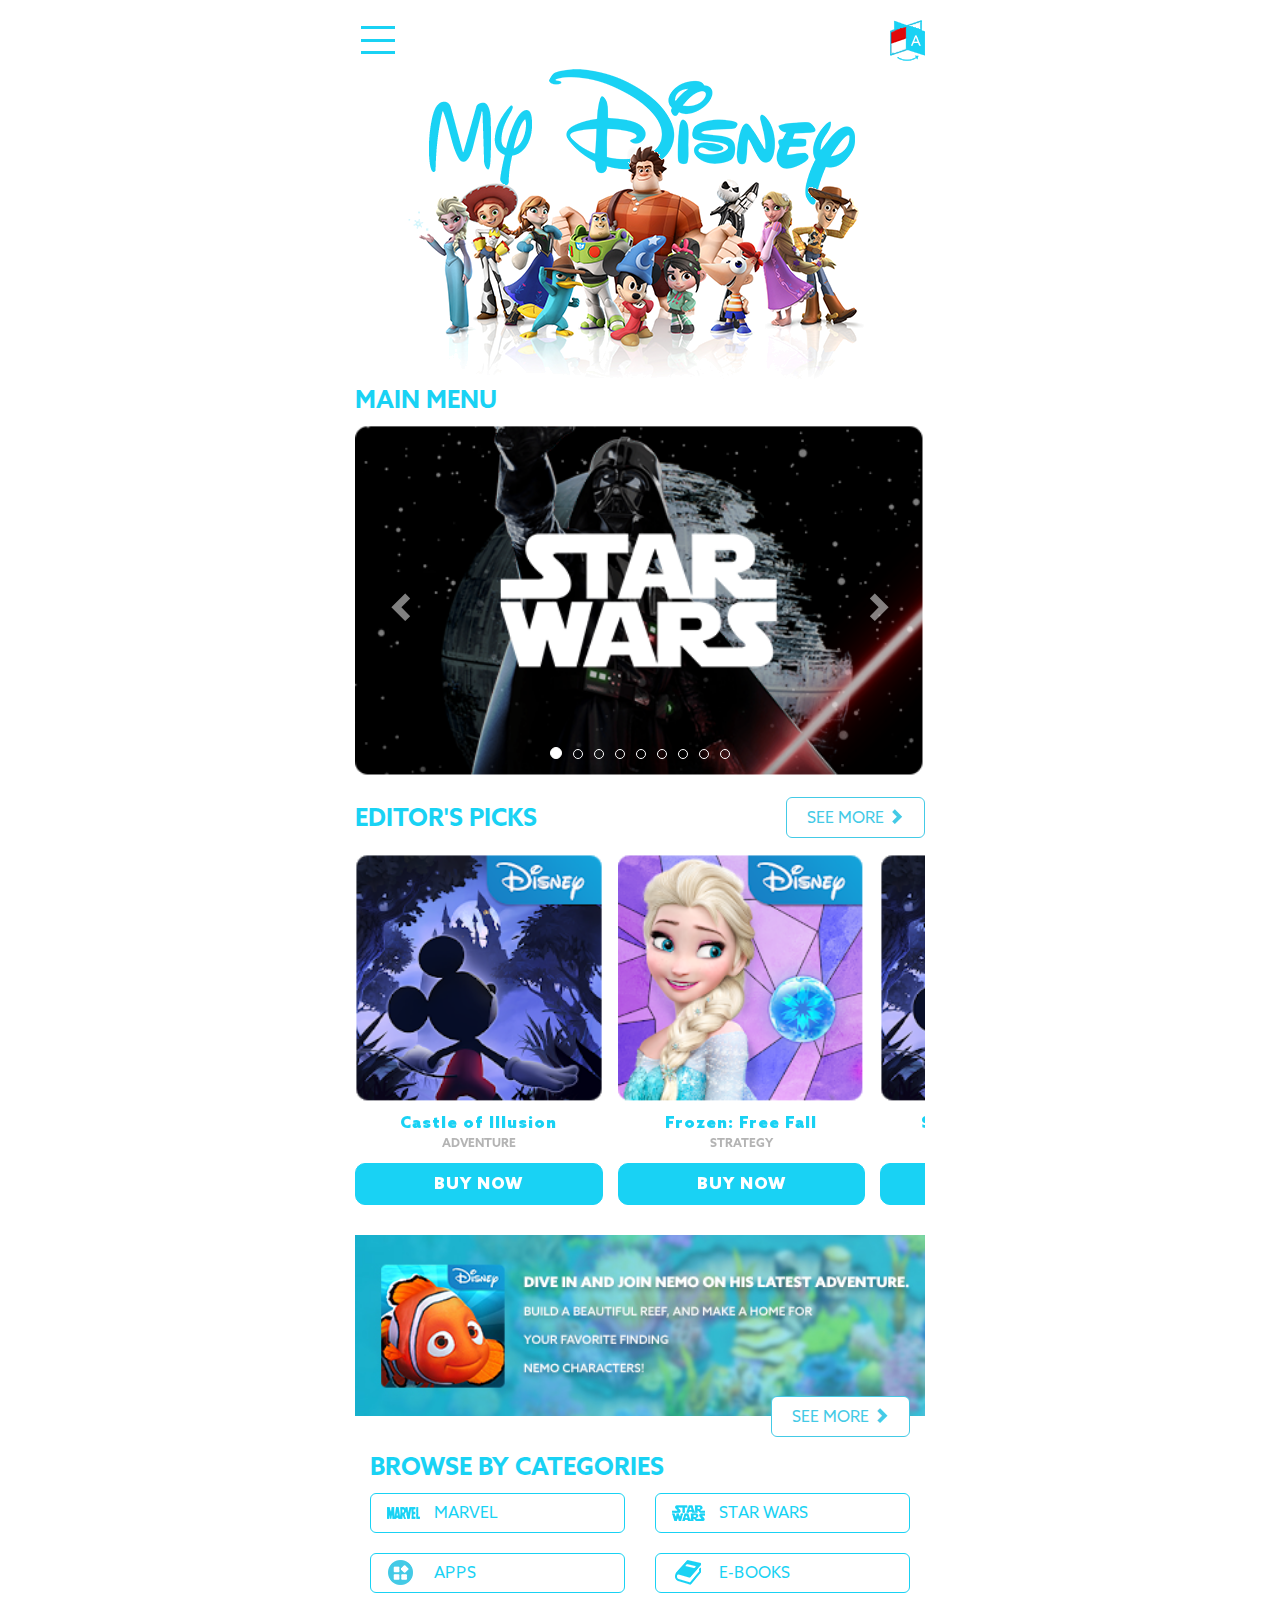
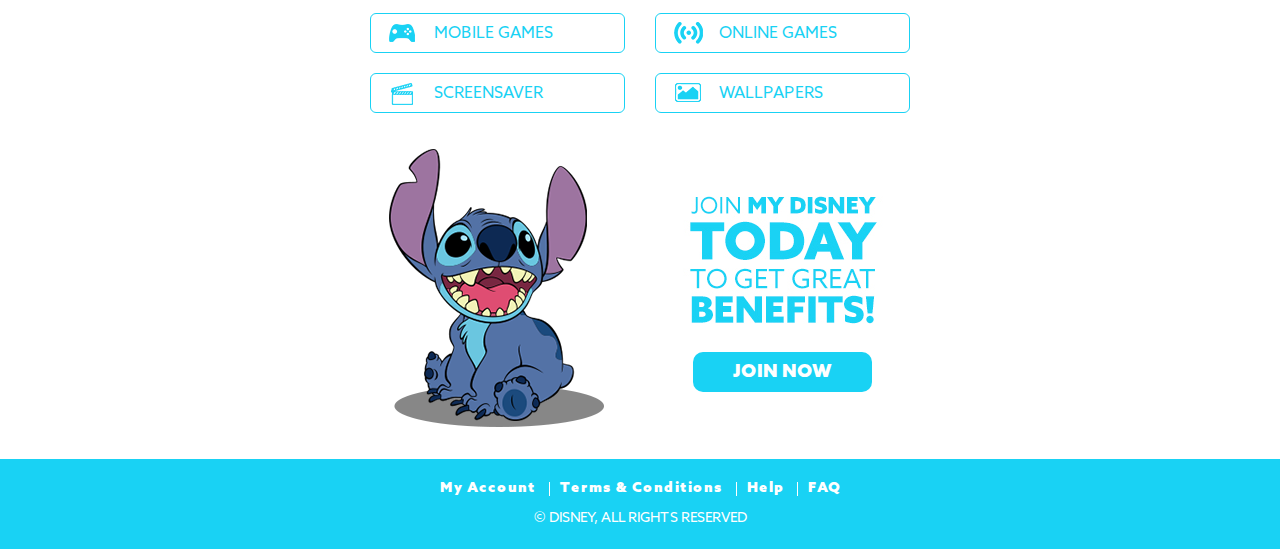
<file: index.html>
<!DOCTYPE html>
<html lang="en">
  <head>
    <meta charset="utf-8"/>
    <meta http-equiv="X-UA-Compatible" content="IE=edge"/>
    <meta name="viewport" content="width=device-width, initial-scale=1"/>
    <title>My Disney</title>
	<link rel="shortcut icon" href="img/favicon.ico" type="image/x-icon">
    <link href="css/bootstrap.min.css" rel="stylesheet"/>
	<link rel="stylesheet" href="css/owl.carousel.min.css"/>
	<link rel="stylesheet" href="css/owl.theme.default.min.css"/>
	<link rel="stylesheet" href="css/font-awesome.css"/>
	<link rel="stylesheet" href="css/style.css"/>
	<link rel="stylesheet" href="css/responsive.css"/>

  </head>
  <body>
    <header id="header8el" class="headDumm">
		<div class="container">
			<button class="burger-bar" data-toggle="modal" data-target="#popup-burgerbar"><img src="img/hamburger-bar.png" alt=""/></button>
			<div class="pull-right ">
				<button class="language"><img src="img/icon-language.png" alt=""/></button>
			</div>
			<div class="language-option">
				<ul>
					<li style="text-align:left;"><a href="#" class="active">ENGLISH </a></li>
					<li><a href="#">INDONESIAN  </a></li>
					<li style="text-align:right;"><a href="#">UNICODE </a></li>
					<li style="text-align:left;"><a href="#">ZAWGY </a></li>
					<li><a href="#">THAI </a></li>
					<li style="text-align:right;"><a href="#">TAGALOG </a></li>
				</ul>
			</div>
		</div>
		
	</header>
	<div class="container">
		<div id="mainBanner" class="mainBanner">
			<img src="img/banner-disney.png" class="img-responsive" alt="">
		</div>
		
		<h2>MAIN MENU</h2>
		<div id="myCarouselHome" class="carousel slide" data-ride="carousel">
			<ol class="carousel-indicators">
				<li data-target="#myCarouselHome" data-slide-to="0" class="active"></li>
				<li data-target="#myCarouselHome" data-slide-to="1"></li>
				<li data-target="#myCarouselHome" data-slide-to="2"></li>
				<li data-target="#myCarouselHome" data-slide-to="3"></li>
				<li data-target="#myCarouselHome" data-slide-to="4"></li>
				<li data-target="#myCarouselHome" data-slide-to="5"></li>
				<li data-target="#myCarouselHome" data-slide-to="6"></li>
				<li data-target="#myCarouselHome" data-slide-to="7"></li>
				<li data-target="#myCarouselHome" data-slide-to="8"></li>
			</ol>
			<div class="carousel-inner">
				<div class="item active">
					<a href="page-starwars.html"><img class="img-responsive" src="img/slide-banner-starwars.png" alt="Starwars"></a>
				</div>
				<div class="item">
					<a href="page-marvel.html"><img class="img-responsive" src="img/slide-banner-marvel.png" alt="Marvin"></a>
				</div>
				<div class="item">
					<a href="#"> <img class="img-responsive" src="img/slide-banner-apps.png" alt="Apps"></a>
				</div>
				<div class="item">
				  <a href="#"> <img class="img-responsive" src="img/slide-banner-ebooks.png" alt="Ebook"></a>
				</div>
				<div class="item">
				  <a href="#"> <img class="img-responsive" src="img/slide-banner-mobile-games.png" alt="Mobile Games"></a>
				</div>
				<div class="item">
				  <a href="#"> <img class="img-responsive" src="img/slide-banner-online-games.png" alt="Online Games"></a>
				</div>
				<div class="item">
				  <a href="#"> <img class="img-responsive" src="img/slide-banner-screen-saver.png" alt="Screen Saver"></a>
				</div>
				<div class="item">
				  <a href="#"> <img class="img-responsive" src="img/slide-banner-wallpaper.png" alt="Wallpaper"></a>
				</div>
			</div>
			
			<a class="carousel-control left" href="#myCarouselHome" data-slide="prev">
				<span class="glyphicon glyphicon-chevron-left"></span>
			</a>
			<a class="carousel-control right" href="#myCarouselHome" data-slide="next">
				<span class="glyphicon glyphicon-chevron-right"></span>
			</a>
		</div>
		
		<h2>
			EDITOR'S PICKS
			<a href="#" class="btn-see-more">SEE MORE <span class="glyphicon glyphicon-chevron-right"></span></a>
		</h2>
		<div id="editor-pick" class="owl-carousel editor-pick owl-theme">
			<div class="item">
				<a href="game-detail.html" class="img-slide"><img src="img/Disney_Portal_Home_Castel.png" alt=""/></a>
				<div class="slideDesc">
					<a href="game-detail.html" class="slide-title">Castle of Illusion</a>
					ADVENTURE
					<a href="game-detail.html" class="btn-buy">BUY NOW</a>
				</div>
			</div>
			<div class="item">
				<a href="game-detail.html" class="img-slide"><img src="img/Disney_Portal_Home_Frozen.png" alt=""/></a>
				<div class="slideDesc">
					<a href="game-detail.html" class="slide-title">Frozen: Free Fall</a>
					STRATEGY
					<a href="game-detail.html" class="btn-buy">BUY NOW</a>
				</div>
			</div>
			<div class="item">
				<a href="game-detail.html" class="img-slide"><img src="img/Disney_Portal_Home_Castel.png" alt=""/></a>
				<div class="slideDesc">
					<a href="game-detail.html" class="slide-title">Star Wars Assault</a>
					RPG
					<a href="game-detail.html" class="btn-buy">BUY NOW</a>
				</div>
			</div>
			<div class="item">
				<a href="game-detail.html" class="img-slide"><img src="img/Disney_Portal_Home_Frozen.png" alt=""/></a>
				<div class="slideDesc">
					<a href="game-detail.html" class="slide-title">Castle of Illusion</a>
					GAMBLING
					<a href="game-detail.html" class="btn-buy">BUY NOW</a>
				</div>
			</div>
			
		</div>
		
		<div id="addsWrap" class="addsWrap">	
			<img src="img/ads.jpg" alt=""/></a>
			<a href="#" class="btn-see-more">
				SEE MORE <span class="glyphicon glyphicon-chevron-right"></span>
			</a>
			
		</div>
		
		<div id="browse-categories" class="browse-categories">
			<div class="col-xs-12 categories-wrap" >
				<h2>BROWSE BY CATEGORIES</h2>
				<div class="row">
					<div class="col-xs-6 col-category">
						<a href="#">
							<span><img src="img/category-marvel.png" alt=""/></span> MARVEL
						</a>
					</div>
					<div class="col-xs-6 col-category">
						<a href="#"><span><img src="img/category-starWars.png" alt=""/></span> STAR WARS</a>
					</div>
					<div class="col-xs-6 col-category">
						<a href="#"><span><img src="img/category-apps.png" alt=""/></span> APPS</a>
					</div>
					<div class="col-xs-6 col-category">
						<a href="#"><span><img src="img/category-ebook.png" alt=""/></span> E-BOOKS</a>
					</div>
					<div class="col-xs-6 col-category">
						<a href="category-mobgame.html"><span><img src="img/category-mobileGames.png" alt=""/></span> MOBILE GAMES</a>
					</div>
					<div class="col-xs-6 col-category">
						<a href="#"><span><img src="img/category-onlineGames.png" alt=""/></span> ONLINE GAMES</a>
					</div>
					<div class="col-xs-6 col-category">
						<a href="#"><span><img src="img/category-screenSaver.png" alt=""/></span> SCREENSAVER</a>
					</div>
					<div class="col-xs-6 col-category">
						<a href="#"><span><img src="img/category-wallpaper.png" alt=""/></span> WALLPAPERS</a>
					</div>
				</div>
			</div>
			
			<div class="clearfix"></div>
		</div>
		
		<div id="joinBen" class="joinBen">
			<div class="col-xs-6 col-jn">
				<img src="img/image-sq.png" class="img-responsive" alt=""/>
			</div>
			<div class="col-xs-6 col-jn">
				<img src="img/join-image.jpg" class="img-responsive" alt=""/>
				<a href="benefit.html">JOIN NOW </a>
			</div>
			
			<div class="clearfix"></div>
		</div>
		
	</div> <!-- Container -->
	
	<div class="modal fade popup-burgerbar" id="popup-burgerbar" tabindex="-1" role="dialog" aria-labelledby="myModalLabel">
		<div class="modal-dialog" role="document">
			<div class="modal-content">
				<div class="modal-header">
					<button type="button" class="close" data-dismiss="modal" aria-label="Close"><span aria-hidden="true">&times;</span></button>
					<img src="img/logo-disney.png" alt=""/>
				</div>
				<div class="modal-body">
					<div class="input-group search-bar">
					  <span class="input-group-btn">
						<button class="btn" type="button">
							<span class="glyphicon glyphicon-search"></span>
						</button>
					  </span>
					  <form><input type="text" class="form-control autocomplete" id="autocomplete" placeholder="Search My Disney..."></form>
					</div><!-- /input-group -->
					
					<div class="col-nav">
						<ul class="regisPart">
							<li><a href="login.html">LOGIN</a></li>
							<li><a href="#">JOIN MY DISNEY</a></li>
						</ul>
					</div>
					
					<ul class="nav-stacked acc-category" id="acc-category">
						<li class="panel"> 
							<a class="accTitle collapsed" data-toggle="collapse" data-parent="#acc-category" href="#marvel">MARVEL</a>
							<ul id="marvel" class="collapse">
								<li><a href="#">Mobile Games</a></li>
								<li><a href="#">Online Games</a></li>
								<li><a href="#">Applications</a></li>
								<li><a href="#">Wallpaper & Screensavers</a></li>
							</ul>
						  
						</li>
						<li class="panel"> 
							<a class="accTitle collapsed" data-toggle="collapse" data-parent="#acc-category" href="#starwars">STAR WARS</a>
							<ul id="starwars" class="collapse">
								<li><a href="#">Mobile Games</a></li>
								<li><a href="#">Online Games</a></li>
								<li><a href="#">Applications</a></li>
								<li><a href="#">Wallpaper & Screensavers</a></li>
							</ul>
						</li>
						<li class="panel"> 
							<a class="accTitle collapsed" data-toggle="collapse" data-parent="#acc-category" href="#frozen">FROZEN</a>
							<ul id="frozen" class="collapse">
								<li><a href="#">Mobile Games</a></li>
								<li><a href="#">Online Games</a></li>
								<li><a href="#">Applications</a></li>
								<li><a href="#">Wallpaper & Screensavers</a></li>
							</ul>
						</li>
					</ul>
					
				</div>
			  
			</div>
		</div>
	</div>
	
	
	<footer id="footer">
		<div class="container">
			<div class="bottom-menu"> 
				<a href="my-account.html">My Account</a>
				<a href="#">Terms & Conditions </a>
				<a href="#">Help</a>
				<a href="#">FAQ </a>
			</div>
			<div class="copyright">
				© Disney, All Rights ReserveD
			</div>
		</div>
	</footer>
	
    <script src="https://ajax.googleapis.com/ajax/libs/jquery/1.12.4/jquery.min.js"></script>
    <script src="https://maxcdn.bootstrapcdn.com/bootstrap/3.3.7/js/bootstrap.min.js"></script>
	<script src="js/owl.carousel.min.js"></script>
	<script src="js/autocomplete.min.js"></script>
	<script src="js/autocomplete-data.js"></script>
	<script>
		
		$(".language").click(function(){
			$(".language-option").slideToggle(80);
		});
		
		$('#editor-pick').owlCarousel({
			items:2,
			nav: false,
			dots:false,
			margin:15,
			stagePadding:30,
			smartSpeed:450
		});
	</script>
	
  </body>
</html>
</file>
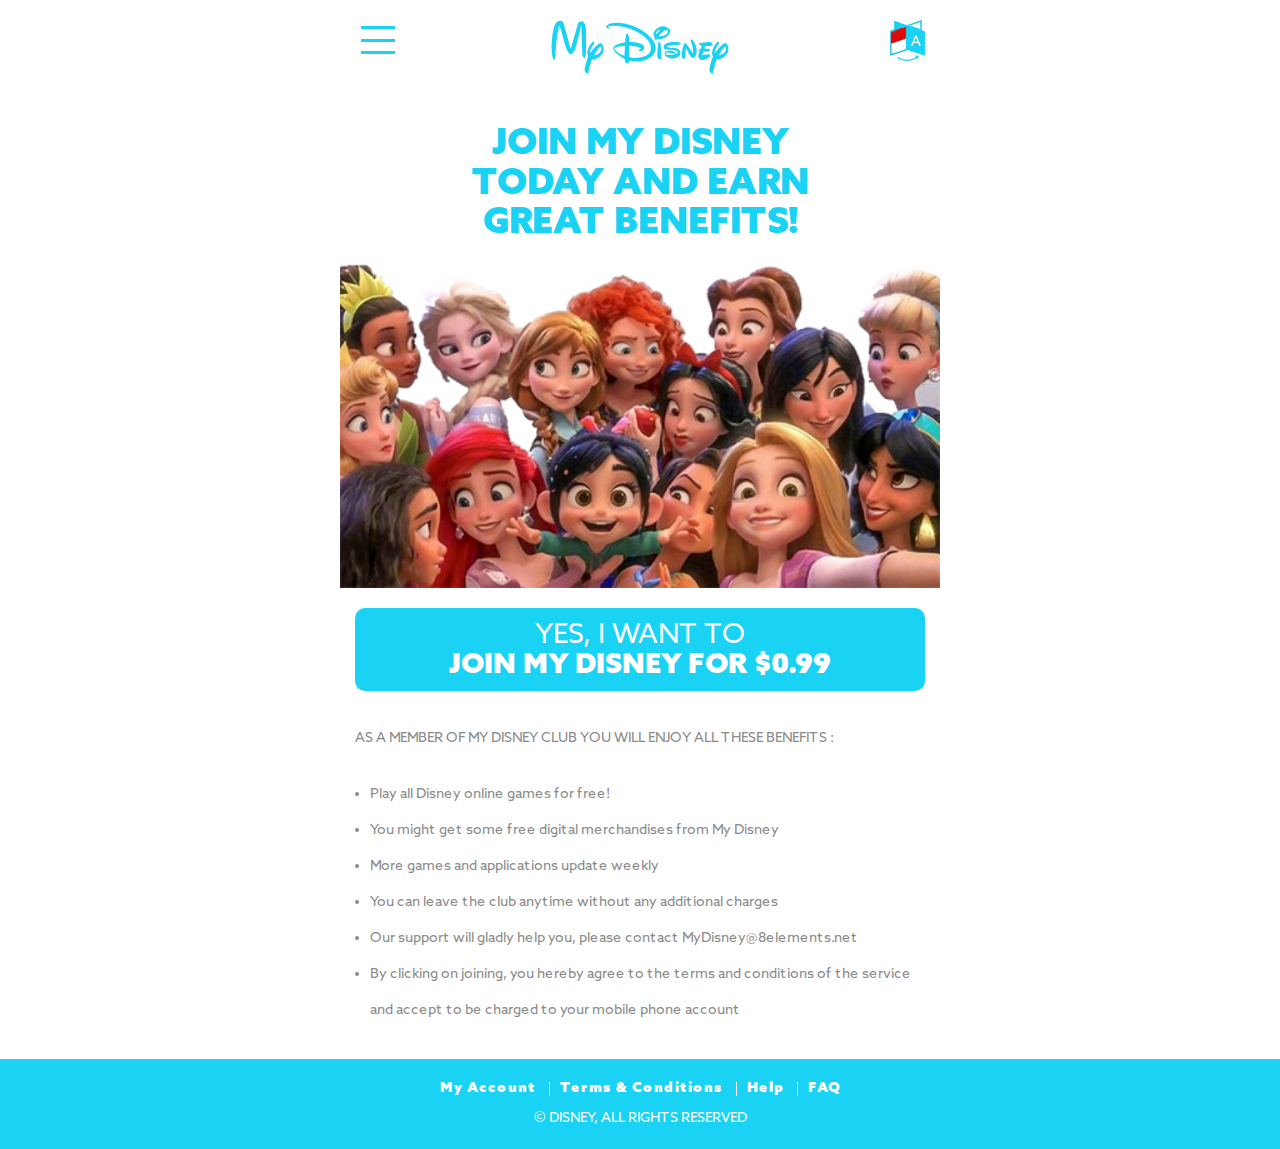
<file: benefit.html>
<!DOCTYPE html>
<html lang="en">
  <head>
    <meta charset="utf-8"/>
    <meta http-equiv="X-UA-Compatible" content="IE=edge"/>
    <meta name="viewport" content="width=device-width, initial-scale=1"/>
    <title>My Disney</title>
	<link rel="shortcut icon" href="img/favicon.ico" type="image/x-icon">
    <link href="css/bootstrap.min.css" rel="stylesheet"/>
	<link rel="stylesheet" href="css/owl.carousel.min.css"/>
	<link rel="stylesheet" href="css/owl.theme.default.min.css"/>
	<link rel="stylesheet" href="css/font-awesome.css"/>
	<link rel="stylesheet" href="css/style.css"/>
	<link rel="stylesheet" href="css/responsive.css"/>

  </head>
  <body>
    <header id="header8el" class="headDumm">
		<div class="container">
			<div class="col-xs-2 no-pad">
				<button class="burger-bar" data-toggle="modal" data-target="#popup-burgerbar">
					<img src="img/hamburger-bar.png" alt=""/>
				</button>
			</div>
			<div class="col-xs-8 no-pad logo-blue">
				<a href="index.html"><img src="img/logo-disney-blue.png" class="img-responsive" alt=""/></a>
			</div>
			<div class="col-xs-2 no-pad">
				<button class="language"><img src="img/icon-language.png" alt=""/></button>
			</div>
			<div class="clearfix"></div>
			<div class="language-option">
				<ul>
					<li style="text-align:left;"><a href="#" class="active">ENGLISH </a></li>
					<li><a href="#">INDONESIAN  </a></li>
					<li style="text-align:right;"><a href="#">UNICODE </a></li>
					<li style="text-align:left;"><a href="#">ZAWGY </a></li>
					<li><a href="#">THAI </a></li>
					<li style="text-align:right;"><a href="#">TAGALOG </a></li>
				</ul>
			</div>
		</div>
		
	</header>
	<div class="container benefitPage">
		<h2 class="titCenter">
			JOIN MY DISNEY<br/>
			TODAY AND EARN<br/>
			GREAT BENEFITS!
		</h2>
		<div class="benefit-banner">
			<div class="row">
				<img src="img/benefit-banner.jpg" alt="" class="img-responsive"/>
			</div>
		</div>
		
		<button type="button" class="btn-benefit-join" data-toggle="modal" data-target="#popup-join-to-disney">
			YES, I WANT TO
			<strong>JOIN MY DISNEY FOR $0.99</strong>
		</button>
		<div class="text-benefit">
			<p>AS A MEMBER OF MY DISNEY CLUB YOU WILL ENJOY ALL THESE BENEFITS : </p>
			<ul>
				<li>Play all Disney online games for free!</li>
				<li>You might get some free digital merchandises from My Disney</li>
				<li>More games and applications update weekly</li>
				<li>You can leave the club anytime without any additional charges</li>
				<li>Our support will gladly help you, please contact MyDisney@8elements.net</li>
				<li>By clicking on joining, you hereby agree to the terms and conditions of the service and accept to be charged to your mobile phone account</li>
			</ul>
			
		</div>
		
	</div> <!-- Container -->
	
	<!-- Popup JOIN TO DISNEY -->
	<div class="modal fade popup-oth" id="popup-join-to-disney" tabindex="-1">
		<div class="modal-dialog" role="document">
			<div class="modal-content">
				<div class="modal-header">
					<button type="button" class="close" data-dismiss="modal" aria-label="Close"><span aria-hidden="true">&times;</span></button>
				</div>
				<div class="modal-body">
					<h3 class="ttl-join">JOIN MY DISNEY!</h3>
					<img src="img/mickey_mouse.png" class="img_join" alt=""/>
					<p>
						Do you want to join <strong>My Disney</strong> for $”0.99”?”
					</p>
					<div class="btn-double">
						<button type="button" class="btn-wider-join" data-toggle="modal" data-target="#popup-join-to-congrat" data-dismiss="modal">
							YES, CHARGE ME
							<strong>$ 0.99</strong>
						</button>
						<button type="button" class="btn-wider-join no-bg" data-toggle="modal" data-target="#popup-join-to-congrat" data-dismiss="modal">
							<strong>MAYBE LATER</strong>
						</button>
						
					</div>
					<div class="clearfix"></div>
				</div>
			  
			</div>
		</div>
	</div>
	
	<!-- Popup JOIN CONGRATULATIONS -->
	<div class="modal fade popup-oth" id="popup-join-to-congrat" tabindex="-1">
		<div class="modal-dialog" role="document">
			<div class="modal-content">
				<div class="modal-header">
					<button type="button" class="close" data-dismiss="modal" aria-label="Close"><span aria-hidden="true">&times;</span></button>
				</div>
				<div class="modal-body">
					<h3 class="ttl-join">CONGRATULATIONS!</h3>
					<img src="img/mickey_mouse.png" class="img_join" alt=""/>
					<p>
						You are now a part of the magical world of.<br/>
						My Disney. Let’s explore further together! 
					</p>
					<button type="button" class="btn-wider-join" >
						CONTINUE TO
						<strong>MY DISNEY!</strong>
					</button>
					<div class="clearfix"></div>
				</div>
			  
			</div>
		</div>
	</div>
	
	<!-- Popup Burgerbar -->
	<div class="modal fade popup-burgerbar" id="popup-login" tabindex="-1" role="dialog" aria-labelledby="myModalLabel">
		<div class="modal-dialog" role="document">
			<div class="modal-content">
				<div class="modal-header">
					<button type="button" class="close" data-dismiss="modal" aria-label="Close"><span aria-hidden="true">&times;</span></button>
					<img src="img/logo-disney.png" alt=""/>
				</div>
				<div class="modal-body">
					<div class="input-group search-bar">
					  <span class="input-group-btn">
						<button class="btn" type="button">
							<span class="glyphicon glyphicon-search"></span>
						</button>
					  </span>
					  <form><input type="text" class="form-control autocomplete2" id="autocomplete" placeholder="Search My Disney..."></form>
					</div><!-- /input-group -->
					
					<div class="imgProfile">
						<div class="imgProfileUser">
							<a href="#" style="background-image:url(img/image-sq.png);"></a>
						</div>
						<div class="imgProfileUserDetail">
							<strong>WELCOME,</strong>
							<a href="#">Username !</a>
							Have you seen the latest games?
						</div>
						<div class="clearfix"></div>
					</div>
					
					<div class="col-nav">
						<ul class="regisPart">
							<li><a href="my-profile.html">MY PROFILE</a></li>
							<li><a href="my-stash.html">MY STASH</a></li>
							<li><a href="index.html">LOGOUT</a></li>
						</ul>
					</div>
					
					<ul class="nav-stacked acc-category" id="acc-category2">
						<li class="panel"> 
							<a class="accTitle collapsed" data-toggle="collapse" data-parent="#acc-category2" href="#marvel2">MARVEL</a>
							<ul id="marvel2" class="collapse">
								<li><a href="#">Mobile Games</a></li>
								<li><a href="#">Online Games</a></li>
								<li><a href="#">Applications</a></li>
								<li><a href="#">Wallpaper & Screensavers</a></li>
							</ul>
						  
						</li>
						<li class="panel"> 
							<a class="accTitle collapsed" data-toggle="collapse" data-parent="#acc-category2" href="#starwars2">STAR WARS</a>
							<ul id="starwars2" class="collapse">
								<li><a href="#">Mobile Games</a></li>
								<li><a href="#">Online Games</a></li>
								<li><a href="#">Applications</a></li>
								<li><a href="#">Wallpaper & Screensavers</a></li>
							</ul>
						</li>
						<li class="panel"> 
							<a class="accTitle collapsed" data-toggle="collapse" data-parent="#acc-category2" href="#frozen2">FROZEN</a>
							<ul id="frozen2" class="collapse">
								<li><a href="#">Mobile Games</a></li>
								<li><a href="#">Online Games</a></li>
								<li><a href="#">Applications</a></li>
								<li><a href="#">Wallpaper & Screensavers</a></li>
							</ul>
						</li>
					</ul>
					
				</div>
			  
			</div>
		</div>
	</div>
	
	<div class="modal fade popup-burgerbar" id="popup-burgerbar" tabindex="-1" role="dialog" aria-labelledby="myModalLabel">
		<div class="modal-dialog" role="document">
			<div class="modal-content">
				<div class="modal-header">
					<button type="button" class="close" data-dismiss="modal" aria-label="Close"><span aria-hidden="true">&times;</span></button>
					<img src="img/logo-disney.png" alt=""/>
				</div>
				<div class="modal-body">
					<div class="input-group search-bar">
					  <span class="input-group-btn">
						<button class="btn" type="button">
							<span class="glyphicon glyphicon-search"></span>
						</button>
					  </span>
					  <form><input type="text" class="form-control autocomplete" id="autocomplete" placeholder="Search My Disney..."></form>
					</div><!-- /input-group -->
					
					<div class="col-nav">
						<ul class="regisPart">
							<li><a href="login.html">LOGIN</a></li>
							<li><a href="#">JOIN MY DISNEY</a></li>
						</ul>
					</div>
					
					<ul class="nav-stacked acc-category" id="acc-category">
						<li class="panel"> 
							<a class="accTitle collapsed" data-toggle="collapse" data-parent="#acc-category" href="#marvel">MARVEL</a>
							<ul id="marvel" class="collapse">
								<li><a href="#">Mobile Games</a></li>
								<li><a href="#">Online Games</a></li>
								<li><a href="#">Applications</a></li>
								<li><a href="#">Wallpaper & Screensavers</a></li>
							</ul>
						  
						</li>
						<li class="panel"> 
							<a class="accTitle collapsed" data-toggle="collapse" data-parent="#acc-category" href="#starwars">STAR WARS</a>
							<ul id="starwars" class="collapse">
								<li><a href="#">Mobile Games</a></li>
								<li><a href="#">Online Games</a></li>
								<li><a href="#">Applications</a></li>
								<li><a href="#">Wallpaper & Screensavers</a></li>
							</ul>
						</li>
						<li class="panel"> 
							<a class="accTitle collapsed" data-toggle="collapse" data-parent="#acc-category" href="#frozen">FROZEN</a>
							<ul id="frozen" class="collapse">
								<li><a href="#">Mobile Games</a></li>
								<li><a href="#">Online Games</a></li>
								<li><a href="#">Applications</a></li>
								<li><a href="#">Wallpaper & Screensavers</a></li>
							</ul>
						</li>
					</ul>
					
				</div>
			  
			</div>
		</div>
	</div>
	
	<footer id="footer">
		<div class="container">
			<div class="bottom-menu"> 
				<a href="my-account.html">My Account</a>
				<a href="#">Terms & Conditions </a>
				<a href="#">Help</a>
				<a href="#">FAQ </a>
			</div>
			<div class="copyright">
				© Disney, All Rights ReserveD
			</div>
		</div>
	</footer>
	
    <script src="https://ajax.googleapis.com/ajax/libs/jquery/1.12.4/jquery.min.js"></script>
    <script src="https://maxcdn.bootstrapcdn.com/bootstrap/3.3.7/js/bootstrap.min.js"></script>
	<script src="js/owl.carousel.min.js"></script>
	<script src="js/autocomplete.min.js"></script>
	<script src="js/autocomplete-data.js"></script>
	<script>
		
		$(".language").click(function(){
			$(".language-option").slideToggle(80);
		});
		
		$(".dropdown-menu li a").click(function(){
			$(this).parents(".dropdown").find('.btn').html($(this).text() + ' <span class="caret"></span>');
			console.log('sdf');
	   });
	</script>
	
  </body>
</html>
</file>
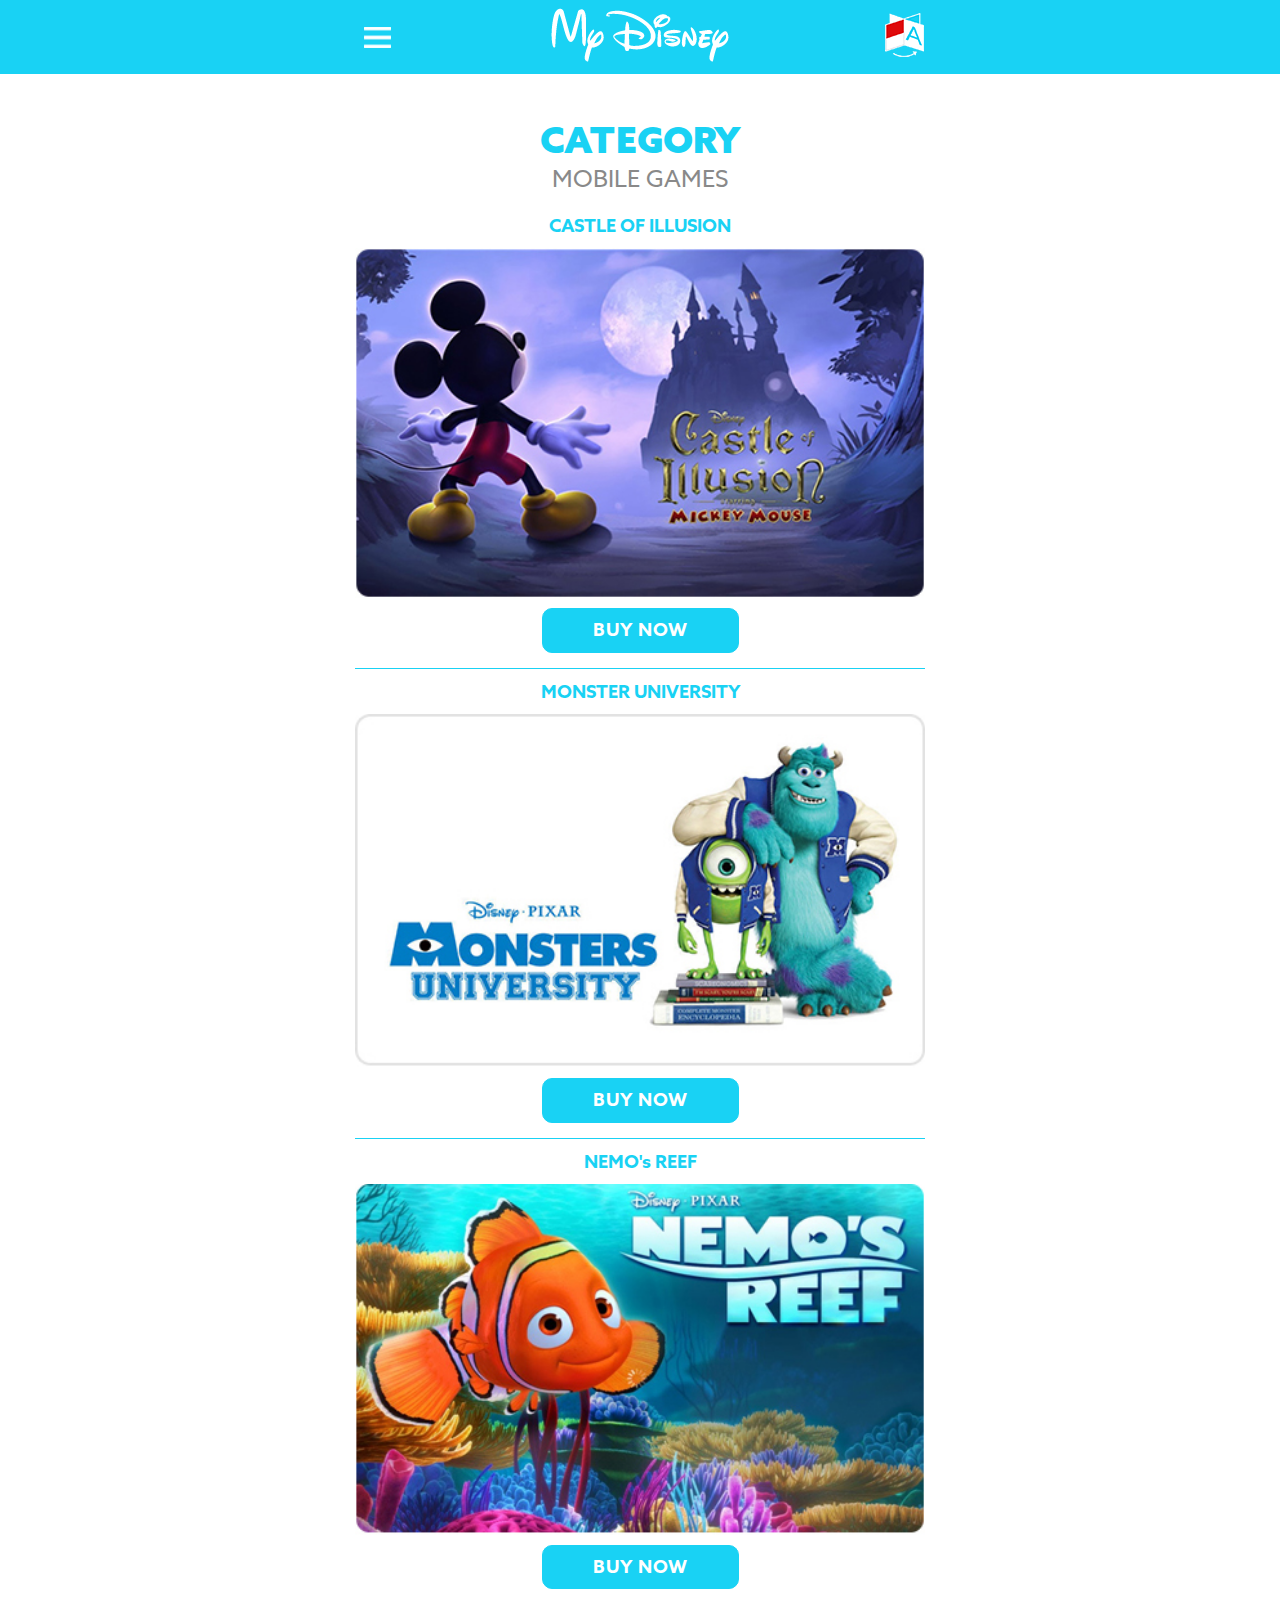
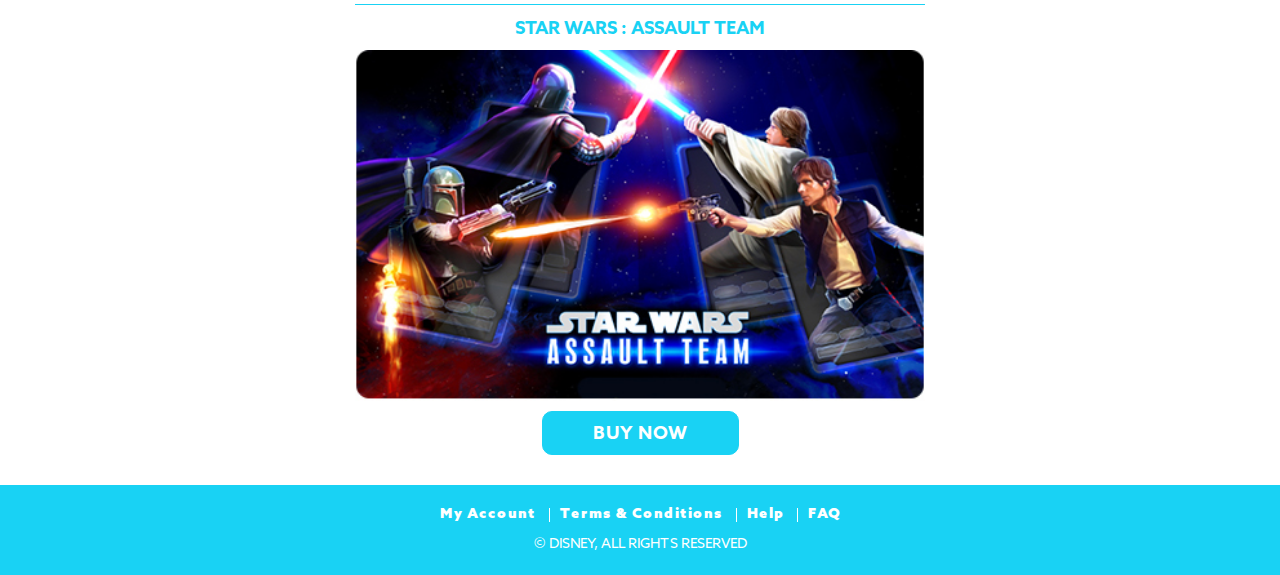
<file: category-mobgame.html>
<!DOCTYPE html>
<html lang="en">
  <head>
    <meta charset="utf-8"/>
    <meta http-equiv="X-UA-Compatible" content="IE=edge"/>
    <meta name="viewport" content="width=device-width, initial-scale=1"/>
    <title>My Disney</title>
	<link rel="shortcut icon" href="img/favicon.ico" type="image/x-icon">
    <link href="css/bootstrap.min.css" rel="stylesheet"/>
	<link rel="stylesheet" href="css/owl.carousel.min.css"/>
	<link rel="stylesheet" href="css/owl.theme.default.min.css"/>
	<link rel="stylesheet" href="css/font-awesome.css"/>
	<link rel="stylesheet" href="css/style.css"/>
	<link rel="stylesheet" href="css/responsive.css"/>

  </head>
  <body>
    <header id="header8el" class="headDefault">
		<div class="container">
			<div class="col-xs-2 no-pad">
				<button class="burger-bar" data-toggle="modal" data-target="#popup-login">
					<img src="img/hamburger-bar-color.png" alt=""/>
				</button>
			</div>
			<div class="col-xs-8 no-pad logo-white">
				<a href="index.html"><img src="img/logo-disney-white.png" class="img-responsive" alt=""/></a>
			</div>
			<div class="col-xs-2 no-pad">
				<button class="language"><img src="img/icon-language-color.png" alt=""/></button>
			</div>
			<div class="clearfix"></div>
			<div class="language-option">
				<ul>
					<li style="text-align:left;"><a href="#" class="active">ENGLISH </a></li>
					<li><a href="#">INDONESIAN  </a></li>
					<li style="text-align:right;"><a href="#">UNICODE </a></li>
					<li style="text-align:left;"><a href="#">ZAWGY </a></li>
					<li><a href="#">THAI </a></li>
					<li style="text-align:right;"><a href="#">TAGALOG </a></li>
				</ul>
			</div>
		</div>
		
	</header>
	<div class="container category-page">
		<h2 class="titCenter">
			CATEGORY
		</h2>
		<div class="category-name">MOBILE GAMES</div>
		
		<div class="category-list">
			<h4>
				CASTLE OF ILLUSION
			</h4>
			<img src="img/category-castle-illusion.jpg" class="img-responsive" alt=""/>
			<button>BUY NOW</button>
		</div>
		<div class="category-list">
			<h4>
				MONSTER UNIVERSITY
			</h4>
			<img src="img/category-monster-univ.jpg" class="img-responsive" alt=""/>
			<button>BUY NOW</button>
		</div>
		<div class="category-list">
			<h4>
				NEMO's REEF
			</h4>
			<img src="img/category-nemo.jpg" class="img-responsive" alt=""/>
			<button>BUY NOW</button>
		</div>
		<div class="category-list">
			<h4>
				STAR WARS : ASSAULT TEAM
			</h4>
			<img src="img/category-starwars.jpg" class="img-responsive" alt=""/>
			<button>BUY NOW</button>
		</div>
		
		
	</div> <!-- Container -->
	
	<div class="modal fade popup-burgerbar" id="popup-login" tabindex="-1" role="dialog" aria-labelledby="myModalLabel">
		<div class="modal-dialog" role="document">
			<div class="modal-content">
				<div class="modal-header">
					<button type="button" class="close" data-dismiss="modal" aria-label="Close"><span aria-hidden="true">&times;</span></button>
					<img src="img/logo-disney.png" alt=""/>
				</div>
				<div class="modal-body">
					<div class="input-group search-bar">
					  <span class="input-group-btn">
						<button class="btn" type="button">
							<span class="glyphicon glyphicon-search"></span>
						</button>
					  </span>
					  <form><input type="text" class="form-control autocomplete2" id="autocomplete" placeholder="Search My Disney..."></form>
					</div><!-- /input-group -->
					
					<div class="imgProfile">
						<div class="imgProfileUser">
							<a href="#" style="background-image:url(img/image-sq.png);"></a>
						</div>
						<div class="imgProfileUserDetail">
							<strong>WELCOME,</strong>
							<a href="#">Username !</a>
							Have you seen the latest games?
						</div>
						<div class="clearfix"></div>
					</div>
					
					<div class="col-nav">
						<ul class="regisPart">
							<li><a href="my-profile.html">MY PROFILE</a></li>
							<li><a href="my-stash.html">MY STASH</a></li>
							<li><a href="" data-toggle="modal" data-target="#popup-logout" data-dismiss="modal">LOGOUT</a></li>
						</ul>
					</div>
					
					<ul class="nav-stacked acc-category" id="acc-category2">
						<li class="panel"> 
							<a class="accTitle collapsed" data-toggle="collapse" data-parent="#acc-category2" href="#marvel2">MARVEL</a>
							<ul id="marvel2" class="collapse">
								<li><a href="#">Mobile Games</a></li>
								<li><a href="#">Online Games</a></li>
								<li><a href="#">Applications</a></li>
								<li><a href="#">Wallpaper & Screensavers</a></li>
							</ul>
						  
						</li>
						<li class="panel"> 
							<a class="accTitle collapsed" data-toggle="collapse" data-parent="#acc-category2" href="#starwars2">STAR WARS</a>
							<ul id="starwars2" class="collapse">
								<li><a href="#">Mobile Games</a></li>
								<li><a href="#">Online Games</a></li>
								<li><a href="#">Applications</a></li>
								<li><a href="#">Wallpaper & Screensavers</a></li>
							</ul>
						</li>
						<li class="panel"> 
							<a class="accTitle collapsed" data-toggle="collapse" data-parent="#acc-category2" href="#frozen2">FROZEN</a>
							<ul id="frozen2" class="collapse">
								<li><a href="#">Mobile Games</a></li>
								<li><a href="#">Online Games</a></li>
								<li><a href="#">Applications</a></li>
								<li><a href="#">Wallpaper & Screensavers</a></li>
							</ul>
						</li>
					</ul>
					
				</div>
			  
			</div>
		</div>
	</div>
	
	<!-- Popup LOGOUT -->
	<div class="modal fade popup-logout" id="popup-logout" tabindex="-1">
		<div class="modal-dialog" role="document">
			<div class="modal-content">
				<div class="modal-body">
					<img src="img/logout-starwars.png" class="img-responsive" alt=""/>
					<div class="btn-anh">
						<div class="col-anh">
							<img src="img/st-cancel.png" alt="" data-dismiss="modal" class="close img-responsive"/>
						</div>
						<div class="col-anh">
							<a href="#"><img src="img/st-click.png" alt="" class="img-responsive"/></a>
						</div>
						<div class="col-anh">
							<a href="index.html"><img src="img/st-logout.png" alt="" class="img-responsive"/></a>
						</div>
					</div>
				</div>
			  
			</div>
		</div>
	</div>
	<footer id="footer">
		<div class="container">
			<div class="bottom-menu"> 
				<a href="my-account.html">My Account</a>
				<a href="#">Terms & Conditions </a>
				<a href="#">Help</a>
				<a href="#">FAQ </a>
			</div>
			<div class="copyright">
				© Disney, All Rights ReserveD
			</div>
		</div>
	</footer>
	
    <script src="https://ajax.googleapis.com/ajax/libs/jquery/1.12.4/jquery.min.js"></script>
    <script src="https://maxcdn.bootstrapcdn.com/bootstrap/3.3.7/js/bootstrap.min.js"></script>
	<script src="js/owl.carousel.min.js"></script>
	<script src="js/autocomplete.min.js"></script>
	<script src="js/autocomplete-data.js"></script>
	<script>
		
		$(".language").click(function(){
			$(".language-option").slideToggle(80);
		});
		
		$(".changeImg").click(function(){
			$("#uploadImgProfile").click();
		});
		
		$(".dropdown-menu li a").click(function(){
			$(this).parents(".dropdown").find('.btn').html($(this).text() + ' <span class="caret"></span>');
			console.log('sdf');
	   });
	</script>
	
  </body>
</html>
</file>
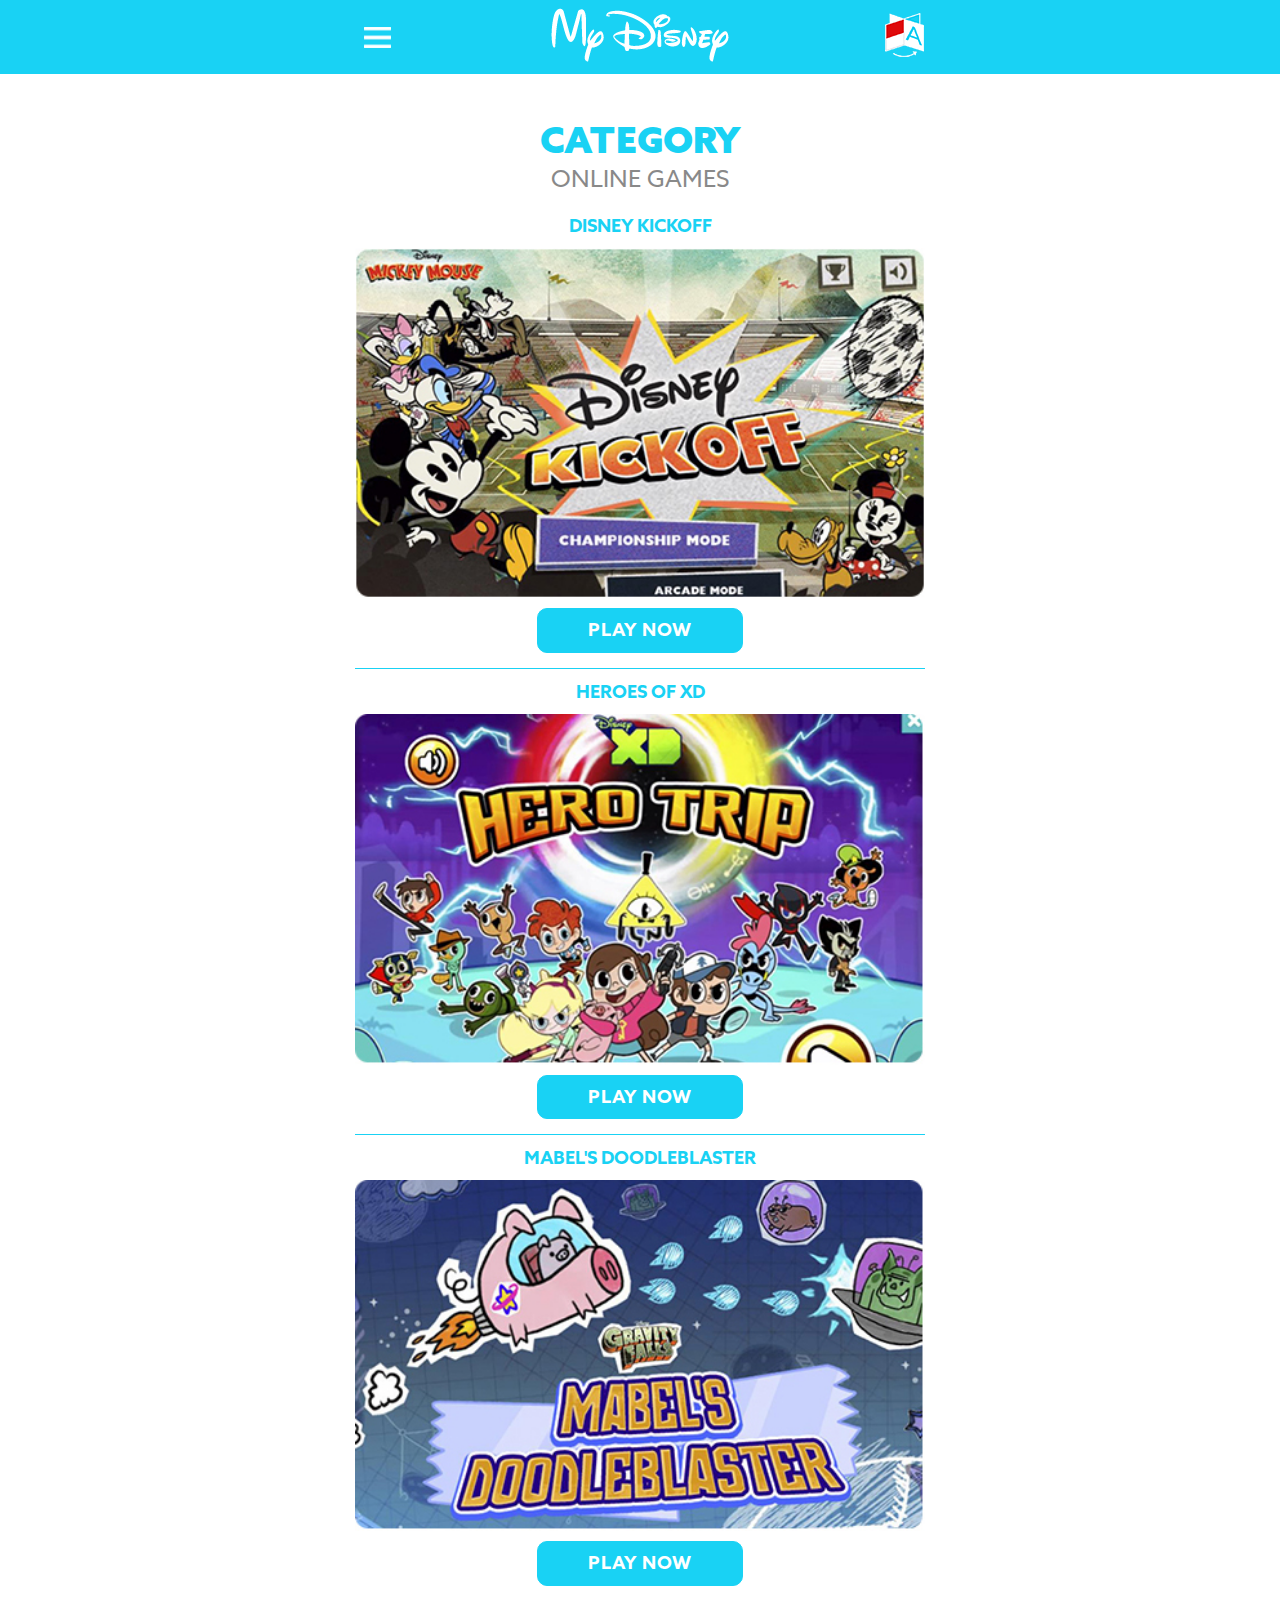
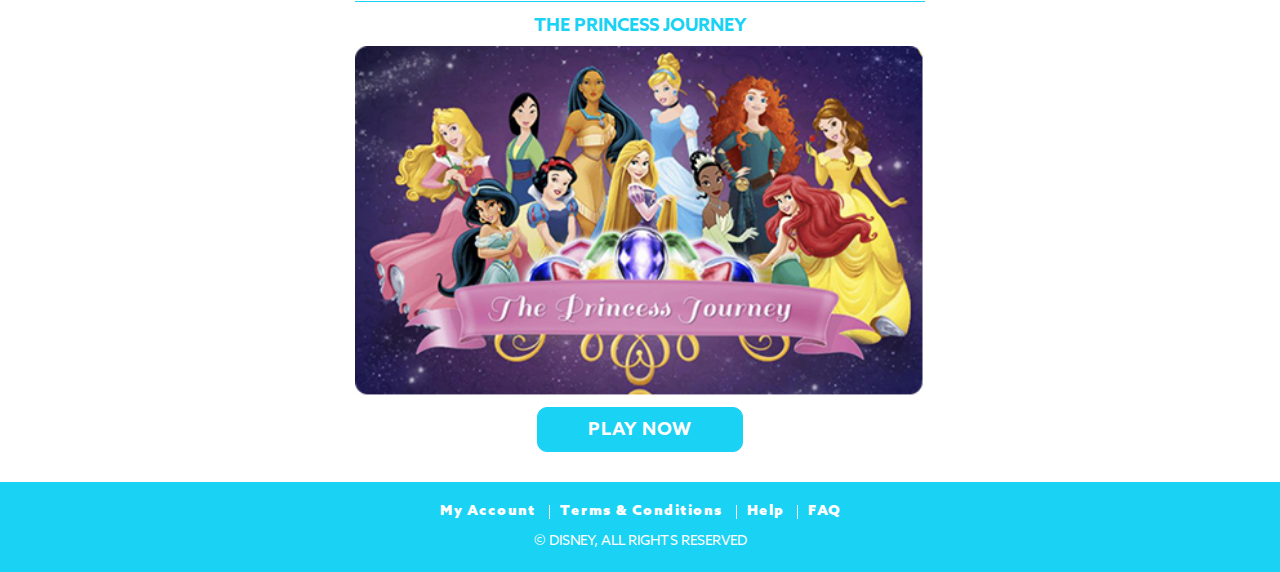
<file: category-olgame.html>
<!DOCTYPE html>
<html lang="en">
  <head>
    <meta charset="utf-8"/>
    <meta http-equiv="X-UA-Compatible" content="IE=edge"/>
    <meta name="viewport" content="width=device-width, initial-scale=1"/>
    <title>My Disney</title>
	<link rel="shortcut icon" href="img/favicon.ico" type="image/x-icon">
    <link href="css/bootstrap.min.css" rel="stylesheet"/>
	<link rel="stylesheet" href="css/owl.carousel.min.css"/>
	<link rel="stylesheet" href="css/owl.theme.default.min.css"/>
	<link rel="stylesheet" href="css/font-awesome.css"/>
	<link rel="stylesheet" href="css/style.css"/>
	<link rel="stylesheet" href="css/responsive.css"/>

  </head>
  <body>
    <header id="header8el" class="headDefault">
		<div class="container">
			<div class="col-xs-2 no-pad">
				<button class="burger-bar" data-toggle="modal" data-target="#popup-login">
					<img src="img/hamburger-bar-color.png" alt=""/>
				</button>
			</div>
			<div class="col-xs-8 no-pad logo-white">
				<a href="index.html"><img src="img/logo-disney-white.png" class="img-responsive" alt=""/></a>
			</div>
			<div class="col-xs-2 no-pad">
				<button class="language"><img src="img/icon-language-color.png" alt=""/></button>
			</div>
			<div class="clearfix"></div>
			<div class="language-option">
				<ul>
					<li style="text-align:left;"><a href="#" class="active">ENGLISH </a></li>
					<li><a href="#">INDONESIAN  </a></li>
					<li style="text-align:right;"><a href="#">UNICODE </a></li>
					<li style="text-align:left;"><a href="#">ZAWGY </a></li>
					<li><a href="#">THAI </a></li>
					<li style="text-align:right;"><a href="#">TAGALOG </a></li>
				</ul>
			</div>
		</div>
		
	</header>
	<div class="container category-page">
		<h2 class="titCenter">
			CATEGORY
		</h2>
		<div class="category-name">ONLINE GAMES</div>
		
		<div class="category-list">
			<h4>
				DISNEY KICKOFF
			</h4>
			<img src="img/category-disney.jpg" class="img-responsive" alt=""/>
			<a href="game-detail-html5.html"><button type="button">PLAY NOW</button></a>
		</div>
		<div class="category-list">
			<h4>
				HEROES OF XD 
			</h4>
			<img src="img/category-heros.jpg" class="img-responsive" alt=""/>
			<a href="game-detail-html5.html"><button>PLAY NOW</button></a>
		</div>
		<div class="category-list">
			<h4>
				MABEL'S DOODLEBLASTER
			</h4>
			<img src="img/category-mabel.jpg" class="img-responsive" alt=""/>
			<a href="game-detail-html5.html"><button>PLAY NOW</button></a>
		</div>
		<div class="category-list">
			<h4>
				THE PRINCESS JOURNEY
			</h4>
			<img src="img/category-the-princes.jpg" class="img-responsive" alt=""/>
			<a href="game-detail-html5.html"><button>PLAY NOW</button></a>
		</div>
		
		
	</div> <!-- Container -->
	
	<div class="modal fade popup-burgerbar" id="popup-login" tabindex="-1" role="dialog" aria-labelledby="myModalLabel">
		<div class="modal-dialog" role="document">
			<div class="modal-content">
				<div class="modal-header">
					<button type="button" class="close" data-dismiss="modal" aria-label="Close"><span aria-hidden="true">&times;</span></button>
					<img src="img/logo-disney.png" alt=""/>
				</div>
				<div class="modal-body">
					<div class="input-group search-bar">
					  <span class="input-group-btn">
						<button class="btn" type="button">
							<span class="glyphicon glyphicon-search"></span>
						</button>
					  </span>
					  <form><input type="text" class="form-control autocomplete2" id="autocomplete" placeholder="Search My Disney..."></form>
					</div><!-- /input-group -->
					
					<div class="imgProfile">
						<div class="imgProfileUser">
							<a href="#" style="background-image:url(img/image-sq.png);"></a>
						</div>
						<div class="imgProfileUserDetail">
							<strong>WELCOME,</strong>
							<a href="#">Username !</a>
							Have you seen the latest games?
						</div>
						<div class="clearfix"></div>
					</div>
					
					<div class="col-nav">
						<ul class="regisPart">
							<li><a href="my-profile.html">MY PROFILE</a></li>
							<li><a href="my-stash.html">MY STASH</a></li>
							<li><a href="" data-toggle="modal" data-target="#popup-logout" data-dismiss="modal">LOGOUT</a></li>
						</ul>
					</div>
					
					<ul class="nav-stacked acc-category" id="acc-category2">
						<li class="panel"> 
							<a class="accTitle collapsed" data-toggle="collapse" data-parent="#acc-category2" href="#marvel2">MARVEL</a>
							<ul id="marvel2" class="collapse">
								<li><a href="#">Mobile Games</a></li>
								<li><a href="#">Online Games</a></li>
								<li><a href="#">Applications</a></li>
								<li><a href="#">Wallpaper & Screensavers</a></li>
							</ul>
						  
						</li>
						<li class="panel"> 
							<a class="accTitle collapsed" data-toggle="collapse" data-parent="#acc-category2" href="#starwars2">STAR WARS</a>
							<ul id="starwars2" class="collapse">
								<li><a href="#">Mobile Games</a></li>
								<li><a href="#">Online Games</a></li>
								<li><a href="#">Applications</a></li>
								<li><a href="#">Wallpaper & Screensavers</a></li>
							</ul>
						</li>
						<li class="panel"> 
							<a class="accTitle collapsed" data-toggle="collapse" data-parent="#acc-category2" href="#frozen2">FROZEN</a>
							<ul id="frozen2" class="collapse">
								<li><a href="#">Mobile Games</a></li>
								<li><a href="#">Online Games</a></li>
								<li><a href="#">Applications</a></li>
								<li><a href="#">Wallpaper & Screensavers</a></li>
							</ul>
						</li>
					</ul>
					
				</div>
			  
			</div>
		</div>
	</div>
	
	<!-- Popup LOGOUT -->
	<div class="modal fade popup-logout" id="popup-logout" tabindex="-1">
		<div class="modal-dialog" role="document">
			<div class="modal-content">
				<div class="modal-body">
					<img src="img/logout-starwars.png" class="img-responsive" alt=""/>
					<div class="btn-anh">
						<div class="col-anh">
							<img src="img/st-cancel.png" alt="" data-dismiss="modal" class="close img-responsive"/>
						</div>
						<div class="col-anh">
							<a href="#"><img src="img/st-click.png" alt="" class="img-responsive"/></a>
						</div>
						<div class="col-anh">
							<a href="index.html"><img src="img/st-logout.png" alt="" class="img-responsive"/></a>
						</div>
					</div>
				</div>
			  
			</div>
		</div>
	</div>
	<footer id="footer">
		<div class="container">
			<div class="bottom-menu"> 
				<a href="my-account.html">My Account</a>
				<a href="#">Terms & Conditions </a>
				<a href="#">Help</a>
				<a href="#">FAQ </a>
			</div>
			<div class="copyright">
				© Disney, All Rights ReserveD
			</div>
		</div>
	</footer>
	
    <script src="https://ajax.googleapis.com/ajax/libs/jquery/1.12.4/jquery.min.js"></script>
    <script src="https://maxcdn.bootstrapcdn.com/bootstrap/3.3.7/js/bootstrap.min.js"></script>
	<script src="js/owl.carousel.min.js"></script>
	<script src="js/autocomplete.min.js"></script>
	<script src="js/autocomplete-data.js"></script>
	<script>
		
		$(".language").click(function(){
			$(".language-option").slideToggle(80);
		});
		
		$(".changeImg").click(function(){
			$("#uploadImgProfile").click();
		});
		
		$(".dropdown-menu li a").click(function(){
			$(this).parents(".dropdown").find('.btn').html($(this).text() + ' <span class="caret"></span>');
			console.log('sdf');
	   });
	</script>
	
  </body>
</html>
</file>
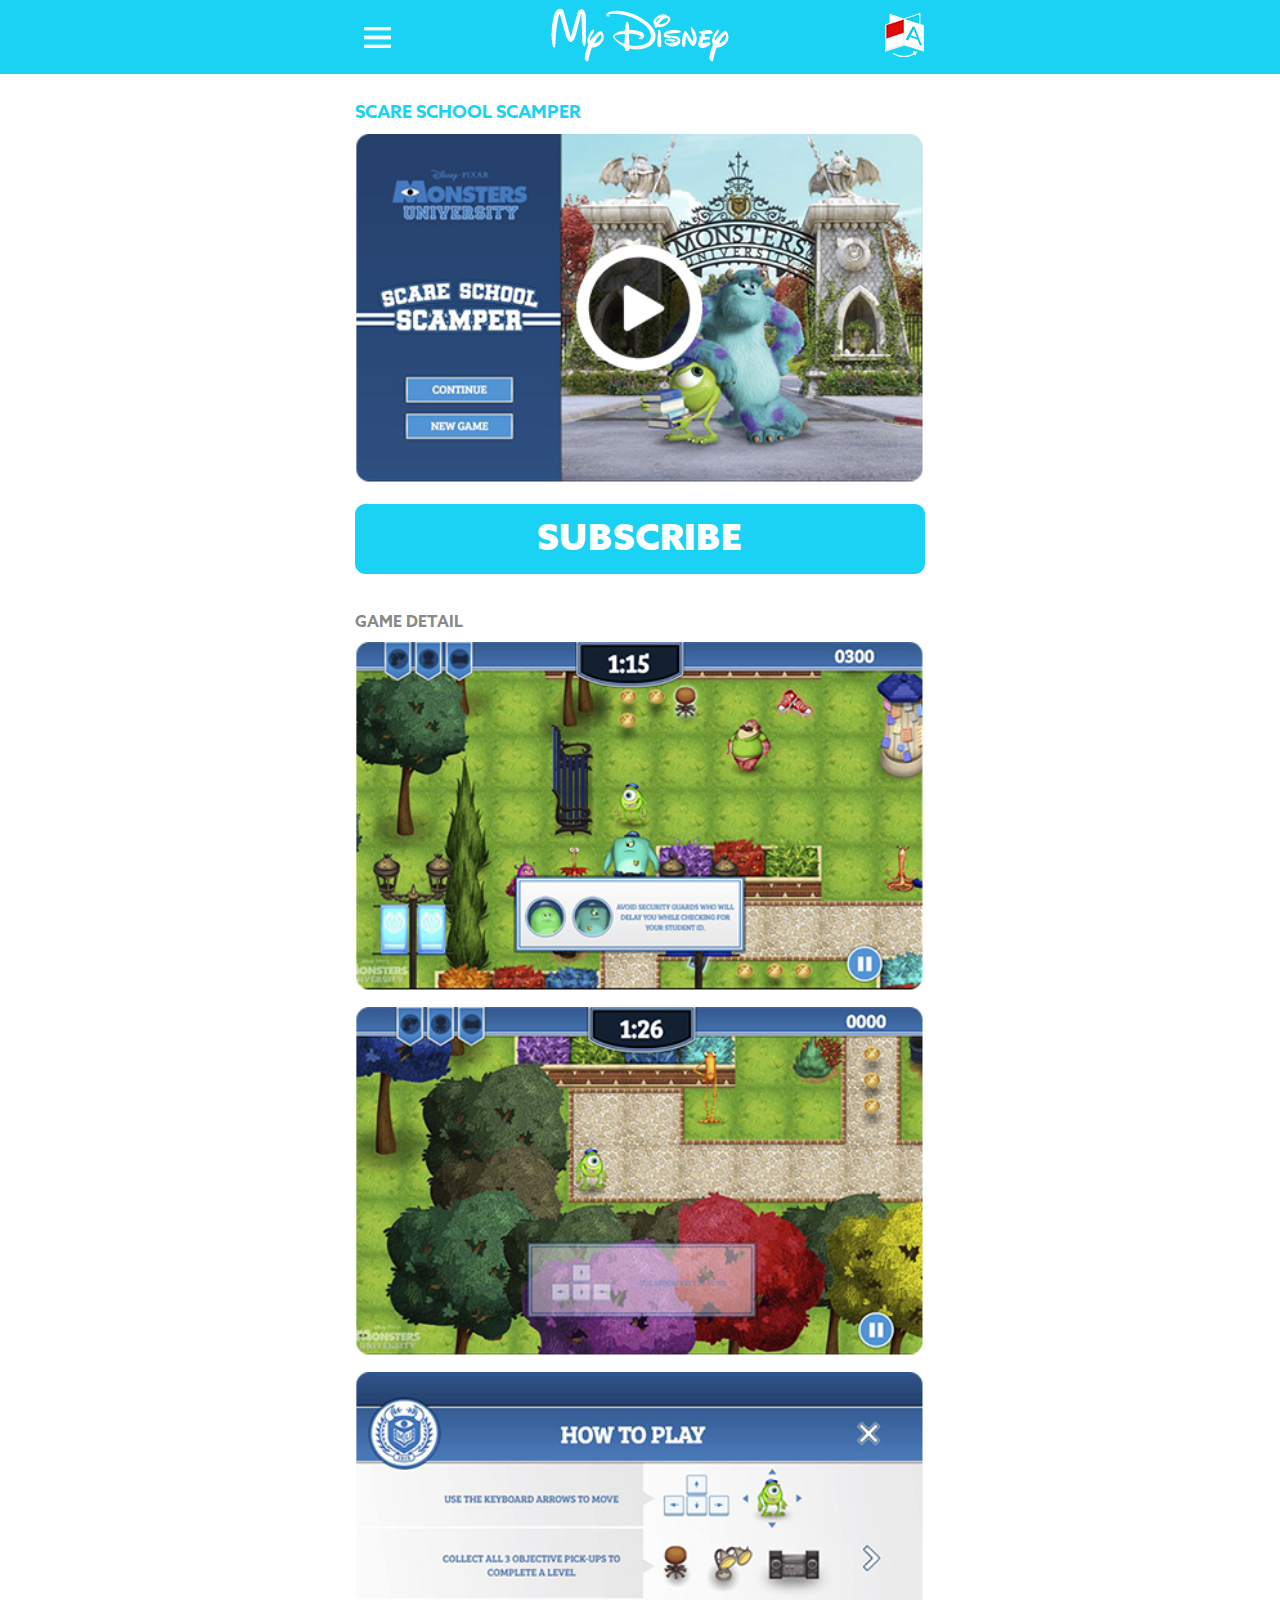
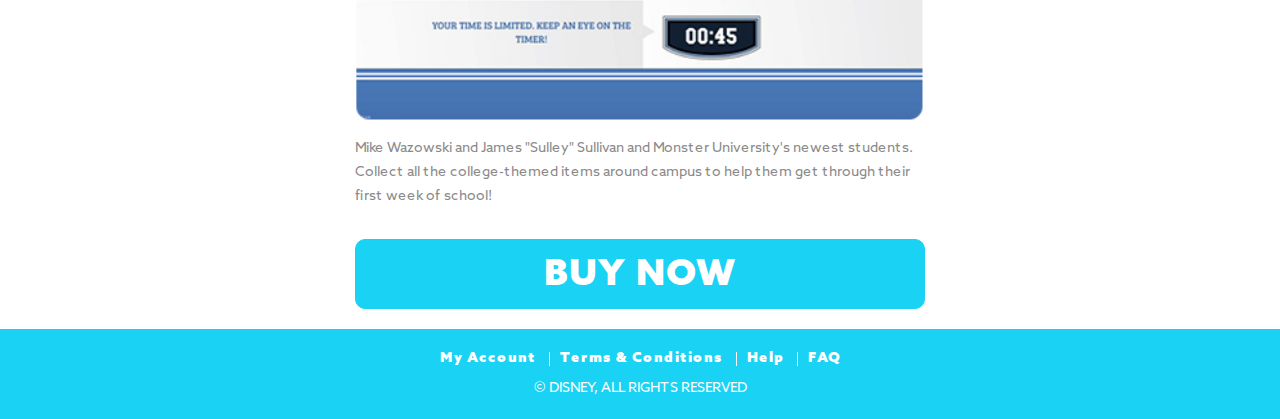
<file: game-detail-html5.html>
<!DOCTYPE html>
<html lang="en">
  <head>
    <meta charset="utf-8"/>
    <meta http-equiv="X-UA-Compatible" content="IE=edge"/>
    <meta name="viewport" content="width=device-width, initial-scale=1"/>
    <title>My Disney</title>
	<link rel="shortcut icon" href="img/favicon.ico" type="image/x-icon">
    <link href="css/bootstrap.min.css" rel="stylesheet"/>
	<link rel="stylesheet" href="css/owl.carousel.min.css"/>
	<link rel="stylesheet" href="css/owl.theme.default.min.css"/>
	<link rel="stylesheet" href="css/font-awesome.css"/>
	<link rel="stylesheet" href="css/style.css"/>
	<link rel="stylesheet" href="css/responsive.css"/>

  </head>
  <body>
    <header id="header8el" class="headDefault">
		<div class="container">
			<div class="col-xs-2 no-pad">
				<button class="burger-bar" data-toggle="modal" data-target="#popup-login">
					<img src="img/hamburger-bar-color.png" alt=""/>
				</button>
			</div>
			<div class="col-xs-8 no-pad logo-white">
				<a href="index.html"><img src="img/logo-disney-white.png" class="img-responsive" alt=""/></a>
			</div>
			<div class="col-xs-2 no-pad">
				<button class="language"><img src="img/icon-language-color.png" alt=""/></button>
			</div>
			<div class="clearfix"></div>
			<div class="language-option">
				<ul>
					<li style="text-align:left;"><a href="#" class="active">ENGLISH </a></li>
					<li><a href="#">INDONESIAN  </a></li>
					<li style="text-align:right;"><a href="#">UNICODE </a></li>
					<li style="text-align:left;"><a href="#">ZAWGY </a></li>
					<li><a href="#">THAI </a></li>
					<li style="text-align:right;"><a href="#">TAGALOG </a></li>
				</ul>
			</div>
		</div>
		
	</header>
	<div class="container" >
		<div class="detailPage">
			<h4>
				SCARE SCHOOL SCAMPER
			</h4>
			
			<div class="detailPageImage">
				<img src="img/scare-school-play.jpg" class="img-responsive" alt=""/>				
				<a href="#" class="btn-wider">SUBSCRIBE</a>
				<!-- <a href="#" class="btn-wider" data-toggle="modal" data-target="#popup-join">SUBSCRIBE</a> -->
			</div>
			<div class="detailPageDesc">
				<h5>GAME DETAIL</h5>
				<img src="img/scare-school-play-01.jpg" class="img-responsive" alt=""/>
				<img src="img/scare-school-play-02.jpg" class="img-responsive" alt=""/>
				<img src="img/scare-school-play-03.jpg" class="img-responsive" alt=""/>
				<p>
					Mike Wazowski and James "Sulley" Sullivan and Monster University's newest
students. Collect all the college-themed items around campus to help them
get through their first week of school!
				</p>
				<button type="button" class="btn-wider">BUY NOW</button>
				<!-- <button type="button" class="btn-wider" data-toggle="modal" data-target="#popup-join">BUY NOW</button> -->
			</div>
			
		</div>
	</div> <!-- Container -->
	
	<!-- Popup JOIN -->
	<div class="modal fade popup-oth" id="popup-join" tabindex="-1">
		<div class="modal-dialog" role="document">
			<div class="modal-content">
				<div class="modal-header">
					<button type="button" class="close" data-dismiss="modal" aria-label="Close"><span aria-hidden="true">&times;</span></button>
				</div>
				<div class="modal-body">
					<h3 class="ttl-join"><span>DO YOU WANT TO </span>JOIN MY DISNEY?</h3>
					<img src="img/mickey_mouse.png" class="img_join" alt=""/>
					<p>
						In order to purchase this game, you need to be a member of <strong>MY DISNEY CLUB.</strong>
					</p>
					<button type="button" class="btn-wider-join" data-toggle="modal" data-target="#popup-join-buy" data-dismiss="modal">YES, I WANT TO JOIN <strong>MY DISNEY!</strong></button>
				</div>
			  
			</div>
		</div>
	</div>
	
	<!-- Popup JOIN BUYING-->
	<div class="modal fade popup-oth" id="popup-join-buy" tabindex="-1">
		<div class="modal-dialog" role="document">
			<div class="modal-content">
				<div class="modal-header">
					<button type="button" class="close" data-dismiss="modal" aria-label="Close"><span aria-hidden="true">&times;</span></button>
				</div>
				<div class="modal-body">
					<h3 class="ttl-join">BUYING CONFIRMATION</h3>
					<img src="img/Disney_Portal_Home_Castel.png" class="img_join" alt=""/>
					<p>
						<strong>Castle of Illusion</strong>
						ADVENTURE
					</p>
					<div class="col-xs-6">
						<button type="button" class="btn-wider-join" data-toggle="modal" data-target="#popup-join-success" data-dismiss="modal">$1.99</button>
					</div>
					<div class="col-xs-6">
						<button type="button" class="btn-wider-join" data-toggle="modal" data-target="#popup-join-success" data-dismiss="modal">XXX CREDITS9</button>
					</div>
					<div class="clearfix"></div>
				</div>
			  
			</div>
		</div>
	</div>
	
	<!-- Popup JOIN BUYING-->
	<div class="modal fade popup-oth" id="popup-join-success" tabindex="-1">
		<div class="modal-dialog" role="document">
			<div class="modal-content">
				<div class="modal-header">
					<button type="button" class="close" data-dismiss="modal" aria-label="Close"><span aria-hidden="true">&times;</span></button>
				</div>
				<div class="modal-body">
					<h3 class="ttl-join">CONGRATULATION</h3>
					<img src="img/Disney_Portal_Home_Castel.png" class="img_join" alt=""/>
					<p>
						Please install the game and have fun.<br/>
Thanks for your purchase!
					</p>
					<a href="my-stash.html" class="btn-wider-join" >GO TO MY STASH</a>
					
					<div class="clearfix"></div>
				</div>
			  
			</div>
		</div>
	</div>
	
	
	<!-- Popup BURGER BAR -->
	<div class="modal fade popup-burgerbar" id="popup-login" tabindex="-1" >
		<div class="modal-dialog" role="document">
			<div class="modal-content">
				<div class="modal-header">
					<button type="button" class="close" data-dismiss="modal" aria-label="Close"><span aria-hidden="true">&times;</span></button>
					<img src="img/logo-disney.png" alt=""/>
				</div>
				<div class="modal-body">
					<div class="input-group search-bar">
					  <span class="input-group-btn">
						<button class="btn" type="button">
							<span class="glyphicon glyphicon-search"></span>
						</button>
					  </span>
					  <form><input type="text" class="form-control autocomplete2" id="autocomplete" placeholder="Search My Disney..."></form>
					</div><!-- /input-group -->
					
					<div class="imgProfile">
						<div class="imgProfileUser">
							<a href="#" style="background-image:url(img/image-sq.png);"></a>
						</div>
						<div class="imgProfileUserDetail">
							<strong>WELCOME,</strong>
							<a href="#">Username !</a>
							Have you seen the latest games?
						</div>
						<div class="clearfix"></div>
					</div>
					
					<div class="col-nav">
						<ul class="regisPart">
							<li><a href="my-profile.html">MY PROFILE</a></li>
							<li><a href="my-stash.html">MY STASH</a></li>
							<li><a href="" data-toggle="modal" data-target="#popup-logout" data-dismiss="modal">LOGOUT</a></li>
						</ul>
					</div>
					
					<ul class="nav-stacked acc-category" id="acc-category2">
						<li class="panel"> 
							<a class="accTitle collapsed" data-toggle="collapse" data-parent="#acc-category2" href="#marvel2">MARVEL</a>
							<ul id="marvel2" class="collapse">
								<li><a href="#">Mobile Games</a></li>
								<li><a href="#">Online Games</a></li>
								<li><a href="#">Applications</a></li>
								<li><a href="#">Wallpaper & Screensavers</a></li>
							</ul>
						  
						</li>
						<li class="panel"> 
							<a class="accTitle collapsed" data-toggle="collapse" data-parent="#acc-category2" href="#starwars2">STAR WARS</a>
							<ul id="starwars2" class="collapse">
								<li><a href="#">Mobile Games</a></li>
								<li><a href="#">Online Games</a></li>
								<li><a href="#">Applications</a></li>
								<li><a href="#">Wallpaper & Screensavers</a></li>
							</ul>
						</li>
						<li class="panel"> 
							<a class="accTitle collapsed" data-toggle="collapse" data-parent="#acc-category2" href="#frozen2">FROZEN</a>
							<ul id="frozen2" class="collapse">
								<li><a href="#">Mobile Games</a></li>
								<li><a href="#">Online Games</a></li>
								<li><a href="#">Applications</a></li>
								<li><a href="#">Wallpaper & Screensavers</a></li>
							</ul>
						</li>
					</ul>
					
				</div>
			  
			</div>
		</div>
	</div>
	
	<!-- Popup LOGOUT -->
	<div class="modal fade popup-logout" id="popup-logout" tabindex="-1">
		<div class="modal-dialog" role="document">
			<div class="modal-content">
				<div class="modal-body">
					<img src="img/logout-starwars.png" class="img-responsive" alt=""/>
					<div class="btn-anh">
						<div class="col-anh">
							<img src="img/st-cancel.png" alt="" data-dismiss="modal" class="close img-responsive"/>
						</div>
						<div class="col-anh">
							<a href="#"><img src="img/st-click.png" alt="" class="img-responsive"/></a>
						</div>
						<div class="col-anh">
							<a href="index.html"><img src="img/st-logout.png" alt="" class="img-responsive"/></a>
						</div>
					</div>
				</div>
			  
			</div>
		</div>
	</div>
	
	<footer id="footer">
		<div class="container">
			<div class="bottom-menu"> 
				<a href="my-account.html">My Account</a>
				<a href="#">Terms & Conditions </a>
				<a href="#">Help</a>
				<a href="#">FAQ </a>
			</div>
			<div class="copyright">
				© Disney, All Rights ReserveD
			</div>
		</div>
	</footer>
    <script src="https://ajax.googleapis.com/ajax/libs/jquery/1.12.4/jquery.min.js"></script>
    <script src="https://maxcdn.bootstrapcdn.com/bootstrap/3.3.7/js/bootstrap.min.js"></script>
	<script src="js/autocomplete.min.js"></script>
	<script src="js/autocomplete-data.js"></script>
	<script>
		
		$(".language").click(function(){
			$(".language-option").slideToggle(80);
		});
		
		$(".changeImg").click(function(){
			$("#uploadImgProfile").click();
		});
		
		$(".dropdown-menu li a").click(function(){
			$(this).parents(".dropdown").find('.btn').html($(this).text() + ' <span class="caret"></span>');
			console.log('sdf');
	   });
	   
	   //$('#popup-join').modal('hide')
	   //$('#popup-join').on('hidden', function () {
		  // Load up a new modal...
		//  $('#popup-join-buy').modal('show')
		//});
	  
	</script>
	
  </body>
</html>
</file>
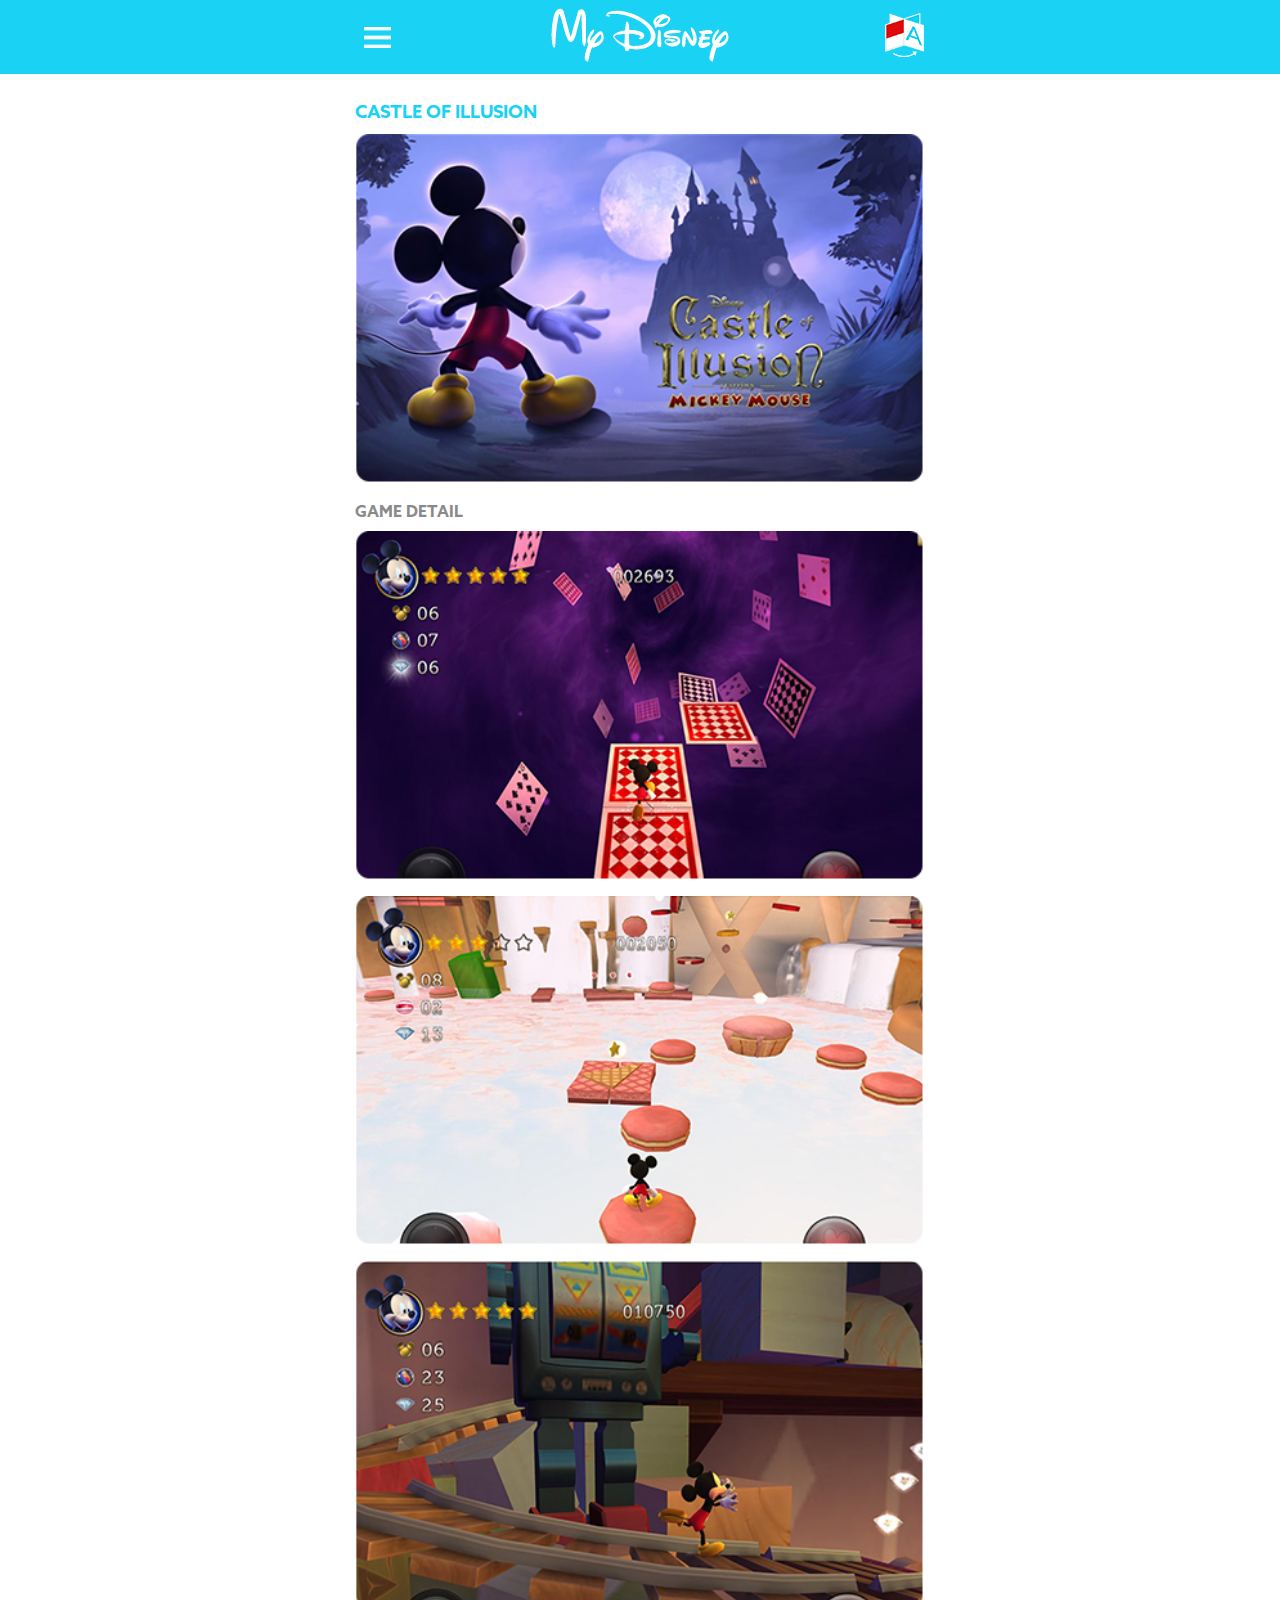
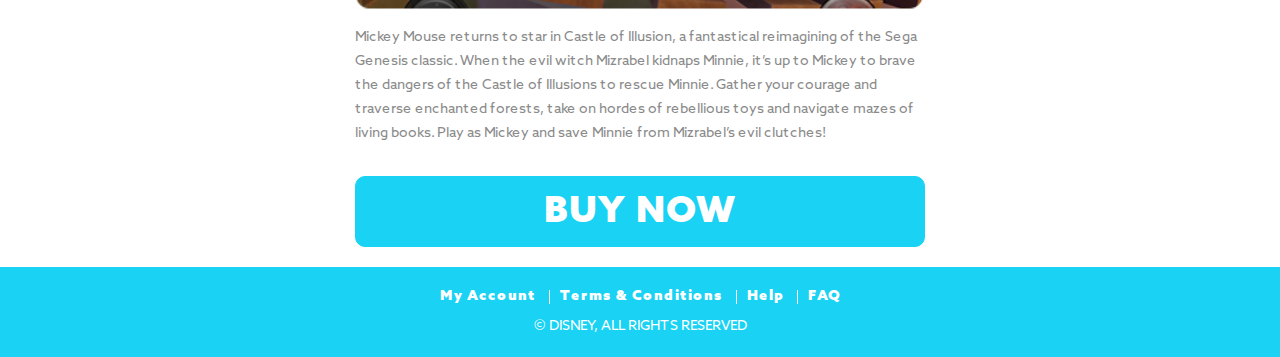
<file: game-detail.html>
<!DOCTYPE html>
<html lang="en">
  <head>
    <meta charset="utf-8"/>
    <meta http-equiv="X-UA-Compatible" content="IE=edge"/>
    <meta name="viewport" content="width=device-width, initial-scale=1"/>
    <title>My Disney</title>
	<link rel="shortcut icon" href="img/favicon.ico" type="image/x-icon">
    <link href="css/bootstrap.min.css" rel="stylesheet"/>
	<link rel="stylesheet" href="css/owl.carousel.min.css"/>
	<link rel="stylesheet" href="css/owl.theme.default.min.css"/>
	<link rel="stylesheet" href="css/font-awesome.css"/>
	<link rel="stylesheet" href="css/style.css"/>
	<link rel="stylesheet" href="css/responsive.css"/>

  </head>
  <body>
    <header id="header8el" class="headDefault">
		<div class="container">
			<div class="col-xs-2 no-pad">
				<button class="burger-bar" data-toggle="modal" data-target="#popup-login">
					<img src="img/hamburger-bar-color.png" alt=""/>
				</button>
			</div>
			<div class="col-xs-8 no-pad logo-white">
				<a href="index.html"><img src="img/logo-disney-white.png" class="img-responsive" alt=""/></a>
			</div>
			<div class="col-xs-2 no-pad">
				<button class="language"><img src="img/icon-language-color.png" alt=""/></button>
			</div>
			<div class="clearfix"></div>
			<div class="language-option">
				<ul>
					<li style="text-align:left;"><a href="#" class="active">ENGLISH </a></li>
					<li><a href="#">INDONESIAN  </a></li>
					<li style="text-align:right;"><a href="#">UNICODE </a></li>
					<li style="text-align:left;"><a href="#">ZAWGY </a></li>
					<li><a href="#">THAI </a></li>
					<li style="text-align:right;"><a href="#">TAGALOG </a></li>
				</ul>
			</div>
		</div>
		
	</header>
	<div class="container" >
		<div class="detailPage">
			<h4>
				CASTLE OF ILLUSION
			</h4>
			
			<div class="detailPageImage">
				<img src="img/castle_illusiion.jpg" class="img-responsive" alt=""/>				
				<!-- <a href="#" class="btn-wider" data-toggle="modal" data-target="#popup-join">SUBSCRIBE</a> -->
			</div>
			<div class="detailPageDesc">
				<h5>GAME DETAIL</h5>
				<img src="img/castle_illusiion_01.jpg" class="img-responsive" alt=""/>
				<img src="img/castle_illusiion_02.jpg" class="img-responsive" alt=""/>
				<img src="img/castle_illusiion_03.jpg" class="img-responsive" alt=""/>
				<p>
					Mickey Mouse returns to star in Castle of Illusion, a fantastical reimagining of
the Sega Genesis classic. When the evil witch Mizrabel kidnaps Minnie, it’s up
to Mickey to brave the dangers of the Castle of Illusions to rescue Minnie.
Gather your courage and traverse enchanted forests, take on hordes of
rebellious toys and navigate mazes of living books. Play as Mickey and save
Minnie from Mizrabel’s evil clutches!
				</p>
				<button type="button" class="btn-wider" data-toggle="modal" data-target="#popup-join">BUY NOW</button>
			</div>
			
		</div>
	</div> <!-- Container -->
	
	<!-- Popup JOIN -->
	<div class="modal fade popup-oth" id="popup-join" tabindex="-1">
		<div class="modal-dialog" role="document">
			<div class="modal-content">
				<div class="modal-header">
					<button type="button" class="close" data-dismiss="modal" aria-label="Close"><span aria-hidden="true">&times;</span></button>
				</div>
				<div class="modal-body">
					<h3 class="ttl-join"><span>DO YOU WANT TO </span>JOIN MY DISNEY?</h3>
					<img src="img/mickey_mouse.png" class="img_join" alt=""/>
					<p>
						In order to purchase this game, you need to be a member of <strong>MY DISNEY CLUB.</strong>
					</p>
					<button type="button" class="btn-wider-join" data-toggle="modal" data-target="#popup-join-buy" data-dismiss="modal">YES, I WANT TO JOIN <strong>MY DISNEY!</strong></button>
				</div>
			  
			</div>
		</div>
	</div>
	
	<!-- Popup JOIN BUYING-->
	<div class="modal fade popup-oth" id="popup-join-buy" tabindex="-1">
		<div class="modal-dialog" role="document">
			<div class="modal-content">
				<div class="modal-header">
					<button type="button" class="close" data-dismiss="modal" aria-label="Close"><span aria-hidden="true">&times;</span></button>
				</div>
				<div class="modal-body">
					<h3 class="ttl-join">BUYING CONFIRMATION</h3>
					<img src="img/Disney_Portal_Home_Castel.png" class="img_join" alt=""/>
					<p>
						<strong>Castle of Illusion</strong>
						ADVENTURE
					</p>
					<div class="col-xs-6">
						<button type="button" class="btn-wider-join" data-toggle="modal" data-target="#popup-join-success" data-dismiss="modal">$1.99</button>
					</div>
					<div class="col-xs-6">
						<button type="button" class="btn-wider-join" data-toggle="modal" data-target="#popup-join-success" data-dismiss="modal">XXX CREDITS9</button>
					</div>
					<div class="clearfix"></div>
				</div>
			  
			</div>
		</div>
	</div>
	
	<!-- Popup JOIN BUYING-->
	<div class="modal fade popup-oth" id="popup-join-success" tabindex="-1">
		<div class="modal-dialog" role="document">
			<div class="modal-content">
				<div class="modal-header">
					<button type="button" class="close" data-dismiss="modal" aria-label="Close"><span aria-hidden="true">&times;</span></button>
				</div>
				<div class="modal-body">
					<h3 class="ttl-join">CONGRATULATION</h3>
					<img src="img/Disney_Portal_Home_Castel.png" class="img_join" alt=""/>
					<p>
						Please install the game and have fun.<br/>
Thanks for your purchase!
					</p>
					<a href="my-stash.html" class="btn-wider-join" >GO TO MY STASH</a>
					
					<div class="clearfix"></div>
				</div>
			  
			</div>
		</div>
	</div>
	
	
	<!-- Popup BURGER BAR -->
	<div class="modal fade popup-burgerbar" id="popup-login" tabindex="-1" >
		<div class="modal-dialog" role="document">
			<div class="modal-content">
				<div class="modal-header">
					<button type="button" class="close" data-dismiss="modal" aria-label="Close"><span aria-hidden="true">&times;</span></button>
					<img src="img/logo-disney.png" alt=""/>
				</div>
				<div class="modal-body">
					<div class="input-group search-bar">
					  <span class="input-group-btn">
						<button class="btn" type="button">
							<span class="glyphicon glyphicon-search"></span>
						</button>
					  </span>
					  <form><input type="text" class="form-control autocomplete2" id="autocomplete" placeholder="Search My Disney..."></form>
					</div><!-- /input-group -->
					
					<div class="imgProfile">
						<div class="imgProfileUser">
							<a href="#" style="background-image:url(img/image-sq.png);"></a>
						</div>
						<div class="imgProfileUserDetail">
							<strong>WELCOME,</strong>
							<a href="#">Username !</a>
							Have you seen the latest games?
						</div>
						<div class="clearfix"></div>
					</div>
					
					<div class="col-nav">
						<ul class="regisPart">
							<li><a href="my-profile.html">MY PROFILE</a></li>
							<li><a href="my-stash.html">MY STASH</a></li>
							<li><a href="" data-toggle="modal" data-target="#popup-logout" data-dismiss="modal">LOGOUT</a></li>
						</ul>
					</div>
					
					<ul class="nav-stacked acc-category" id="acc-category2">
						<li class="panel"> 
							<a class="accTitle collapsed" data-toggle="collapse" data-parent="#acc-category2" href="#marvel2">MARVEL</a>
							<ul id="marvel2" class="collapse">
								<li><a href="#">Mobile Games</a></li>
								<li><a href="#">Online Games</a></li>
								<li><a href="#">Applications</a></li>
								<li><a href="#">Wallpaper & Screensavers</a></li>
							</ul>
						  
						</li>
						<li class="panel"> 
							<a class="accTitle collapsed" data-toggle="collapse" data-parent="#acc-category2" href="#starwars2">STAR WARS</a>
							<ul id="starwars2" class="collapse">
								<li><a href="#">Mobile Games</a></li>
								<li><a href="#">Online Games</a></li>
								<li><a href="#">Applications</a></li>
								<li><a href="#">Wallpaper & Screensavers</a></li>
							</ul>
						</li>
						<li class="panel"> 
							<a class="accTitle collapsed" data-toggle="collapse" data-parent="#acc-category2" href="#frozen2">FROZEN</a>
							<ul id="frozen2" class="collapse">
								<li><a href="#">Mobile Games</a></li>
								<li><a href="#">Online Games</a></li>
								<li><a href="#">Applications</a></li>
								<li><a href="#">Wallpaper & Screensavers</a></li>
							</ul>
						</li>
					</ul>
					
				</div>
			  
			</div>
		</div>
	</div>
	
	<!-- Popup LOGOUT -->
	<div class="modal fade popup-logout" id="popup-logout" tabindex="-1">
		<div class="modal-dialog" role="document">
			<div class="modal-content">
				<div class="modal-body">
					<img src="img/logout-starwars.png" class="img-responsive" alt=""/>
					<div class="btn-anh">
						<div class="col-anh">
							<img src="img/st-cancel.png" alt="" data-dismiss="modal" class="close img-responsive"/>
						</div>
						<div class="col-anh">
							<a href="#"><img src="img/st-click.png" alt="" class="img-responsive"/></a>
						</div>
						<div class="col-anh">
							<a href="index.html"><img src="img/st-logout.png" alt="" class="img-responsive"/></a>
						</div>
					</div>
				</div>
			  
			</div>
		</div>
	</div>
	
	<footer id="footer">
		<div class="container">
			<div class="bottom-menu"> 
				<a href="my-account.html">My Account</a>
				<a href="#">Terms & Conditions </a>
				<a href="#">Help</a>
				<a href="#">FAQ </a>
			</div>
			<div class="copyright">
				© Disney, All Rights ReserveD
			</div>
		</div>
	</footer>
    <script src="https://ajax.googleapis.com/ajax/libs/jquery/1.12.4/jquery.min.js"></script>
    <script src="https://maxcdn.bootstrapcdn.com/bootstrap/3.3.7/js/bootstrap.min.js"></script>
	<script src="js/autocomplete.min.js"></script>
	<script src="js/autocomplete-data.js"></script>
	<script>
		
		$(".language").click(function(){
			$(".language-option").slideToggle(80);
		});
		
		$(".changeImg").click(function(){
			$("#uploadImgProfile").click();
		});
		
		$(".dropdown-menu li a").click(function(){
			$(this).parents(".dropdown").find('.btn').html($(this).text() + ' <span class="caret"></span>');
			console.log('sdf');
	   });
	   
	   //$('#popup-join').modal('hide')
	   //$('#popup-join').on('hidden', function () {
		  // Load up a new modal...
		//  $('#popup-join-buy').modal('show')
		//});
	  
	</script>
	
  </body>
</html>
</file>
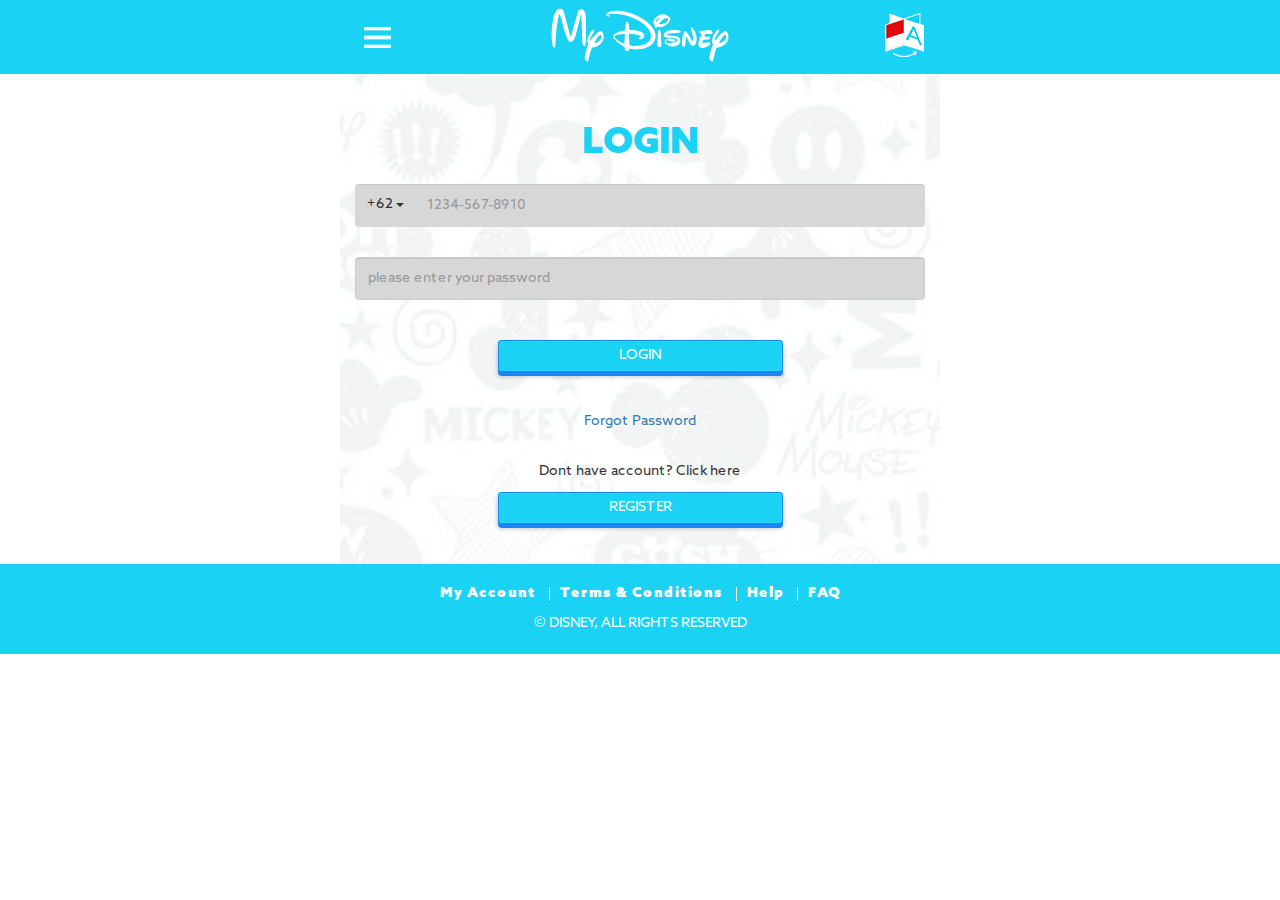
<file: login.html>
<!DOCTYPE html>
<html lang="en">
  <head>
    <meta charset="utf-8"/>
    <meta http-equiv="X-UA-Compatible" content="IE=edge"/>
    <meta name="viewport" content="width=device-width, initial-scale=1"/>
    <title>My Disney</title>
	<link rel="shortcut icon" href="img/favicon.ico" type="image/x-icon">
    <link href="css/bootstrap.min.css" rel="stylesheet"/>
	<link rel="stylesheet" href="css/owl.carousel.min.css"/>
	<link rel="stylesheet" href="css/owl.theme.default.min.css"/>
	<link rel="stylesheet" href="css/font-awesome.css"/>
	<link rel="stylesheet" href="css/style.css"/>
	<link rel="stylesheet" href="css/responsive.css"/>

  </head>
  <body>
    <header id="header8el" class="headDefault">
		<div class="container">
			<div class="col-xs-2 no-pad">
				<button class="burger-bar" data-toggle="modal" data-target="#popup-burgerbar">
					<img src="img/hamburger-bar-color.png" alt=""/>
				</button>
			</div>
			<div class="col-xs-8 no-pad logo-white">
				<a href="index.html"><img src="img/logo-disney-white.png" class="img-responsive" alt=""/></a>
			</div>
			<div class="col-xs-2 no-pad">
				<button class="language"><img src="img/icon-language-color.png" alt=""/></button>
			</div>
			<div class="clearfix"></div>
			<div class="language-option">
				<ul>
					<li style="text-align:left;"><a href="#" class="active">ENGLISH </a></li>
					<li><a href="#">INDONESIAN  </a></li>
					<li style="text-align:right;"><a href="#">UNICODE </a></li>
					<li style="text-align:left;"><a href="#">ZAWGY </a></li>
					<li><a href="#">THAI </a></li>
					<li style="text-align:right;"><a href="#">TAGALOG </a></li>
				</ul>
			</div>
		</div>
		
	</header>
	<div class="container" id="mainBg">
		<h2 class="titCenter">LOGIN</h2>
		<div id="logPhone" class="input-group">
			<div class="dropdown input-group-btn">
				<button type="button" class="btn btn-default dropdown-toggle" data-toggle="dropdown" aria-haspopup="true" aria-expanded="false">
					+62 <span class="caret"></span>
				</button>
				<ul class="dropdown-menu">
				  <li><a href="#">+64</a></li>
				  <li><a href="#">+72</a></li>
				  <li><a href="#">+22</a></li>
				  <li><a href="#">+67</a></li>
				  <li><a href="#">+64</a></li>
				  <li><a href="#">+72</a></li>
				  <li><a href="#">+22</a></li>
				</ul>
			</div><!-- /btn-group -->
			<input type="text" class="form-control" placeholder="1234-567-8910" aria-label="...">
		</div>
		<input type="password" class="form-control grey-form" placeholder="please enter your password"/>
		
		<div class="spar">
			<center>
				<button data-toggle="modal" data-target="#popup-login" type="button" class="btn3d btn btn-default">LOGIN</button>
			</center>
		</div>
		<div class="spar">
			<center><a href="">Forgot Password</a></center>
		</div>
		<div class="spar">
			<center>
				Dont have account? Click here<br/>
				<button type="button" class="btn3d btn btn-default">REGISTER</button>
			</center>
		</div>
		
	</div> <!-- Container -->
	
	<div class="modal fade popup-burgerbar" id="popup-login" tabindex="-1" role="dialog" aria-labelledby="myModalLabel">
		<div class="modal-dialog" role="document">
			<div class="modal-content">
				<div class="modal-header">
					<button type="button" class="close" data-dismiss="modal" aria-label="Close"><span aria-hidden="true">&times;</span></button>
					<img src="img/logo-disney.png" alt=""/>
				</div>
				<div class="modal-body">
					<div class="input-group search-bar">
					  <span class="input-group-btn">
						<button class="btn" type="button">
							<span class="glyphicon glyphicon-search"></span>
						</button>
					  </span>
					  <form><input type="text" class="form-control autocomplete2" id="autocomplete" placeholder="Search My Disney..."></form>
					</div><!-- /input-group -->
					
					<div class="imgProfile">
						<div class="imgProfileUser">
							<a href="#" style="background-image:url(img/image-sq.png);"></a>
						</div>
						<div class="imgProfileUserDetail">
							<strong>WELCOME,</strong>
							<a href="#">Username !</a>
							Have you seen the latest games?
						</div>
						<div class="clearfix"></div>
					</div>
					
					<div class="col-nav">
						<ul class="regisPart">
							<li><a href="my-profile.html">MY PROFILE</a></li>
							<li><a href="my-stash.html">MY STASH</a></li>
							<li><a href="index.html">LOGOUT</a></li>
						</ul>
					</div>
					
					<ul class="nav-stacked acc-category" id="acc-category2">
						<li class="panel"> 
							<a class="accTitle collapsed" data-toggle="collapse" data-parent="#acc-category2" href="#marvel2">MARVEL</a>
							<ul id="marvel2" class="collapse">
								<li><a href="#">Mobile Games</a></li>
								<li><a href="#">Online Games</a></li>
								<li><a href="#">Applications</a></li>
								<li><a href="#">Wallpaper & Screensavers</a></li>
							</ul>
						  
						</li>
						<li class="panel"> 
							<a class="accTitle collapsed" data-toggle="collapse" data-parent="#acc-category2" href="#starwars2">STAR WARS</a>
							<ul id="starwars2" class="collapse">
								<li><a href="#">Mobile Games</a></li>
								<li><a href="#">Online Games</a></li>
								<li><a href="#">Applications</a></li>
								<li><a href="#">Wallpaper & Screensavers</a></li>
							</ul>
						</li>
						<li class="panel"> 
							<a class="accTitle collapsed" data-toggle="collapse" data-parent="#acc-category2" href="#frozen2">FROZEN</a>
							<ul id="frozen2" class="collapse">
								<li><a href="#">Mobile Games</a></li>
								<li><a href="#">Online Games</a></li>
								<li><a href="#">Applications</a></li>
								<li><a href="#">Wallpaper & Screensavers</a></li>
							</ul>
						</li>
					</ul>
					
				</div>
			  
			</div>
		</div>
	</div>
	
	<div class="modal fade popup-burgerbar" id="popup-burgerbar" tabindex="-1" role="dialog" aria-labelledby="myModalLabel">
		<div class="modal-dialog" role="document">
			<div class="modal-content">
				<div class="modal-header">
					<button type="button" class="close" data-dismiss="modal" aria-label="Close"><span aria-hidden="true">&times;</span></button>
					<img src="img/logo-disney.png" alt=""/>
				</div>
				<div class="modal-body">
					<div class="input-group search-bar">
					  <span class="input-group-btn">
						<button class="btn" type="button">
							<span class="glyphicon glyphicon-search"></span>
						</button>
					  </span>
					  <form><input type="text" class="form-control autocomplete" id="autocomplete" placeholder="Search My Disney..."></form>
					</div><!-- /input-group -->
					
					<div class="col-nav">
						<ul class="regisPart">
							<li><a href="login.html">LOGIN</a></li>
							<li><a href="#">JOIN MY DISNEY</a></li>
						</ul>
					</div>
					
					<ul class="nav-stacked acc-category" id="acc-category">
						<li class="panel"> 
							<a class="accTitle collapsed" data-toggle="collapse" data-parent="#acc-category" href="#marvel">MARVEL</a>
							<ul id="marvel" class="collapse">
								<li><a href="#">Mobile Games</a></li>
								<li><a href="#">Online Games</a></li>
								<li><a href="#">Applications</a></li>
								<li><a href="#">Wallpaper & Screensavers</a></li>
							</ul>
						  
						</li>
						<li class="panel"> 
							<a class="accTitle collapsed" data-toggle="collapse" data-parent="#acc-category" href="#starwars">STAR WARS</a>
							<ul id="starwars" class="collapse">
								<li><a href="#">Mobile Games</a></li>
								<li><a href="#">Online Games</a></li>
								<li><a href="#">Applications</a></li>
								<li><a href="#">Wallpaper & Screensavers</a></li>
							</ul>
						</li>
						<li class="panel"> 
							<a class="accTitle collapsed" data-toggle="collapse" data-parent="#acc-category" href="#frozen">FROZEN</a>
							<ul id="frozen" class="collapse">
								<li><a href="#">Mobile Games</a></li>
								<li><a href="#">Online Games</a></li>
								<li><a href="#">Applications</a></li>
								<li><a href="#">Wallpaper & Screensavers</a></li>
							</ul>
						</li>
					</ul>
					
				</div>
			  
			</div>
		</div>
	</div>
	
	<footer id="footer">
		<div class="container">
			<div class="bottom-menu"> 
				<a href="my-account.html">My Account</a>
				<a href="#">Terms & Conditions </a>
				<a href="#">Help</a>
				<a href="#">FAQ </a>
			</div>
			<div class="copyright">
				© Disney, All Rights ReserveD
			</div>
		</div>
	</footer>
	
    <script src="https://ajax.googleapis.com/ajax/libs/jquery/1.12.4/jquery.min.js"></script>
    <script src="https://maxcdn.bootstrapcdn.com/bootstrap/3.3.7/js/bootstrap.min.js"></script>
	<script src="js/owl.carousel.min.js"></script>
	<script src="js/autocomplete.min.js"></script>
	<script src="js/autocomplete-data.js"></script>
	<script>
		
		$(".language").click(function(){
			$(".language-option").slideToggle(80);
		});
		
		$(".dropdown-menu li a").click(function(){
			$(this).parents(".dropdown").find('.btn').html($(this).text() + ' <span class="caret"></span>');
			console.log('sdf');
	   });
	</script>
	
  </body>
</html>
</file>
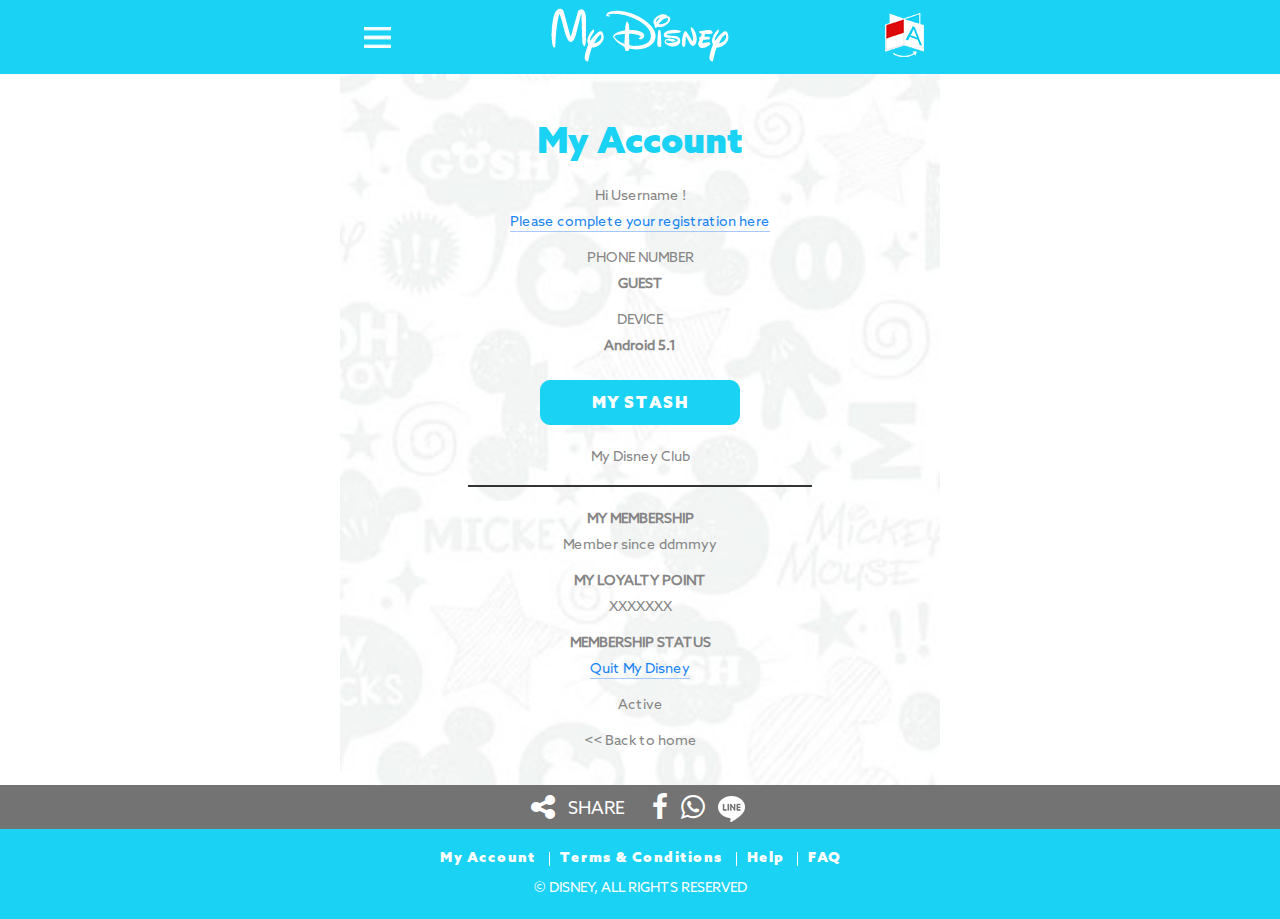
<file: my-account.html>
<!DOCTYPE html>
<html lang="en">
  <head>
    <meta charset="utf-8"/>
    <meta http-equiv="X-UA-Compatible" content="IE=edge"/>
    <meta name="viewport" content="width=device-width, initial-scale=1"/>
    <title>My Disney</title>
	<link rel="shortcut icon" href="img/favicon.ico" type="image/x-icon">
    <link href="css/bootstrap.min.css" rel="stylesheet"/>
	<link rel="stylesheet" href="css/owl.carousel.min.css"/>
	<link rel="stylesheet" href="css/owl.theme.default.min.css"/>
	<link rel="stylesheet" href="css/font-awesome.css"/>
	<link rel="stylesheet" href="css/style.css"/>
	<link rel="stylesheet" href="css/responsive.css"/>

  </head>
  <body>
    <header id="header8el" class="headDefault">
		<div class="container">
			<div class="col-xs-2 no-pad">
				<button class="burger-bar" data-toggle="modal" data-target="#popup-login">
					<img src="img/hamburger-bar-color.png" alt=""/>
				</button>
			</div>
			<div class="col-xs-8 no-pad logo-white">
				<a href="index.html"><img src="img/logo-disney-white.png" class="img-responsive" alt=""/></a>
			</div>
			<div class="col-xs-2 no-pad">
				<button class="language"><img src="img/icon-language-color.png" alt=""/></button>
			</div>
			<div class="clearfix"></div>
			<div class="language-option">
				<ul>
					<li style="text-align:left;"><a href="#" class="active">ENGLISH </a></li>
					<li><a href="#">INDONESIAN  </a></li>
					<li style="text-align:right;"><a href="#">UNICODE </a></li>
					<li style="text-align:left;"><a href="#">ZAWGY </a></li>
					<li><a href="#">THAI </a></li>
					<li style="text-align:right;"><a href="#">TAGALOG </a></li>
				</ul>
			</div>
		</div>
		
	</header>
	<div class="container" id="mainBg">
		<h2 class="titCenter">My Account</h2>
		<div class="myAccountWrap">
			
			<p>
				Hi Username !<br/>
				<a href="#" class="cmplteProfile">Please complete your registration here</a>
			<p>
				PHONE NUMBER <br/>
				<strong>GUEST</strong>
			</p>
			<p>
				DEVICE<br/>
				<strong>Android 5.1</strong>
			</p>
			<p><a href="my-stash.html" class="btnMyStash">MY STASH</a></p>
			<p>My Disney Club</p>
			<hr/>
			
			<p>
				<strong>MY MEMBERSHIP</strong><br/>
				Member since ddmmyy
			</p>
			<p>
				<strong>MY LOYALTY POINT</strong><br/>
				XXXXXXX
			</p>
			<p>
				<strong>MEMBERSHIP STATUS</strong><br/>
				<a href="" class="btnQuitStts">Quit My Disney</a>
			</p>
			<p>
				Active	
			</p>
			<p>
				<a href="" class="btnBack"><< Back to home	</a>
			</p>
			
		</div>
	</div> <!-- Container -->
	
	<div class="modal fade popup-burgerbar" id="popup-login" tabindex="-1" role="dialog" aria-labelledby="myModalLabel">
		<div class="modal-dialog" role="document">
			<div class="modal-content">
				<div class="modal-header">
					<button type="button" class="close" data-dismiss="modal" aria-label="Close"><span aria-hidden="true">&times;</span></button>
					<img src="img/logo-disney.png" alt=""/>
				</div>
				<div class="modal-body">
					<div class="input-group search-bar">
					  <span class="input-group-btn">
						<button class="btn" type="button">
							<span class="glyphicon glyphicon-search"></span>
						</button>
					  </span>
					  <form><input type="text" class="form-control autocomplete2" id="autocomplete" placeholder="Search My Disney..."></form>
					</div><!-- /input-group -->
					
					<div class="imgProfile">
						<div class="imgProfileUser">
							<a href="#" style="background-image:url(img/image-sq.png);"></a>
						</div>
						<div class="imgProfileUserDetail">
							<strong>WELCOME,</strong>
							<a href="#">Username !</a>
							Have you seen the latest games?
						</div>
						<div class="clearfix"></div>
					</div>
					
					<div class="col-nav">
						<ul class="regisPart">
							<li><a href="my-profile.html">MY PROFILE</a></li>
							<li><a href="my-stash.html">MY STASH</a></li>
							<li><a href="" data-toggle="modal" data-target="#popup-logout" data-dismiss="modal">LOGOUT</a></li>
						</ul>
					</div>
					
					<ul class="nav-stacked acc-category" id="acc-category2">
						<li class="panel"> 
							<a class="accTitle collapsed" data-toggle="collapse" data-parent="#acc-category2" href="#marvel2">MARVEL</a>
							<ul id="marvel2" class="collapse">
								<li><a href="#">Mobile Games</a></li>
								<li><a href="#">Online Games</a></li>
								<li><a href="#">Applications</a></li>
								<li><a href="#">Wallpaper & Screensavers</a></li>
							</ul>
						  
						</li>
						<li class="panel"> 
							<a class="accTitle collapsed" data-toggle="collapse" data-parent="#acc-category2" href="#starwars2">STAR WARS</a>
							<ul id="starwars2" class="collapse">
								<li><a href="#">Mobile Games</a></li>
								<li><a href="#">Online Games</a></li>
								<li><a href="#">Applications</a></li>
								<li><a href="#">Wallpaper & Screensavers</a></li>
							</ul>
						</li>
						<li class="panel"> 
							<a class="accTitle collapsed" data-toggle="collapse" data-parent="#acc-category2" href="#frozen2">FROZEN</a>
							<ul id="frozen2" class="collapse">
								<li><a href="#">Mobile Games</a></li>
								<li><a href="#">Online Games</a></li>
								<li><a href="#">Applications</a></li>
								<li><a href="#">Wallpaper & Screensavers</a></li>
							</ul>
						</li>
					</ul>
					
				</div>
			  
			</div>
		</div>
	</div>
	
	<div class="shareWrap">
		<div class="container">
			<i class="fa fa-share-alt" aria-hidden="true"></i> 
			<span>SHARE</span>
			<a href=""><i class="fa fa-facebook" aria-hidden="true"></i></a>
			<a href=""><i class="fa fa-whatsapp" aria-hidden="true"></i></a>
			<a href=""><img src="img/ico-line.png" alt=""/></a>
		</div>
	</div>
	
	<!-- Popup LOGOUT -->
	<div class="modal fade popup-logout" id="popup-logout" tabindex="-1">
		<div class="modal-dialog" role="document">
			<div class="modal-content">
				<div class="modal-body">
					<img src="img/logout-starwars.png" class="img-responsive" alt=""/>
					<div class="btn-anh">
						<div class="col-anh">
							<img src="img/st-cancel.png" alt="" data-dismiss="modal" class="close img-responsive"/>
						</div>
						<div class="col-anh">
							<a href="#"><img src="img/st-click.png" alt="" class="img-responsive"/></a>
						</div>
						<div class="col-anh">
							<a href="index.html"><img src="img/st-logout.png" alt="" class="img-responsive"/></a>
						</div>
					</div>
				</div>
			  
			</div>
		</div>
	</div>
	
	<footer id="footer">
		<div class="container">
			<div class="bottom-menu"> 
				<a href="my-account.html">My Account</a>
				<a href="#">Terms & Conditions </a>
				<a href="#">Help</a>
				<a href="#">FAQ </a>
			</div>
			<div class="copyright">
				© Disney, All Rights ReserveD
			</div>
		</div>
	</footer>
	
    <script src="https://ajax.googleapis.com/ajax/libs/jquery/1.12.4/jquery.min.js"></script>
    <script src="https://maxcdn.bootstrapcdn.com/bootstrap/3.3.7/js/bootstrap.min.js"></script>
	<script src="js/owl.carousel.min.js"></script>
	<script src="js/autocomplete.min.js"></script>
	<script src="js/autocomplete-data.js"></script>
	<script>
		
		$(".language").click(function(){
			$(".language-option").slideToggle(80);
		});
		
		$(".dropdown-menu li a").click(function(){
			$(this).parents(".dropdown").find('.btn').html($(this).text() + ' <span class="caret"></span>');
			console.log('sdf');
	   });
	</script>
	
  </body>
</html>
</file>
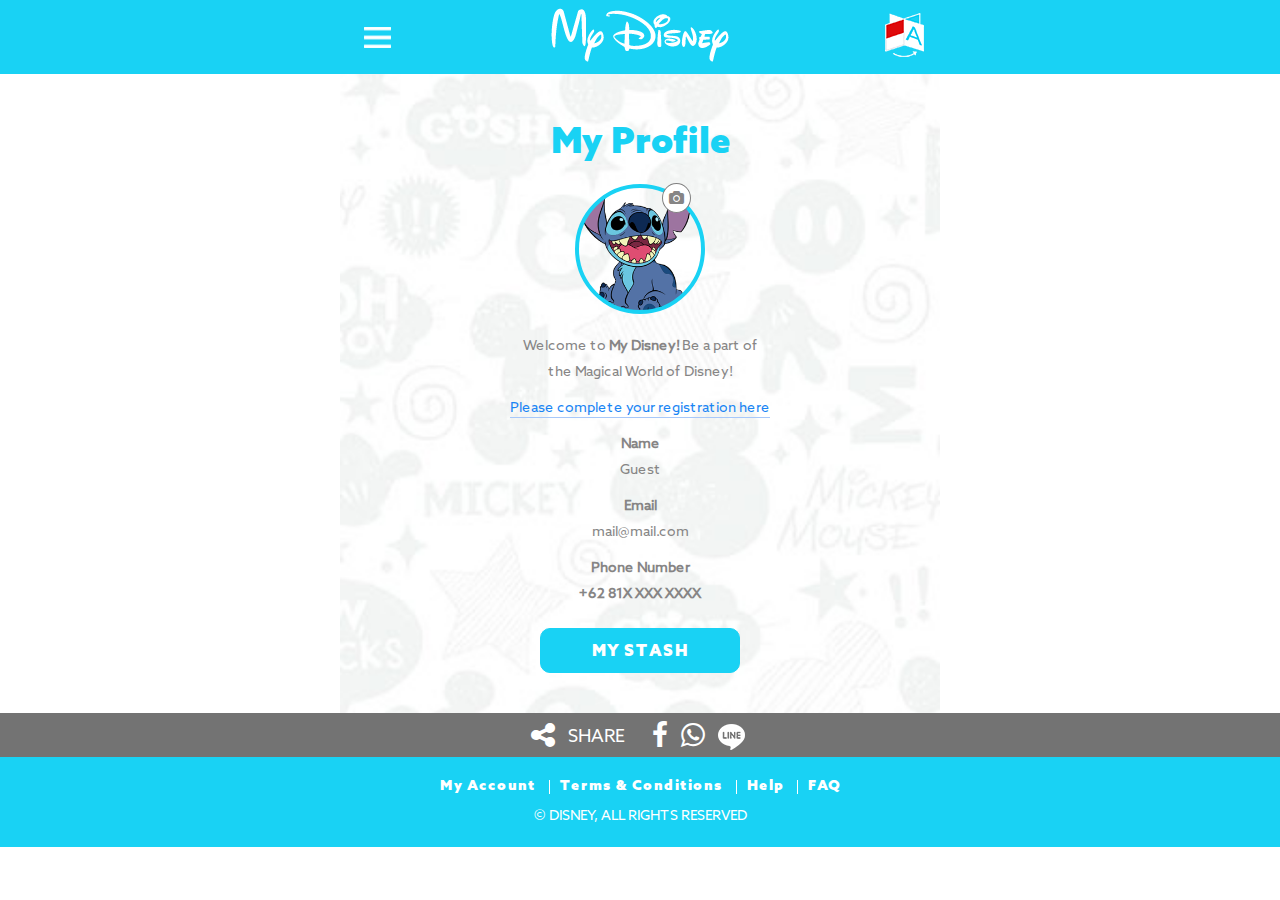
<file: my-profile.html>
<!DOCTYPE html>
<html lang="en">
  <head>
    <meta charset="utf-8"/>
    <meta http-equiv="X-UA-Compatible" content="IE=edge"/>
    <meta name="viewport" content="width=device-width, initial-scale=1"/>
    <title>My Disney</title>
	<link rel="shortcut icon" href="img/favicon.ico" type="image/x-icon">
    <link href="css/bootstrap.min.css" rel="stylesheet"/>
	<link rel="stylesheet" href="css/owl.carousel.min.css"/>
	<link rel="stylesheet" href="css/owl.theme.default.min.css"/>
	<link rel="stylesheet" href="css/font-awesome.css"/>
	<link rel="stylesheet" href="css/style.css"/>
	<link rel="stylesheet" href="css/responsive.css"/>

  </head>
  <body>
    <header id="header8el" class="headDefault">
		<div class="container">
			<div class="col-xs-2 no-pad">
				<button class="burger-bar" data-toggle="modal" data-target="#popup-login">
					<img src="img/hamburger-bar-color.png" alt=""/>
				</button>
			</div>
			<div class="col-xs-8 no-pad logo-white">
				<a href="index.html"><img src="img/logo-disney-white.png" class="img-responsive" alt=""/></a>
			</div>
			<div class="col-xs-2 no-pad">
				<button class="language"><img src="img/icon-language-color.png" alt=""/></button>
			</div>
			<div class="clearfix"></div>
			<div class="language-option">
				<ul>
					<li style="text-align:left;"><a href="#" class="active">ENGLISH </a></li>
					<li><a href="#">INDONESIAN  </a></li>
					<li style="text-align:right;"><a href="#">UNICODE </a></li>
					<li style="text-align:left;"><a href="#">ZAWGY </a></li>
					<li><a href="#">THAI </a></li>
					<li style="text-align:right;"><a href="#">TAGALOG </a></li>
				</ul>
			</div>
		</div>
		
	</header>
	<div class="container" id="mainBg">
		<h2 class="titCenter">My Profile</h2>
		<div class="myAccountWrap">
			<div class="fotoCamProfile">
				<div class="img-circle" style="background-image:url(img/image-sq.png);">
					<button class="changeImg"><i class="fa fa-camera" aria-hidden="true"></i></button>
					<input type="file" id="uploadImgProfile">
				</div>
			</div>
			<p>
				Welcome to <strong>My Disney!</strong> Be a part of
				<span class="gre">the Magical World of Disney!</span>
			<p>
				<a href="#" class="cmplteProfile">Please complete your registration here</a>
			</p>
			<p>
				<strong>Name</strong><br/>
				Guest
			</p>
			<p>
				<strong>Email</strong><br/>
				mail@mail.com
			</p>
			<p>
				<strong>Phone Number</strong><br/>
				<strong>+62 81X XXX XXXX</strong><br/>
				
			</p>
			
			<p><a href="my-stash.html" class="btnMyStash">MY STASH</a></p>
		</div>
	</div> <!-- Container -->
	
	<div class="modal fade popup-burgerbar" id="popup-login" tabindex="-1" role="dialog" aria-labelledby="myModalLabel">
		<div class="modal-dialog" role="document">
			<div class="modal-content">
				<div class="modal-header">
					<button type="button" class="close" data-dismiss="modal" aria-label="Close"><span aria-hidden="true">&times;</span></button>
					<img src="img/logo-disney.png" alt=""/>
				</div>
				<div class="modal-body">
					<div class="input-group search-bar">
					  <span class="input-group-btn">
						<button class="btn" type="button">
							<span class="glyphicon glyphicon-search"></span>
						</button>
					  </span>
					  <form><input type="text" class="form-control autocomplete2" id="autocomplete" placeholder="Search My Disney..."></form>
					</div><!-- /input-group -->
					
					<div class="imgProfile">
						<div class="imgProfileUser">
							<a href="#" style="background-image:url(img/image-sq.png);"></a>
						</div>
						<div class="imgProfileUserDetail">
							<strong>WELCOME,</strong>
							<a href="#">Username !</a>
							Have you seen the latest games?
						</div>
						<div class="clearfix"></div>
					</div>
					
					<div class="col-nav">
						<ul class="regisPart">
							<li><a href="my-profile.html">MY PROFILE</a></li>
							<li><a href="my-stash.html">MY STASH</a></li>
							<li><a href="" data-toggle="modal" data-target="#popup-logout" data-dismiss="modal">LOGOUT</a></li>
						</ul>
					</div>
					
					<ul class="nav-stacked acc-category" id="acc-category2">
						<li class="panel"> 
							<a class="accTitle collapsed" data-toggle="collapse" data-parent="#acc-category2" href="#marvel2">MARVEL</a>
							<ul id="marvel2" class="collapse">
								<li><a href="#">Mobile Games</a></li>
								<li><a href="#">Online Games</a></li>
								<li><a href="#">Applications</a></li>
								<li><a href="#">Wallpaper & Screensavers</a></li>
							</ul>
						  
						</li>
						<li class="panel"> 
							<a class="accTitle collapsed" data-toggle="collapse" data-parent="#acc-category2" href="#starwars2">STAR WARS</a>
							<ul id="starwars2" class="collapse">
								<li><a href="#">Mobile Games</a></li>
								<li><a href="#">Online Games</a></li>
								<li><a href="#">Applications</a></li>
								<li><a href="#">Wallpaper & Screensavers</a></li>
							</ul>
						</li>
						<li class="panel"> 
							<a class="accTitle collapsed" data-toggle="collapse" data-parent="#acc-category2" href="#frozen2">FROZEN</a>
							<ul id="frozen2" class="collapse">
								<li><a href="#">Mobile Games</a></li>
								<li><a href="#">Online Games</a></li>
								<li><a href="#">Applications</a></li>
								<li><a href="#">Wallpaper & Screensavers</a></li>
							</ul>
						</li>
					</ul>
					
				</div>
			  
			</div>
		</div>
	</div>
	
	<div class="shareWrap">
		<div class="container">
			<i class="fa fa-share-alt" aria-hidden="true"></i> 
			<span>SHARE</span>
			<a href=""><i class="fa fa-facebook" aria-hidden="true"></i></a>
			<a href=""><i class="fa fa-whatsapp" aria-hidden="true"></i></a>
			<a href=""><img src="img/ico-line.png" alt=""/></a>
		</div>
	</div>
	
	<!-- Popup LOGOUT -->
	<div class="modal fade popup-logout" id="popup-logout" tabindex="-1">
		<div class="modal-dialog" role="document">
			<div class="modal-content">
				<div class="modal-body">
					<img src="img/logout-starwars.png" class="img-responsive" alt=""/>
					<div class="btn-anh">
						<div class="col-anh">
							<img src="img/st-cancel.png" alt="" data-dismiss="modal" class="close img-responsive"/>
						</div>
						<div class="col-anh">
							<a href="#"><img src="img/st-click.png" alt="" class="img-responsive"/></a>
						</div>
						<div class="col-anh">
							<a href="index.html"><img src="img/st-logout.png" alt="" class="img-responsive"/></a>
						</div>
					</div>
				</div>
			  
			</div>
		</div>
	</div>
	
	<footer id="footer">
		<div class="container">
			<div class="bottom-menu"> 
				<a href="my-account.html">My Account</a>
				<a href="#">Terms & Conditions </a>
				<a href="#">Help</a>
				<a href="#">FAQ </a>
			</div>
			<div class="copyright">
				© Disney, All Rights ReserveD
			</div>
		</div>
	</footer>
	
    <script src="https://ajax.googleapis.com/ajax/libs/jquery/1.12.4/jquery.min.js"></script>
    <script src="https://maxcdn.bootstrapcdn.com/bootstrap/3.3.7/js/bootstrap.min.js"></script>
	<script src="js/owl.carousel.min.js"></script>
	<script src="js/autocomplete.min.js"></script>
	<script src="js/autocomplete-data.js"></script>
	<script>
		
		$(".language").click(function(){
			$(".language-option").slideToggle(80);
		});
		
		$(".changeImg").click(function(){
			$("#uploadImgProfile").click();
		});
		
		$(".dropdown-menu li a").click(function(){
			$(this).parents(".dropdown").find('.btn').html($(this).text() + ' <span class="caret"></span>');
			console.log('sdf');
	   });
	</script>
	
  </body>
</html>
</file>
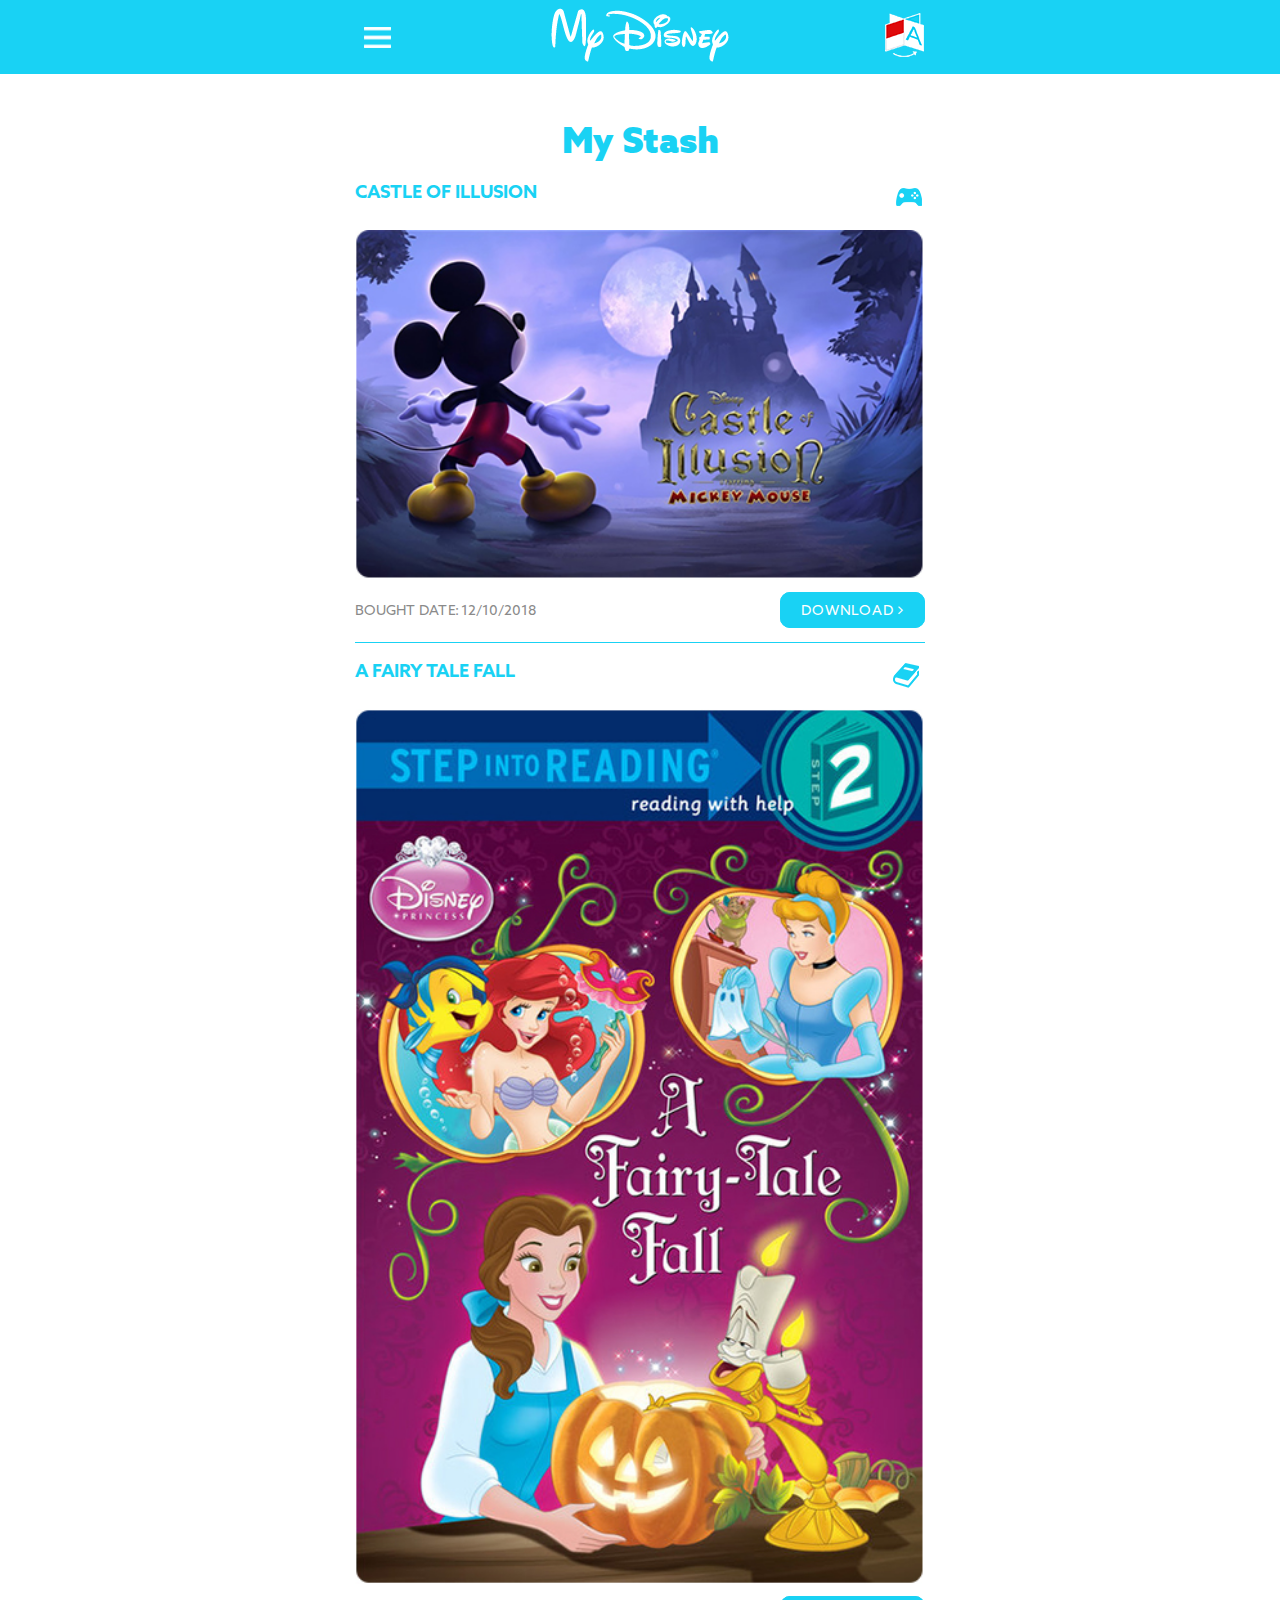
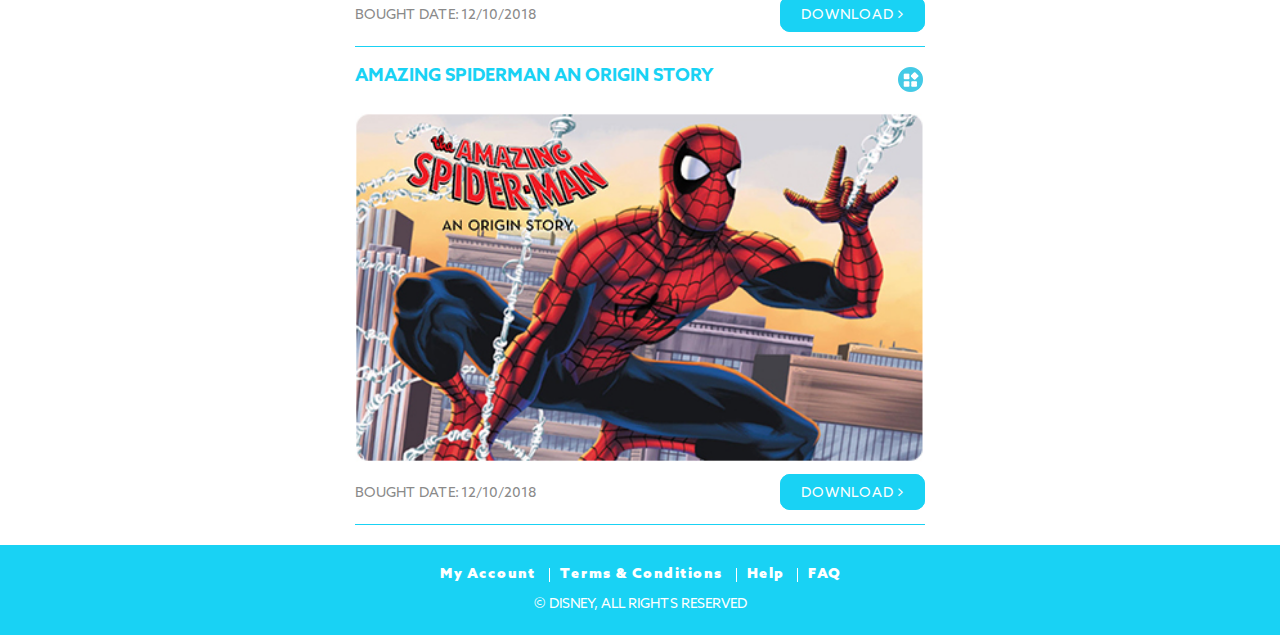
<file: my-stash.html>
<!DOCTYPE html>
<html lang="en">
  <head>
    <meta charset="utf-8"/>
    <meta http-equiv="X-UA-Compatible" content="IE=edge"/>
    <meta name="viewport" content="width=device-width, initial-scale=1"/>
    <title>My Disney</title>
	<link rel="shortcut icon" href="img/favicon.ico" type="image/x-icon">
    <link href="css/bootstrap.min.css" rel="stylesheet"/>
	<link rel="stylesheet" href="css/owl.carousel.min.css"/>
	<link rel="stylesheet" href="css/owl.theme.default.min.css"/>
	<link rel="stylesheet" href="css/font-awesome.css"/>
	<link rel="stylesheet" href="css/style.css"/>
	<link rel="stylesheet" href="css/responsive.css"/>

  </head>
  <body>
    <header id="header8el" class="headDefault">
		<div class="container">
			<div class="col-xs-2 no-pad">
				<button class="burger-bar" data-toggle="modal" data-target="#popup-login">
					<img src="img/hamburger-bar-color.png" alt=""/>
				</button>
			</div>
			<div class="col-xs-8 no-pad logo-white">
				<a href="index.html"><img src="img/logo-disney-white.png" class="img-responsive" alt=""/></a>
			</div>
			<div class="col-xs-2 no-pad">
				<button class="language"><img src="img/icon-language-color.png" alt=""/></button>
			</div>
			<div class="clearfix"></div>
			<div class="language-option">
				<ul>
					<li style="text-align:left;"><a href="#" class="active">ENGLISH </a></li>
					<li><a href="#">INDONESIAN  </a></li>
					<li style="text-align:right;"><a href="#">UNICODE </a></li>
					<li style="text-align:left;"><a href="#">ZAWGY </a></li>
					<li><a href="#">THAI </a></li>
					<li style="text-align:right;"><a href="#">TAGALOG </a></li>
				</ul>
			</div>
		</div>
		
	</header>
	<div class="container" >
		<h2 class="titCenter">My Stash</h2>
		<div class="myStashWrap">
			<h4>
				<span>CASTLE OF ILLUSION</span>
				<span><img src="img/category-mobileGames.png" alt=""></span>
			</h4>
			
			<div class="stashImage">
				<img src="img/castle_illusiion.jpg" class="img-responsive" alt=""/>
			</div>
			<div class="timing">
				<span>BOUGHT DATE: 12/10/2018</span>
				<span><a href="game-detail.html">DOWNLOAD <i class="fa fa-angle-right" aria-hidden="true"></i></a></span>
			</div>
			
			<h4>
				<span>A FAIRY TALE FALL</span>
				<span><img src="img/category-ebook.png" alt=""></span>
			</h4>
			
			<div class="stashImage">
				<img src="img/fairy_tail.jpg" class="img-responsive" alt=""/>
			</div>
			<div class="timing">
				<span>BOUGHT DATE: 12/10/2018</span>
				<span><a href="game-detail.html">DOWNLOAD <i class="fa fa-angle-right" aria-hidden="true"></i></a></span>
			</div>
			
			<h4>
				<span>AMAZING SPIDERMAN AN ORIGIN STORY</span>
				<span><img src="img/category-apps.png" alt=""></span>
			</h4>
			
			<div class="stashImage">
				<img src="img/amazing_spiderman.jpg" class="img-responsive" alt=""/>
			</div>
			<div class="timing">
				<span>BOUGHT DATE: 12/10/2018</span>
				<span><a href="game-detail.html">DOWNLOAD <i class="fa fa-angle-right" aria-hidden="true"></i></a></span>
			</div>
			
		</div>
		
		
	</div> <!-- Container -->
	
	<div class="modal fade popup-burgerbar" id="popup-login" tabindex="-1" role="dialog" aria-labelledby="myModalLabel">
		<div class="modal-dialog" role="document">
			<div class="modal-content">
				<div class="modal-header">
					<button type="button" class="close" data-dismiss="modal" aria-label="Close"><span aria-hidden="true">&times;</span></button>
					<img src="img/logo-disney.png" alt=""/>
				</div>
				<div class="modal-body">
					<div class="input-group search-bar">
					  <span class="input-group-btn">
						<button class="btn" type="button">
							<span class="glyphicon glyphicon-search"></span>
						</button>
					  </span>
					  <form><input type="text" class="form-control autocomplete2" id="autocomplete" placeholder="Search My Disney..."></form>
					</div><!-- /input-group -->
					
					<div class="imgProfile">
						<div class="imgProfileUser">
							<a href="#" style="background-image:url(img/image-sq.png);"></a>
						</div>
						<div class="imgProfileUserDetail">
							<strong>WELCOME,</strong>
							<a href="#">Username !</a>
							Have you seen the latest games?
						</div>
						<div class="clearfix"></div>
					</div>
					
					<div class="col-nav">
						<ul class="regisPart">
							<li><a href="my-profile.html">MY PROFILE</a></li>
							<li><a href="my-stash.html">MY STASH</a></li>
							<li><a href="" data-toggle="modal" data-target="#popup-logout" data-dismiss="modal">LOGOUT</a></li>
						</ul>
					</div>
					
					<ul class="nav-stacked acc-category" id="acc-category2">
						<li class="panel"> 
							<a class="accTitle collapsed" data-toggle="collapse" data-parent="#acc-category2" href="#marvel2">MARVEL</a>
							<ul id="marvel2" class="collapse">
								<li><a href="#">Mobile Games</a></li>
								<li><a href="#">Online Games</a></li>
								<li><a href="#">Applications</a></li>
								<li><a href="#">Wallpaper & Screensavers</a></li>
							</ul>
						  
						</li>
						<li class="panel"> 
							<a class="accTitle collapsed" data-toggle="collapse" data-parent="#acc-category2" href="#starwars2">STAR WARS</a>
							<ul id="starwars2" class="collapse">
								<li><a href="#">Mobile Games</a></li>
								<li><a href="#">Online Games</a></li>
								<li><a href="#">Applications</a></li>
								<li><a href="#">Wallpaper & Screensavers</a></li>
							</ul>
						</li>
						<li class="panel"> 
							<a class="accTitle collapsed" data-toggle="collapse" data-parent="#acc-category2" href="#frozen2">FROZEN</a>
							<ul id="frozen2" class="collapse">
								<li><a href="#">Mobile Games</a></li>
								<li><a href="#">Online Games</a></li>
								<li><a href="#">Applications</a></li>
								<li><a href="#">Wallpaper & Screensavers</a></li>
							</ul>
						</li>
					</ul>
					
				</div>
			  
			</div>
		</div>
	</div>
	
	<!-- Popup LOGOUT -->
	<div class="modal fade popup-logout" id="popup-logout" tabindex="-1">
		<div class="modal-dialog" role="document">
			<div class="modal-content">
				<div class="modal-body">
					<img src="img/logout-starwars.png" class="img-responsive" alt=""/>
					<div class="btn-anh">
						<div class="col-anh">
							<img src="img/st-cancel.png" alt="" data-dismiss="modal" class="close img-responsive"/>
						</div>
						<div class="col-anh">
							<a href="#"><img src="img/st-click.png" alt="" class="img-responsive"/></a>
						</div>
						<div class="col-anh">
							<a href="index.html"><img src="img/st-logout.png" alt="" class="img-responsive"/></a>
						</div>
					</div>
				</div>
			  
			</div>
		</div>
	</div>
	<footer id="footer">
		<div class="container">
			<div class="bottom-menu"> 
				<a href="my-account.html">My Account</a>
				<a href="#">Terms & Conditions </a>
				<a href="#">Help</a>
				<a href="#">FAQ </a>
			</div>
			<div class="copyright">
				© Disney, All Rights ReserveD
			</div>
		</div>
	</footer>
	
    <script src="https://ajax.googleapis.com/ajax/libs/jquery/1.12.4/jquery.min.js"></script>
    <script src="https://maxcdn.bootstrapcdn.com/bootstrap/3.3.7/js/bootstrap.min.js"></script>
	<script src="js/owl.carousel.min.js"></script>
	<script src="js/autocomplete.min.js"></script>
	<script src="js/autocomplete-data.js"></script>
	<script>
		
		$(".language").click(function(){
			$(".language-option").slideToggle(80);
		});
		
		$(".changeImg").click(function(){
			$("#uploadImgProfile").click();
		});
		
		$(".dropdown-menu li a").click(function(){
			$(this).parents(".dropdown").find('.btn').html($(this).text() + ' <span class="caret"></span>');
			console.log('sdf');
	   });
	</script>
	
  </body>
</html>
</file>
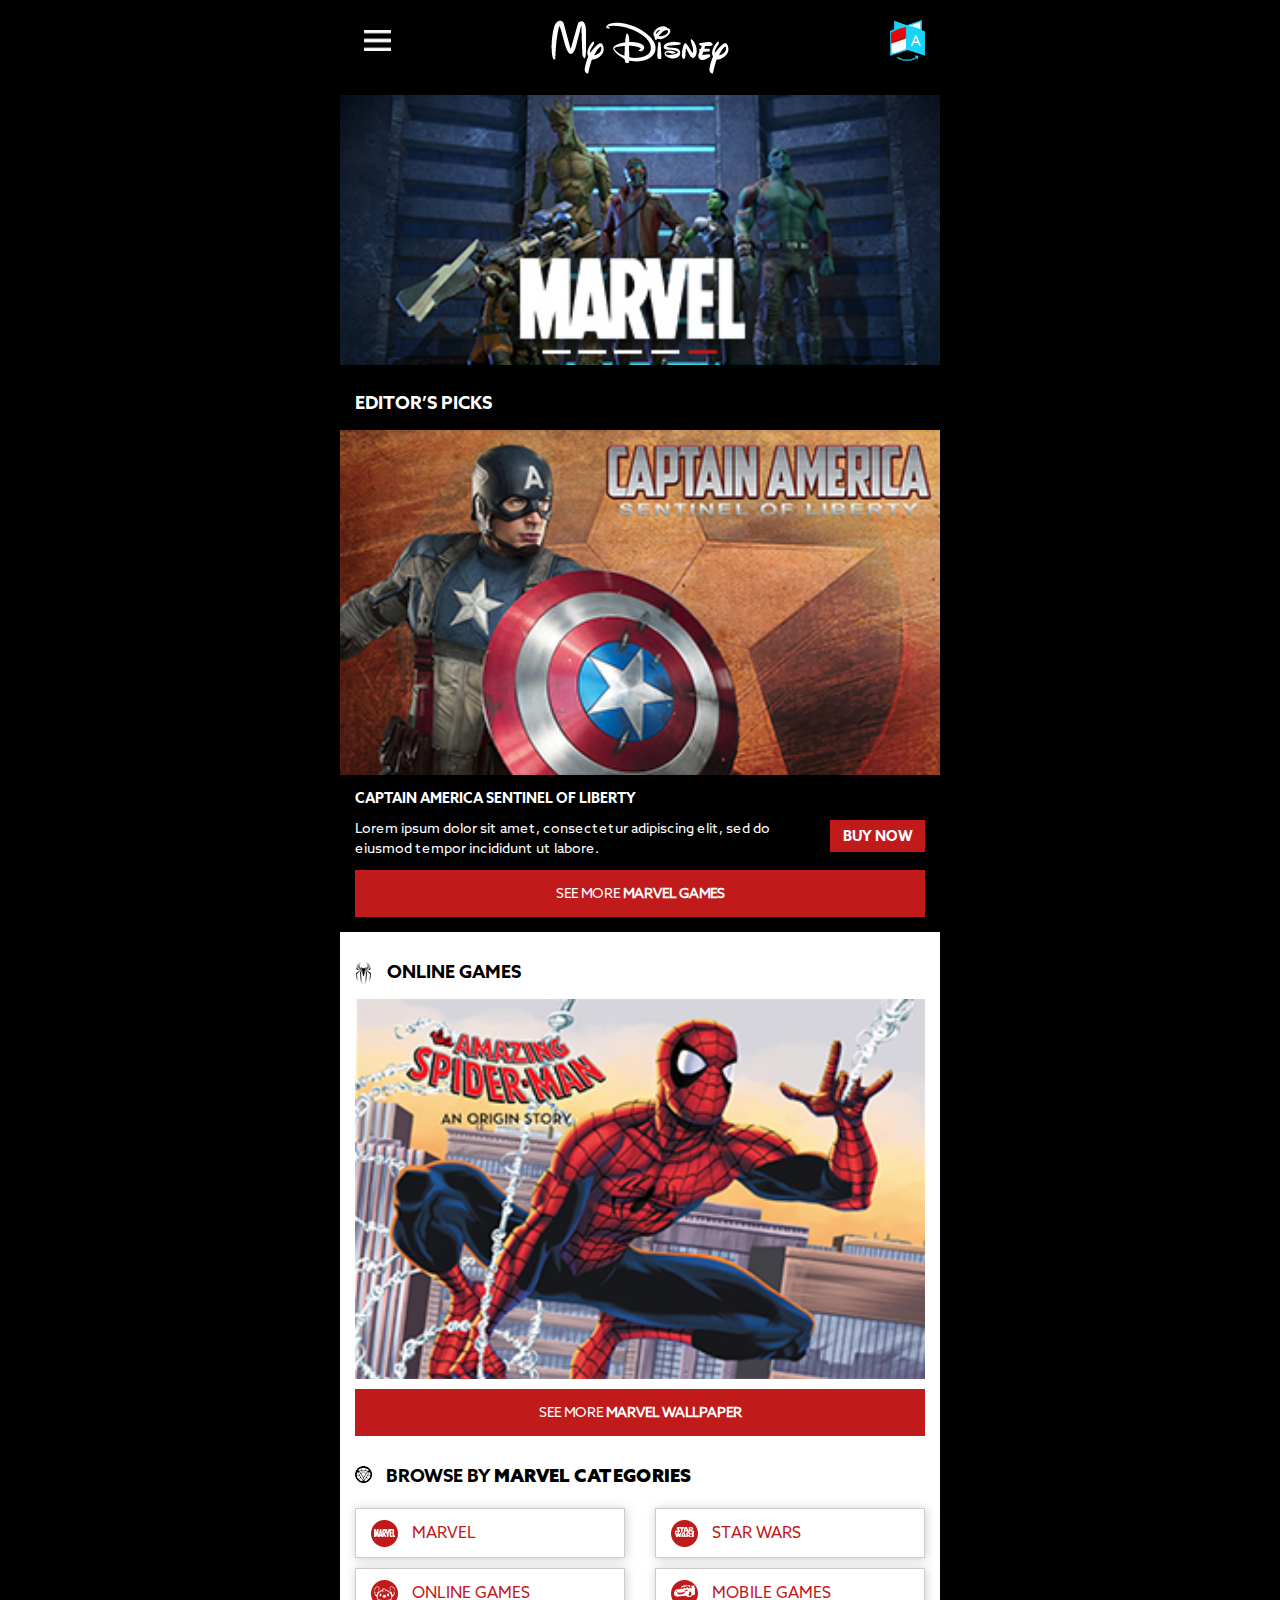
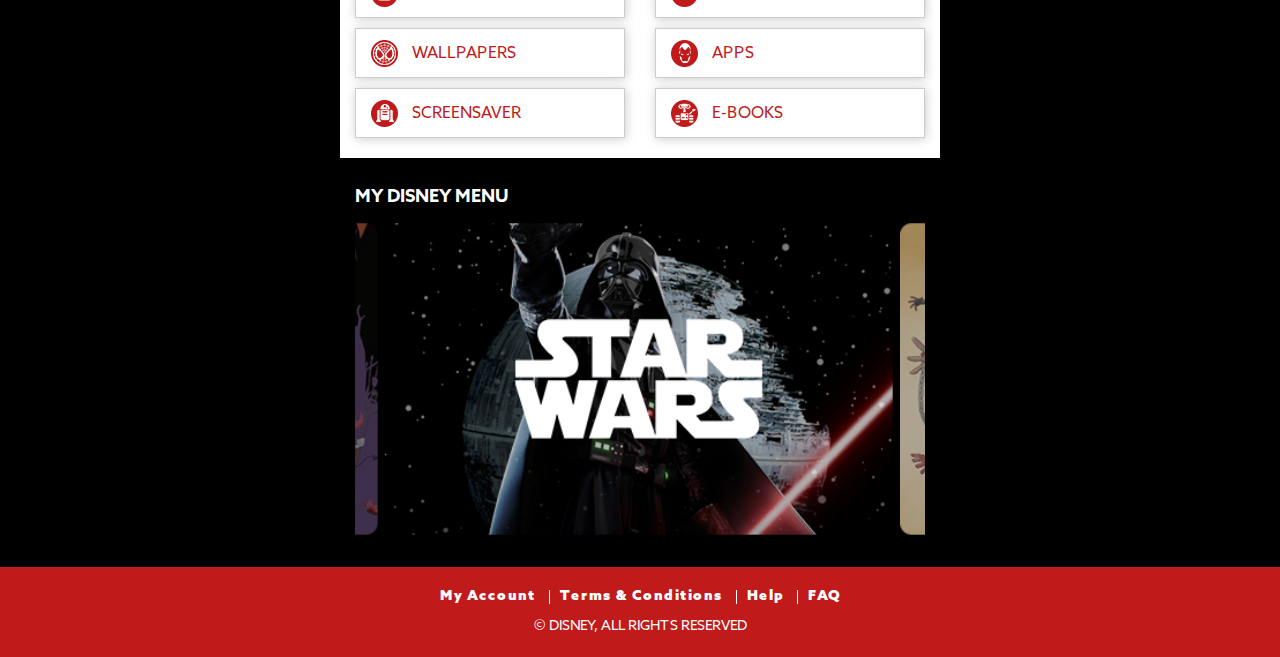
<file: page-marvel.html>
<!DOCTYPE html>
<html lang="en">
  <head>
    <meta charset="utf-8"/>
    <meta http-equiv="X-UA-Compatible" content="IE=edge"/>
    <meta name="viewport" content="width=device-width, initial-scale=1"/>
    <title>My Disney</title>
	<link rel="shortcut icon" href="img/favicon.ico" type="image/x-icon">
    <link href="css/bootstrap.min.css" rel="stylesheet"/>
	<link rel="stylesheet" href="css/owl.carousel.min.css"/>
	<link rel="stylesheet" href="css/owl.theme.default.min.css"/>
	<link rel="stylesheet" href="css/font-awesome.css"/>
	<link rel="stylesheet" href="css/style.css"/>
	<link rel="stylesheet" href="css/responsive.css"/>

  </head>
  <body class="other-page">
	<header id="header8el" class="headDumm">
		<div class="container">
			<div class="col-xs-2 no-pad">
				<button class="burger-bar" data-toggle="modal" data-target="#popup-login">
					<img src="img/hamburger-bar-color.png" alt=""/>
				</button>
			</div>
			<div class="col-xs-8 no-pad logo-blue">
				<a href="index.html"><img src="img/logo-disney-white.png" class="img-responsive" alt=""/></a>
			</div>
			<div class="col-xs-2 no-pad">
				<button class="language"><img src="img/icon-language.png" alt=""/></button>
			</div>
			<div class="clearfix"></div>
			<div class="language-option">
				<ul>
					<li style="text-align:left;"><a href="#" class="active">ENGLISH </a></li>
					<li><a href="#">INDONESIAN  </a></li>
					<li style="text-align:right;"><a href="#">UNICODE </a></li>
					<li style="text-align:left;"><a href="#">ZAWGY </a></li>
					<li><a href="#">THAI </a></li>
					<li style="text-align:right;"><a href="#">TAGALOG </a></li>
				</ul>
			</div>
		</div>
		
	</header>
	
	<div id="marvelPage" class="container">
		<div class="row">
			<img src="img/marvel-banner.jpg" class="bannerMarvel" alt=""/>
		</div>
		
		<h2>EDITOR’S PICKS</h2>
		
		<div class="editorPicks">
			<div class="row">
				<a href="#"><img src="img/editor-picks-cap.jpg" class="img-responsive" alt=""/></a>
			</div>
			<span>CAPTAIN AMERICA SENTINEL OF LIBERTY</span>
			<div class="col-xs-8 col-sm-10 no-pad descEditor">
				Lorem ipsum dolor sit amet, consectetur adipiscing elit, sed do eiusmod tempor incididunt ut labore.
			</div>
			<div class="col-xs-4 col-sm-2 no-pad btnEditor">
				<a href="#">BUY NOW</a>
			</div>
			<div class="clearfix"></div>
			<button>SEE MORE <strong>MARVEL GAMES</strong></button>
		</div>
		
		<div class="row" id="onlineGamePart">
			<div class="col-xs-12">
				<h2 class="ddl"><img src="img/marvel-spider.png" alt=""/> ONLINE GAMES</h2>
				
				<img src="img/spider.jpg" class="img-responsive" alt=""/>
				<button>SEE MORE <strong>MARVEL WALLPAPER</strong></button>
				
				<h2 class="ddl"><img src="img/ico-browse.png" alt=""/> BROWSE BY <strong>MARVEL CATEGORIES</strong></h2>
				
				<div class="row">
					<div class="col-xs-6 col-category">
						<a href="#"><span><img src="img/ico-cat-01.png" alt=""></span> Marvel</a>
					</div>
					<div class="col-xs-6 col-category">
						<a href="#"><span><img src="img/ico-cat-02.png" alt=""></span> Star Wars</a>
					</div>
					<div class="col-xs-6 col-category">
						<a href="#"><span><img src="img/ico-cat-03.png" alt=""></span> ONLINE GAMES</a>
					</div>
					<div class="col-xs-6 col-category">
						<a href=""><span><img src="img/ico-cat-04.png" alt=""></span> MOBILE GAMES</a>
					</div>
					<div class="col-xs-6 col-category">
						<a href="#"><span><img src="img/ico-cat-05.png" alt=""></span> WALLPAPERS</a>
					</div>
					<div class="col-xs-6 col-category">
						<a href="#"><span><img src="img/ico-cat-06.png" alt=""></span> APPS</a>
					</div>
					<div class="col-xs-6 col-category">
						<a href="#"><span><img src="img/ico-cat-07.png" alt=""></span> SCREENSAVER</a>
					</div>
					<div class="col-xs-6 col-category">
						<a href="#"><span><img src="img/ico-cat-08.png" alt=""></span> E-BOOKS</a>
					</div>
					
				</div>
			</div>
		</div>
		
		<h2>MY DISNEY MENU</h2>
		
		<div id="slide_offset3" class="owl-carousel editor-pick owl-theme">
			<div class="item">
				<a href="#" class="img-slide"><img src="img/slide-banner-starwars.png" alt=""/></a>
			</div>
			<div class="item">
				<a href="" class="img-slide"><img src="img/slide-banner-marvel.png" alt=""/></a>
			</div>
			<div class="item">
				<a href="" class="img-slide"><img src="img/slide-banner-apps.png" alt=""/></a>
			</div>
			<div class="item">
				<a href="" class="img-slide"><img src="img/slide-banner-ebooks.png" alt=""/></a>
			</div>
			<div class="item">
				<a href="#" class="img-slide"><img src="img/slide-banner-mobile-games.png" alt=""/></a>
			</div>
			<div class="item">
				<a href="" class="img-slide"><img src="img/slide-banner-online-games.png" alt=""/></a>
			</div>
			<div class="item">
				<a href="" class="img-slide"><img src="img/slide-banner-screen-saver.png" alt=""/></a>
			</div>
			<div class="item">
				<a href="" class="img-slide"><img src="img/slide-banner-wallpaper.png" alt=""/></a>
			</div>
			
		</div>
		
	</div> <!-- Container -->
	
	<div class="modal fade popup-burgerbar" id="popup-login" tabindex="-1" role="dialog" aria-labelledby="myModalLabel">
		<div class="modal-dialog" role="document">
			<div class="modal-content">
				<div class="modal-header">
					<button type="button" class="close" data-dismiss="modal" aria-label="Close"><span aria-hidden="true">&times;</span></button>
					<img src="img/logo-disney.png" alt=""/>
				</div>
				<div class="modal-body">
					<div class="input-group search-bar">
					  <span class="input-group-btn">
						<button class="btn" type="button">
							<span class="glyphicon glyphicon-search"></span>
						</button>
					  </span>
					  <form><input type="text" class="form-control autocomplete2" id="autocomplete" placeholder="Search My Disney..."></form>
					</div><!-- /input-group -->
					
					<div class="imgProfile">
						<div class="imgProfileUser">
							<a href="#" style="background-image:url(img/image-sq.png);"></a>
						</div>
						<div class="imgProfileUserDetail">
							<strong>WELCOME,</strong>
							<a href="#">Username !</a>
							Have you seen the latest games?
						</div>
						<div class="clearfix"></div>
					</div>
					
					<div class="col-nav">
						<ul class="regisPart">
							<li><a href="my-profile.html">MY PROFILE</a></li>
							<li><a href="my-stash.html">MY STASH</a></li>
							<li><a href="" data-toggle="modal" data-target="#popup-logout" data-dismiss="modal">LOGOUT</a></li>
						</ul>
					</div>
					
					<ul class="nav-stacked acc-category" id="acc-category2">
						<li class="panel"> 
							<a class="accTitle collapsed" data-toggle="collapse" data-parent="#acc-category2" href="#marvel2">MARVEL</a>
							<ul id="marvel2" class="collapse">
								<li><a href="#">Mobile Games</a></li>
								<li><a href="#">Online Games</a></li>
								<li><a href="#">Applications</a></li>
								<li><a href="#">Wallpaper & Screensavers</a></li>
							</ul>
						  
						</li>
						<li class="panel"> 
							<a class="accTitle collapsed" data-toggle="collapse" data-parent="#acc-category2" href="#starwars2">STAR WARS</a>
							<ul id="starwars2" class="collapse">
								<li><a href="#">Mobile Games</a></li>
								<li><a href="#">Online Games</a></li>
								<li><a href="#">Applications</a></li>
								<li><a href="#">Wallpaper & Screensavers</a></li>
							</ul>
						</li>
						<li class="panel"> 
							<a class="accTitle collapsed" data-toggle="collapse" data-parent="#acc-category2" href="#frozen2">FROZEN</a>
							<ul id="frozen2" class="collapse">
								<li><a href="#">Mobile Games</a></li>
								<li><a href="#">Online Games</a></li>
								<li><a href="#">Applications</a></li>
								<li><a href="#">Wallpaper & Screensavers</a></li>
							</ul>
						</li>
					</ul>
					
				</div>
			  
			</div>
		</div>
	</div>
	
	<!-- Popup LOGOUT -->
	<div class="modal fade popup-logout" id="popup-logout" tabindex="-1">
		<div class="modal-dialog" role="document">
			<div class="modal-content">
				<div class="modal-body">
					<img src="img/logout-starwars.png" class="img-responsive" alt=""/>
					<div class="btn-anh">
						<div class="col-anh">
							<img src="img/st-cancel.png" alt="" data-dismiss="modal" class="close img-responsive"/>
						</div>
						<div class="col-anh">
							<a href="#"><img src="img/st-click.png" alt="" class="img-responsive"/></a>
						</div>
						<div class="col-anh">
							<a href="index.html"><img src="img/st-logout.png" alt="" class="img-responsive"/></a>
						</div>
					</div>
				</div>
			  
			</div>
		</div>
	</div>
	<footer id="footer" class="foot-red">
		<div class="container">
			<div class="bottom-menu"> 
				<a href="my-account.html">My Account</a>
				<a href="#">Terms & Conditions </a>
				<a href="#">Help</a>
				<a href="#">FAQ </a>
			</div>
			<div class="copyright">
				© Disney, All Rights ReserveD
			</div>
		</div>
	</footer>
	
	
	
    <script src="https://ajax.googleapis.com/ajax/libs/jquery/1.12.4/jquery.min.js"></script>
    <script src="https://maxcdn.bootstrapcdn.com/bootstrap/3.3.7/js/bootstrap.min.js"></script>
	<script src="js/owl.carousel.min.js"></script>
	<script src="js/autocomplete.min.js"></script>
	<script src="js/autocomplete-data.js"></script>
	<script>
		
		$(".language").click(function(){
			$(".language-option").slideToggle(80);
		});
		
		$('#slide_offset3').owlCarousel({
			items:1,
			center: true,
			nav: false,
			dots:false,
			loop:true,
			margin:5,
			stagePadding:30,
			smartSpeed:450
		});
		
	</script>
	
  </body>
</html>
</file>
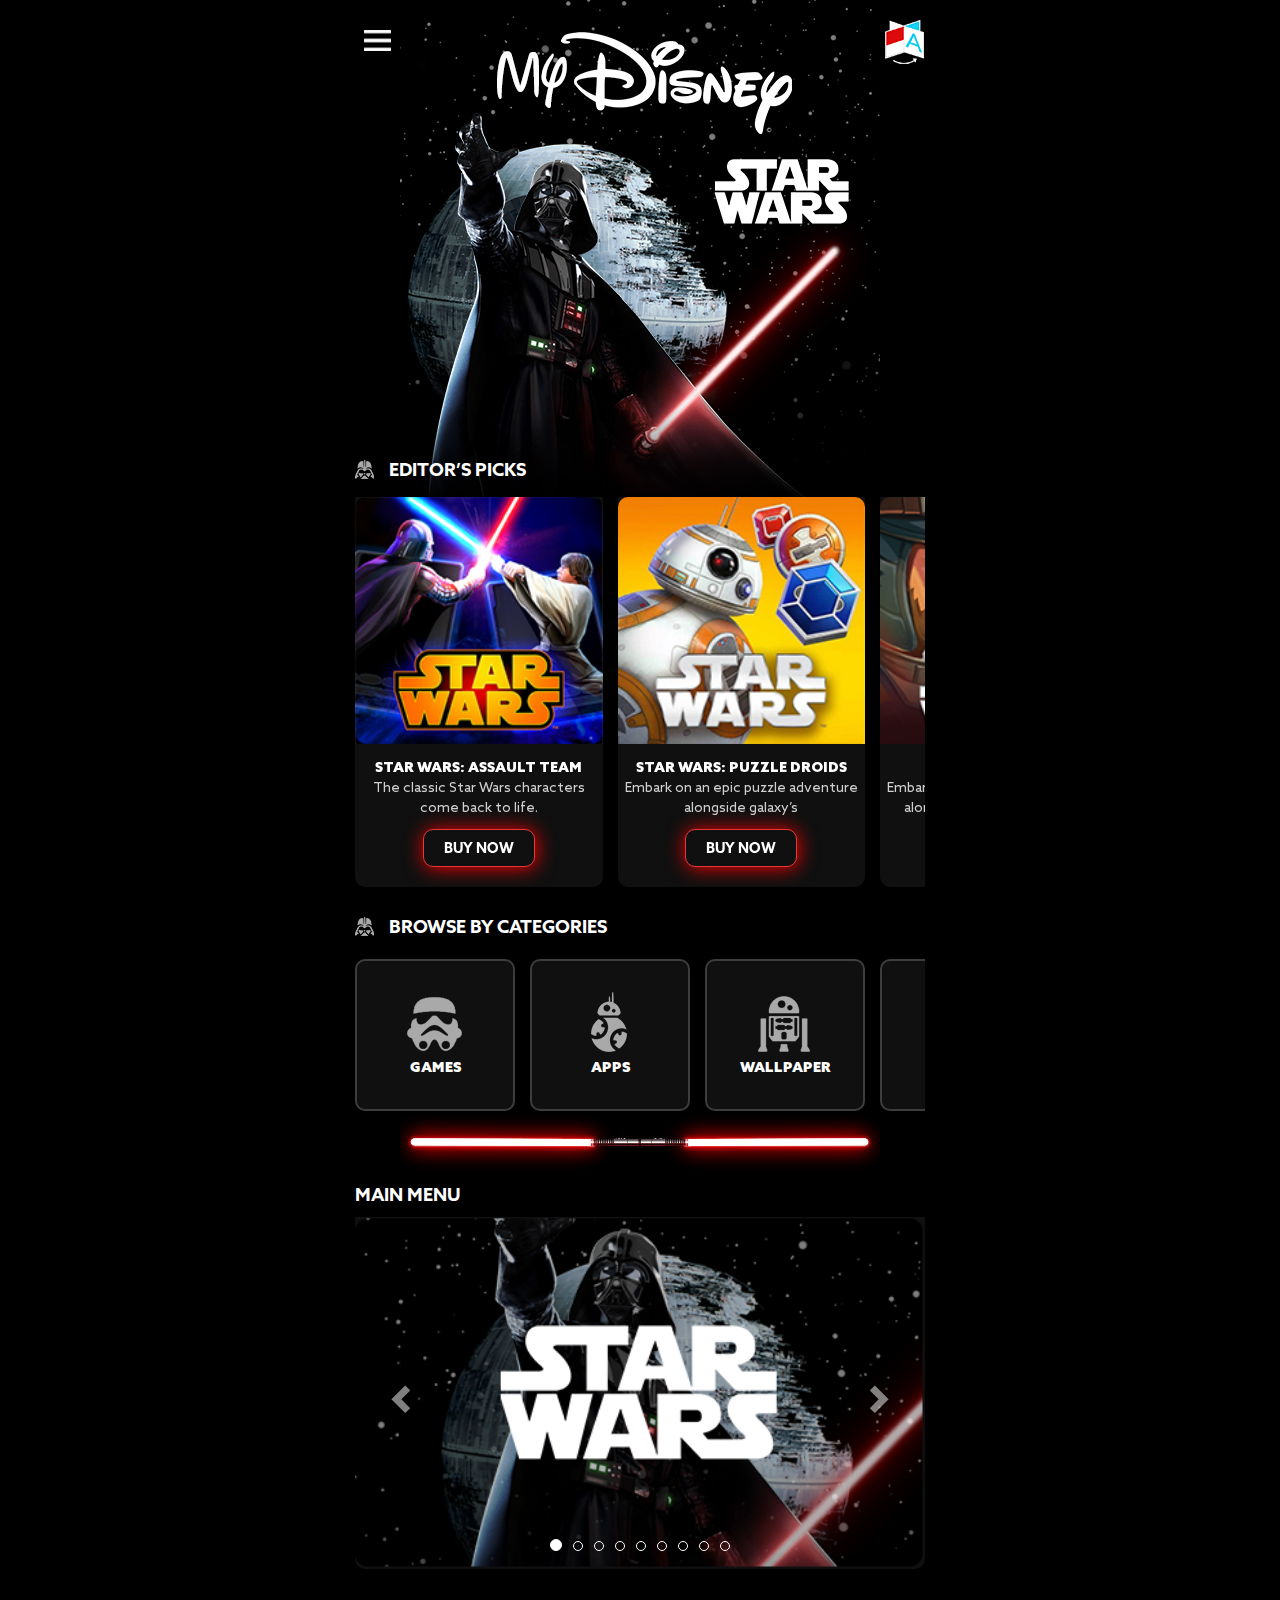
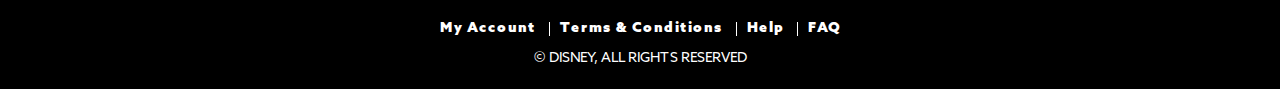
<file: page-starwars.html>
<!DOCTYPE html>
<html lang="en">
  <head>
    <meta charset="utf-8"/>
    <meta http-equiv="X-UA-Compatible" content="IE=edge"/>
    <meta name="viewport" content="width=device-width, initial-scale=1"/>
    <title>My Disney</title>
	<link rel="shortcut icon" href="img/favicon.ico" type="image/x-icon">
    <link href="css/bootstrap.min.css" rel="stylesheet"/>
	<link rel="stylesheet" href="css/owl.carousel.min.css"/>
	<link rel="stylesheet" href="css/owl.theme.default.min.css"/>
	<link rel="stylesheet" href="css/font-awesome.css"/>
	<link rel="stylesheet" href="css/style.css"/>
	<link rel="stylesheet" href="css/responsive.css"/>

  </head>
  <body class="other-page">
	<div class="bg-starwars">
		<header id="header8el" class="headDumm">
			<div class="container">
				<button class="burger-bar" data-toggle="modal" data-target="#popup-login">
					<img src="img/hamburger-bar-color.png" alt=""/>
				</button>
				<div class="pull-right ">
					<button class="language"><img src="img/icon-language-color.png" alt=""/></button>
				</div>
				<div class="language-option">
					<ul>
						<li style="text-align:left;"><a href="#" class="active">ENGLISH </a></li>
						<li><a href="#">INDONESIAN  </a></li>
						<li style="text-align:right;"><a href="#">UNICODE </a></li>
						<li style="text-align:left;"><a href="#">ZAWGY </a></li>
						<li><a href="#">THAI </a></li>
						<li style="text-align:right;"><a href="#">TAGALOG </a></li>
					</ul>
				</div>
			</div>
			
		</header>
	</div>
	
	<div id="specPage" class="container">
		<h2><img src="img/ico-jedi.png"> EDITOR’S  PICKS</h2>
		<div id="slide_offset" class="owl-carousel editor-pick owl-theme">
			<div class="item">
				<a href="#" class="img-slide"><img src="img/starw-01.jpg" alt=""/></a>
				<div class="slideDesc">
					<span class="slide-title">STAR WARS: ASSAULT TEAM</span>
					<p>The classic Star Wars characters come back to life.</p>
					<a href="#" class="btn-buy">BUY NOW</a>
				</div>
			</div>
			<div class="item">
				<a href="game-detail.html" class="img-slide"><img src="img/starw-02.jpg" alt=""/></a>
				<div class="slideDesc">
					<span class="slide-title">STAR WARS: PUZZLE DROIDS</span>
					<p>Embark on an epic puzzle adventure alongside galaxy’s </p>
					<a href="#" class="btn-buy">BUY NOW</a>
				</div>
			</div>
			<div class="item">
				<a href="game-detail.html" class="img-slide"><img src="img/starw-03.jpg" alt=""/></a>
				<div class="slideDesc">
					<span class="slide-title">STAR WARS: PUZZLE</span>
					<p>Embark on an epic puzzle adventure alongside some of the galaxy’s </p>
					<a href="#" class="btn-buy">BUY NOW</a>
				</div>
			</div>
			<div class="item">
				<a href="game-detail.html" class="img-slide"><img src="img/starw-02.jpg" alt=""/></a>
				<div class="slideDesc">
					<span class="slide-title">STAR WARS</span>
					<p>Embark on an epic puzzle adventure alongside some of the galaxy’s </p>
					<a href="#" class="btn-buy">BUY NOW</a>
				</div>
			</div>
			
		</div>
		
		<h2 class="ddl"><img src="img/ico-jedi.png" alt=""/> BROWSE BY CATEGORIES</h2>
		
		<div id="slide_offset2" class="owl-carousel editor-pick owl-theme">
			<div class="item">
				<a href="#" class="img-slide"><img src="img/jedi-games.png" alt=""/></a>
				<span>GAMES</span>
			</div>
			<div class="item">
				<a href="" class="img-slide"><img src="img/jedi-apps.png" alt=""/></a>
				<span>APPS</span>
			</div>
			<div class="item">
				<a href="" class="img-slide"><img src="img/jedi-wallpaper.png" alt=""/></a>
				<span>WALLPAPER</span>
			</div>
			<div class="item">
				<a href="" class="img-slide"><img src="img/jedi-ebook.png" alt=""/></a>
				<span>E-BOOK</span>
			</div>
			
		</div>
		<div class="img-tongkat"><img src="img/tongkat.png" alt=""/></div>
		
		<h2>MAIN MENU</h2>
		<div id="myCarouselHome" class="carousel slide" data-ride="carousel">
			<ol class="carousel-indicators">
				<li data-target="#myCarouselHome" data-slide-to="0" class="active"></li>
				<li data-target="#myCarouselHome" data-slide-to="1"></li>
				<li data-target="#myCarouselHome" data-slide-to="2"></li>
				<li data-target="#myCarouselHome" data-slide-to="3"></li>
				<li data-target="#myCarouselHome" data-slide-to="4"></li>
				<li data-target="#myCarouselHome" data-slide-to="5"></li>
				<li data-target="#myCarouselHome" data-slide-to="6"></li>
				<li data-target="#myCarouselHome" data-slide-to="7"></li>
				<li data-target="#myCarouselHome" data-slide-to="8"></li>
			</ol>
			<div class="carousel-inner">
				<div class="item active">
					<a href="#"><img class="img-responsive" src="img/slide-banner-starwars.png" alt="Starwars"></a>
				</div>
				<div class="item">
					<a href="#"><img class="img-responsive" src="img/slide-banner-marvel.png" alt="Marvin"></a>
				</div>
				<div class="item">
					<a href="#"> <img class="img-responsive" src="img/slide-banner-apps.png" alt="Apps"></a>
				</div>
				<div class="item">
				  <a href="#"> <img class="img-responsive" src="img/slide-banner-ebooks.png" alt="Ebook"></a>
				</div>
				<div class="item">
				  <a href="#"> <img class="img-responsive" src="img/slide-banner-mobile-games.png" alt="Mobile Games"></a>
				</div>
				<div class="item">
				  <a href="#"> <img class="img-responsive" src="img/slide-banner-online-games.png" alt="Online Games"></a>
				</div>
				<div class="item">
				  <a href="#"> <img class="img-responsive" src="img/slide-banner-screen-saver.png" alt="Screen Saver"></a>
				</div>
				<div class="item">
				  <a href="#"> <img class="img-responsive" src="img/slide-banner-wallpaper.png" alt="Wallpaper"></a>
				</div>
			</div>
			
			<a class="carousel-control left" href="#myCarouselHome" data-slide="prev">
				<span class="glyphicon glyphicon-chevron-left"></span>
			</a>
			<a class="carousel-control right" href="#myCarouselHome" data-slide="next">
				<span class="glyphicon glyphicon-chevron-right"></span>
			</a>
		</div>
		
	</div> <!-- Container -->
	
	<!-- Popup LOGOUT -->
	<div class="modal fade popup-logout" id="popup-logout" tabindex="-1">
		<div class="modal-dialog" role="document">
			<div class="modal-content">
				<div class="modal-body">
					<img src="img/logout-starwars.png" class="img-responsive" alt=""/>
					<div class="btn-anh">
						<div class="col-anh">
							<img src="img/st-cancel.png" alt="" data-dismiss="modal" class="close img-responsive"/>
						</div>
						<div class="col-anh">
							<a href="#"><img src="img/st-click.png" alt="" class="img-responsive"/></a>
						</div>
						<div class="col-anh">
							<a href="index.html"><img src="img/st-logout.png" alt="" class="img-responsive"/></a>
						</div>
					</div>
				</div>
			  
			</div>
		</div>
	</div>
	
	<div class="modal fade popup-burgerbar" id="popup-login" tabindex="-1" role="dialog" aria-labelledby="myModalLabel">
		<div class="modal-dialog" role="document">
			<div class="modal-content">
				<div class="modal-header">
					<button type="button" class="close" data-dismiss="modal" aria-label="Close"><span aria-hidden="true">&times;</span></button>
					<img src="img/logo-disney.png" alt=""/>
				</div>
				<div class="modal-body">
					<div class="input-group search-bar">
					  <span class="input-group-btn">
						<button class="btn" type="button">
							<span class="glyphicon glyphicon-search"></span>
						</button>
					  </span>
					  <form><input type="text" class="form-control autocomplete2" id="autocomplete" placeholder="Search My Disney..."></form>
					</div><!-- /input-group -->
					
					<div class="imgProfile">
						<div class="imgProfileUser">
							<a href="#" style="background-image:url(img/image-sq.png);"></a>
						</div>
						<div class="imgProfileUserDetail">
							<strong>WELCOME,</strong>
							<a href="#">Username !</a>
							Have you seen the latest games?
						</div>
						<div class="clearfix"></div>
					</div>
					
					<div class="col-nav">
						<ul class="regisPart">
							<li><a href="my-profile.html">MY PROFILE</a></li>
							<li><a href="my-stash.html">MY STASH</a></li>
							<li><a href="" data-toggle="modal" data-target="#popup-logout" data-dismiss="modal">LOGOUT</a></li>
						</ul>
					</div>
					
					<ul class="nav-stacked acc-category" id="acc-category2">
						<li class="panel"> 
							<a class="accTitle collapsed" data-toggle="collapse" data-parent="#acc-category2" href="#marvel2">MARVEL</a>
							<ul id="marvel2" class="collapse">
								<li><a href="#">Mobile Games</a></li>
								<li><a href="#">Online Games</a></li>
								<li><a href="#">Applications</a></li>
								<li><a href="#">Wallpaper & Screensavers</a></li>
							</ul>
						  
						</li>
						<li class="panel"> 
							<a class="accTitle collapsed" data-toggle="collapse" data-parent="#acc-category2" href="#starwars2">STAR WARS</a>
							<ul id="starwars2" class="collapse">
								<li><a href="#">Mobile Games</a></li>
								<li><a href="#">Online Games</a></li>
								<li><a href="#">Applications</a></li>
								<li><a href="#">Wallpaper & Screensavers</a></li>
							</ul>
						</li>
						<li class="panel"> 
							<a class="accTitle collapsed" data-toggle="collapse" data-parent="#acc-category2" href="#frozen2">FROZEN</a>
							<ul id="frozen2" class="collapse">
								<li><a href="#">Mobile Games</a></li>
								<li><a href="#">Online Games</a></li>
								<li><a href="#">Applications</a></li>
								<li><a href="#">Wallpaper & Screensavers</a></li>
							</ul>
						</li>
					</ul>
					
				</div>
			  
			</div>
		</div>
	</div>
	
	
	<footer id="footer">
		<div class="container">
			<div class="bottom-menu"> 
				<a href="my-account.html">My Account</a>
				<a href="#">Terms & Conditions </a>
				<a href="#">Help</a>
				<a href="#">FAQ </a>
			</div>
			<div class="copyright">
				© Disney, All Rights ReserveD
			</div>
		</div>
	</footer>
	
	
	
    <script src="https://ajax.googleapis.com/ajax/libs/jquery/1.12.4/jquery.min.js"></script>
    <script src="https://maxcdn.bootstrapcdn.com/bootstrap/3.3.7/js/bootstrap.min.js"></script>
	<script src="js/owl.carousel.min.js"></script>
	<script src="js/autocomplete.min.js"></script>
	<script src="js/autocomplete-data.js"></script>
	<script>
		
		$(".language").click(function(){
			$(".language-option").slideToggle(80);
		});
		
		$('#slide_offset').owlCarousel({
			items:2,
			nav: false,
			dots:false,
			margin:15,
			stagePadding:30,
			smartSpeed:450
		});
		$('#slide_offset2').owlCarousel({
			items:3,
			nav: false,
			dots:false,
			margin:15,
			stagePadding:30,
			smartSpeed:450
		});
		
	</script>
	
  </body>
</html>
</file>
<file: css/style.css>
body{
	font-family:Azo-Regular;
	font-size:14px;
}
body.modal-open {
    overflow: hidden !important;
}
/* body::-webkit-scrollbar {
    width: 5px;
}
body::-webkit-scrollbar-track {
	background:#efefef;
}
body::-webkit-scrollbar-thumb {
    border-radius: 6px;
	background:#37bdaf;
} */
.wider{
	float:left;
	width:100%;
}
.no-pad {
    padding:0;
}

@font-face {
	font-family: 'Azo-Regular';
	src: url('../fonts/AzoSans-Regular.eot');
	src: local('☺'), 
        url('../fonts/AzoSans-Regular.woff') format('woff'), 
        url('../fonts/AzoSans-Regular.ttf') format('truetype'), 
        url('../fonts/AzoSans-Regular.svg') format('svg');
	font-weight: normal;
	font-style: normal;
}
@font-face {
	font-family: 'Azo-Bold';
	src: url('../fonts/AzoSans-Bold.eot');
	src: local('☺'), 
        url('../fonts/AzoSans-Bold.woff') format('woff'), 
        url('../fonts/AzoSans-Bold.ttf') format('truetype'), 
        url('../fonts/AzoSans-Bold.svg') format('svg');
	font-weight: normal;
	font-style: normal;
}
@font-face {
	font-family: 'Azo-Black';
	src: url('../fonts/AzoSans-Black.eot');
	src: local('☺'), 
        url('../fonts/AzoSans-Black.eot') format('woff'), 
        url('../fonts/AzoSans-Black.ttf') format('truetype'), 
        url('../fonts/AzoSans-Black.svg') format('svg');
	font-weight: normal;
	font-style: normal;
}

h2{
	color:#19d2f4;
	font-family:Azo-Bold;
	font-size:24px;
	margin:0;
}
.no-pad{
	padding:0;
}
.container{
	position:relative;
}
.modal-backdrop.in{
	opacity:.9;
}
#popup-logout .modal-content{
	background-color:transparent;
}

/* HEADER 
==================================================================================================== */
.headDumm{
	padding-top:25px;
}
#header8el .container .burger-bar{
	border:0;
	background:none;
	outline:none;
}
#header8el .container .language{
	border:0;
	padding:0;
	margin:0;
	float:right;
	position:relative;
	top:-5px;
	outline:none;
	background:transparent;
}
#header8el .container .language-option{
	margin-top:25px;
	display:none;
	position: relative;
    z-index: 10;
}
#header8el.headDefault .container .language-option{
	margin-top:0px;
	background:#fff;
	-webkit-box-shadow: 0px 5px 10px -2px rgba(0,0,0,0.4);
	-moz-box-shadow: 0px 5px 10px -2px rgba(0,0,0,0.4);
	box-shadow: 0px 5px 10px -2px rgba(0,0,0,0.4);
}
#header8el .container .language-option ul{
	margin:0;
	padding:0 30px;
	list-style:none;
	width:100%;
	display:table;
}
#header8el .container .language-option ul li{
	display:inline-table;
	text-align:center;
	width:33%;
	padding:10px 0;
}
#header8el .container .language-option ul li a{
	display:inline-block;
	color:#8a8a8a;
	outline:none;
}
#header8el .container .language-option ul li a:hover{
	text-decoration:none;
	color:#19d2f4;
}
#header8el .container .language-option ul li a.active{
	color:#19d2f4;
	font-family:Azo-Black;
}

.headDefault{
	background:#19d2f4;
	height:74px;
}
.headDefault .logo-white{
	text-align:center;
}
.headDefault .logo-white a{
	display:inline-block;
}
.headDefault .logo-white img{
	display:inline-block;
}
.logo-blue{
	text-align:center;
}
.logo-blue img{
	display:inline-block;
}

.logo-blue a{
	display:inline-block;
	position:relative;
	margin-top:-5px;
}
.headDefault .no-pad{
	line-height:72px;
}
#header8el.headDefault .container .language{
	top:0px;
}




#footer{
	background:#19d2f4;
	color:#fff;
	padding-top:20px;
	padding-bottom:20px;
	text-align:center;
	font-family:Azo-Regular;
}
#footer .bottom-menu{
	margin-bottom:10px;
}
#footer .bottom-menu a{
	color:#fff;
	padding:0 10px;
	line-height:14px;
	border-left:1px solid #fff;
	display:inline-block;
	font-family:Azo-Black;
	letter-spacing:1px;
}
#footer .bottom-menu a:hover{
	text-decoration:none;
}
#footer .bottom-menu a:nth-child(1){
	border:0;
}
#footer .copyright{
	text-transform:uppercase;
}
.other-page #footer.foot-red{
	background:#c11a1a;
}


.popup-burgerbar .modal-dialog{
	margin:0 auto;
	height:100%;
}
.popup-burgerbar .modal-content{
	border-radius:0;
	border:0;
	height:100%;
	overflow:auto;
}
.popup-burgerbar .modal-content .modal-header{
	text-align:center;
	border:0;
}
.popup-burgerbar .modal-content .modal-header img{
	margin-top:15px;
}
.popup-burgerbar .modal-content .modal-body{
	padding:25px;
	padding-top:0;
}
.popup-burgerbar .search-bar{
	border:1px solid #949494;
	border-radius:6px;
	height:40px;
}
.popup-burgerbar .search-bar .form-control{
	background:#d7d7d7;
	border:0;
	height:43px;
}
.popup-burgerbar .search-bar .btn{
	background:#d7d7d7;
	border:0;
	padding:8px 12px;
}
.popup-burgerbar .search-bar .btn span{
	position:relative;
	top:3px;
	font-size:20px;
	color:#929292;
}
.popup-burgerbar .col-nav{
	display:block;
}
.popup-burgerbar .col-nav ul{
	margin:20px 0;
	padding:0 0 15px 0;
	list-style:none;
	border-bottom:1px solid #19d2f4;
}
.popup-burgerbar .col-nav ul li{
	font-size:16px;
	display:block;
	padding:15px 0;
	font-family:Azo-Black;
}
.popup-burgerbar .col-nav ul li a{
	color:#19d2f4;
}
.popup-burgerbar .col-nav ul li a:focus,
.popup-burgerbar .col-nav ul li a:hover{
	text-decoration:none;
}


.popup-oth .modal-header{
	border:0;
	padding-bottom:0;
}
.popup-oth .modal-body {
	text-align:center;
}
.popup-oth .modal-body h3.ttl-join{
	font-size:28px;
	font-family:Azo-Black;
	color:#19d2f4;
	text-align:center;
	line-height:36px;
	margin-top:0;
}
.popup-oth .modal-body h3.ttl-join span{
	display:block;
}
.popup-oth .modal-content{
	background:url(../img/bg_gradasi.jpg) repeat-x bottom center #fff;
}
.popup-oth .modal-body .img_join{
	margin-bottom:20px;
}

#mainBanner{
	text-align:center;
	margin-bottom:10px;
}
#mainBanner img{
	display:inline-block;
}

#myCarouselHome{
	margin-top:10px;
	margin-bottom:30px;
}
#myCarouselHome .carousel-control.left{
	background-image:none;
}
#myCarouselHome .carousel-control.right{
	background-image:none;
}
#myCarouselHome .carousel-inner .item{
	text-align:center;
}
#myCarouselHome .carousel-inner .item a{
	display:block;
}
#myCarouselHome .carousel-inner .item a img{
	width:100%;
}
#myCarouselHome .carousel-indicators{
	bottom:0;
}
#myCarouselHome .carousel-indicators li{
	margin:1px 4px;
}


#editor-pick{
	margin-top:20px;
}
#editor-pick .owl-stage{
	padding-left:0!important;
}
#editor-pick .item .img-slide{
	display:block;
}
#editor-pick .item .img-slide img:hover{
	opacity:.8;
}
#editor-pick .item .slideDesc{
	display:block;
	text-align:center;
	margin-top:10px;
	font-size:12px;
	color:#b4b4b4;
	font-family:Azo-Bold;
}
#editor-pick .item .slideDesc a.slide-title{
	display:block;
	color:#19d2f4;
	font-size:16px;
	font-family:Azo-Black;
	letter-spacing:1px;
}
#editor-pick .item .slideDesc a.slide-title:active,
#editor-pick .item .slideDesc a.slide-title:focus,
#editor-pick .item .slideDesc a.slide-title:hover{
	text-decoration:none;
}
#editor-pick .item .slideDesc .btn-buy{
	display:block;
	color:#fff;
	margin-top:10px;
	font-size:16px;
	font-family:Azo-Black;
	letter-spacing:1px;
	background:#19d2f4;
	border-radius:10px;
	padding:10px 0 7px 0;
	border:1px solid #19d2f4;
}
#editor-pick .item .slideDesc .btn-buy:focus,
#editor-pick .item .slideDesc .btn-buy:active,
#editor-pick .item .slideDesc .btn-buy:hover{
	text-decoration:none;
	color:#19d2f4;
	background:#fff;
	border:1px solid #19d2f4;
}

#addsWrap{
	margin-top:30px;
	position:relative;
}
#addsWrap img{
	width:100%;
	height:auto;
}
#addsWrap .btn-see-more{
	position:relative;
	z-index:2;
	margin-top:-20px;
	margin-right:15px;
	
}

#browse-categories{
	margin-top:40px;
}
#browse-categories h2{
	float:left;
	width:100%;
}
#browse-categories .col-category a span{
	display:inline-block;
	width:44px;
	line-height:24px;
}
#browse-categories .col-category a span img{
	vertical-align:bottom;
}
#browse-categories .col-category a{
	display:block;
	color:#19d2f4;
	border:1px solid #19d2f4;
	font-size:16px;
	border-radius:6px;
	line-height:40px;
	padding:0px 15px;
	height:40px;
	margin:10px 0;
}
#browse-categories .col-category a:focus,
#browse-categories .col-category a:hover{
	text-decoration:none;
	background:#3696a8;
	color:#fff;
	border:1px solid #e6e6e6;
}

#joinBen{
	margin-top:25px;
	margin-bottom:25px;
}
#joinBen .col-jn{
	text-align:center;
}
#joinBen .col-jn img{
	display:inline-block;
}
#joinBen .col-jn a{
	display:inline-block;
	background:#19d2f4;
	color:#fff;
	font-size:18px;
	line-height:40px;
	font-family:Azo-Black;
	text-align:center;
	width:70%;
	margin-top:10px;
	border-radius:10px;
}
#joinBen .col-jn a:hover{
	text-decoration:none;
	color:#19d2f4;
	border:1px solid #19d2f4;
	background:#fff;
}

.btn-see-more{
	border:1px solid #44cae6;
	float:right;
	font-size:16px;
	font-family:Azo-Regular;
	color:#44cae6;
	padding:10px 20px;
	border-radius:6px;
	margin-top:-10px;
	background:#fff;
	line-height:16px;
}
.btn-see-more:focus,
.btn-see-more:active,
.btn-see-more:hover{
	text-decoration:none;
	color:#fff;
	background:#44cae6;
}

#mainBg{
	background-image:url(../img/bg-body.jpg);
	background-size:cover;
	background-position:center;
}

.titCenter{
	text-align:center;
	margin-top:50px;
	font-size:36px;
	font-family:Azo-Black;
	margin-bottom:20px;
}

.acc-category {
	margin:0;
	padding:0;
	list-style:none;
}
.acc-category .accTitle{
	color:#19d2f4;
	display:block;
	font-size:16px;
	font-family:Azo-Black;
	background:url(../img/ico-acc-top.png) no-repeat center right;
}
.acc-category .accTitle.collapsed{
	background:url(../img/ico-acc-down.png) no-repeat center right;
}

.acc-category .accTitle:focus,
.acc-category .accTitle:active,
.acc-category .accTitle:hover{
	text-decoration:none;
}
.acc-category li.panel{
	border:0;
	box-shadow:none;
}
.acc-category li.panel ul{
	list-style:none;
	padding:10px 20px ;
}
.acc-category li.panel ul li a{
	color:#8a8a8a;
	padding:10px 0;
	display:block;
}
.acc-category li.panel ul li a:focus,
.acc-category li.panel ul li a:active,
.acc-category li.panel ul li a:hover{
	text-decoration:none;
	color:#19d2f4;
}

#logPhone{
	margin-bottom:30px;
}
#logPhone .form-control{
	background:#d7d7d7;
	border:0;
	height:43px;
}
#logPhone .btn{
	background:#d7d7d7;
	border:0;
	height:43px;
	padding:8px 12px;
	box-shadow:inset 0 1px 1px rgba(0,0,0,.075);
}
#logPhone .dropdown-menu{
	min-width:50px;
}
#logPhone .dropdown-menu>li>a{
	padding:3px 15px;
}

.imgProfile{
	border-bottom:1px solid #19d2f4;
	margin-top:10px;
	padding-top:20px;
	padding-bottom:20px;
}
.imgProfileUser{
	float:left;
}
.imgProfileUser a{
	background-size:cover;
	background-position:center;
	display:inline-block;
	width:140px;
	height:140px;
	border-radius:50%;
	border:1px solid #d7d7d7;
}
.imgProfileUserDetail{
	float:left;
	width:60%;
	padding-top:25px;
	margin-left:20px;
	color:#8a8a8a;
	font-size:16px;
}
.imgProfileUserDetail strong{
	display:block;
	color:#19d2f4;
	font-size:24px;
	font-family:Azo-Black;
}
.imgProfileUserDetail a{
	display:block;
	color:#19d2f4;
	margin-bottom:10px;
	font-size:24px;
	font-family:Azo-Black;
}
.imgProfileUserDetail a:active,
.imgProfileUserDetail a:focus,
.imgProfileUserDetail a:hover{
	text-decoration:none;
}

.grey-form{
	background:#d7d7d7;
	height:43px;
}
.btn3d {
    position:relative;
    border:0;
	width:50%;
	transition: all 40ms linear;
	margin:10px auto;
}
.btn3d:active:focus,
.btn3d:focus:hover,
.btn3d:focus {
    -moz-outline-style:none;
    outline:medium none;
}
.btn3d.btn-default {
    color: #fff;
    box-shadow:0 0 0 1px #1985f4 inset, 0 0 0 2px rgba(255,255,255,0.10) inset, 0 4px 0 0 #1985f4, 0 4px 4px 1px rgba(0,0,0,.2);
    background-color:#19d2f4;
}
.btn3d.btn-default:active, 
.btn3d.btn-default.active {
    color: #fff;
    box-shadow:0 0 0 0px #ebebeb inset, 0 0 0 0px rgba(255,255,255,0.15) inset, 0 0px 0px 0px rgba(0,0,0,.1);
    background-color:#19d2f4;
}

.spar{
	margin:30px 0;
}

.autocomplete-suggestions{
	padding:10px 20px;
	left:0;
	top:42px;
	width:100% !important;
	background:#fff;
	border:1px solid #999;
}
.autocomplete-suggestion{
	padding:10px 0px;
}
.autocomplete-suggestion strong{
	color:#19d2f4;
}

.myAccountWrap{
	text-align:center;
	color:#868585;
	line-height:26px;
	margin-bottom:30px;
}
.myAccountWrap a:focus,
.myAccountWrap a:active,
.myAccountWrap a:hover{
	text-decoration:none;
	color:#1985f4;
}
.myAccountWrap a.btnQuitStts,
.myAccountWrap a.cmplteProfile{
	color:#1985f4;
	border-bottom:1px solid #a7c8fa;
}
.myAccountWrap a.btnMyStash{
	display: inline-block;
    color: #fff;
    margin-top: 10px;
    margin-bottom: 10px;
    font-size: 16px;
    font-family: Azo-Black;
    letter-spacing: 1px;
    background: #19d2f4;
    border-radius: 10px;
    padding: 10px 0 7px 0;
    border: 1px solid #19d2f4;
	width:35%;
}
.myAccountWrap a.btnMyStash:hover{
	background: #fff;
	color: #19d2f4;
}
.myAccountWrap hr{
	border:1px solid #343434;
	display:inline-block;
	width:60%;
	margin-top: 0px;
    margin-bottom: 10px;
}
.myAccountWrap a.btnBack{
	color:#868585;
}
.myAccountWrap .gre{
	display:block;
}

.shareWrap{
	background:#737373;
	color:#fff;
	text-align:center;
	padding-top:8px;
	padding-bottom:4px;
}
.shareWrap span{
	font-size:18px;
	display:inline-block;
	margin-left:10px;
	margin-right:20px;
	position:relative;
	top:-3px;
}
.shareWrap .fa{
	font-size:28px;
	line-height:28px;
}
.shareWrap a{
	color:#fff;
	display:inline-block;
	margin:0 5px;
}
.shareWrap a img{
	vertical-align:text-bottom;
}

.fotoCamProfile{
	margin-bottom:20px;
}
.fotoCamProfile .img-circle{
	position:relative;
	display:inline-block;
	background-size:cover;
	background-position:center;
	width:130px;
	height:130px;
	border:4px solid #19d2f4;
}
.fotoCamProfile .img-circle button{
	position:absolute;
	top:-5px;
	border-radius:50%;
	right:10px;
	background:#fff;
	border:1px solid #7f7f7f;
	outline:none;
}
.fotoCamProfile .img-circle button .fa{
	position:relative;
	top:2px;
}
.fotoCamProfile #uploadImgProfile{
	visibility:hidden;
	width:10px;
}

.myStashWrap{
	
}
.myStashWrap h4{
	color:#19d2f4;
	font-family:Azo-Bold;
	display:table;
	width:100%;
}
.myStashWrap h4 span{
	display:table-cell;
	vertical-align:top;
}
.myStashWrap h4 span:nth-child(2){
	text-align:right;
}

.stashImage{
	width:100%;
	margin-top:10px;
	text-align:center;
	display:inline-block;
}
.stashImage .img-responsive{
	width:100%;
}

.timing{
	display:table;
	width:100%;
	margin-bottom:20px;
	padding:15px 0 20px 0;
	border-bottom:1px solid #19d2f4;
}
.timing span{
	display:table-cell;
	color:#8a8a8a;
}
.timing span:nth-child(2){
	text-align:right;
	vertical-align:middle;
}
.timing span a{
	color: #fff;
    margin-top: 10px;
    margin-bottom: 10px;
    letter-spacing: 1px;
    background: #19d2f4;
    border-radius: 10px;
    padding: 10px 20px 7px 20px;
    border: 1px solid #19d2f4;
}
.btn-wider-join:active,
.btn-wider-join:focus,
.btn-wider-join:hover,
.btn-wider:active,
.btn-wider:focus,
.btn-wider:hover,
.timing span a:active,
.timing span a:focus,
.timing span a:hover{
	text-decoration:none;
	background: #fff;
	color: #19d2f4;
}

.detailPage{
	width:100%;
	margin-top:20px;
	display:inline-block;
}
.detailPage h4{
	color:#19d2f4;
	font-family:Azo-Bold;
	width:100%;
	
}
.detailPageImage {
	margin-bottom:20px;
}
.detailPageImage img{
	width:100%;
}
.btn-wider{
	width:100%;
	color: #fff;
	font-size:36px;
	font-family:Azo-Black;
	text-align:center;
    margin-top: 20px;
    margin-bottom: 20px;
    letter-spacing: 1px;
    background: #19d2f4;
    border-radius: 10px;
    padding: 10px 0px 7px 0px;
    border: 1px solid #19d2f4;
	display:inline-block;
}

.btn-wider-join{
	width:100%;
	color: #fff;
	font-size:18px;
	font-family:Azo-Regular;
	text-align:center;
    margin-top: 20px;
    margin-bottom: 20px;
    letter-spacing: 1px;
    background: #19d2f4;
    border-radius: 10px;
    padding: 18px 0px 15px 0px;
    border: 1px solid #19d2f4;
	display:inline-block;
}
#popup-join-buy .col-xs-6 .btn-wider-join{
	font-family:Azo-Black;
}
.btn-wider-join.no-bg{
	background:#fff;
	color: #19d2f4;
}
#popup-join-buy .modal-body  p{
	margin-bottom:0;
}
#popup-join-buy .modal-body  p strong{
	display: block;
    color: #19d2f4;
    font-size: 16px;
    font-family: Azo-Black;
    letter-spacing: 1px;
}

.btn-wider-join strong{
	font-family:Azo-Black;
}

.detailPageDesc h5{
	font-size:16px;
	color:#8a8a8a;
	font-family:Azo-Bold;
}
.detailPageDesc p{
	color:#8a8a8a;
	line-height:24px;
}
.detailPageDesc img{
	width:100%;
	margin-bottom:15px;
}
.detailPageDesc img:nth-child(1){
	margin-top:15px;
}
.benefit-banner {
	margin-bottom:20px;
}
.benefit-banner img{
	width:100%;
}
.btn-benefit-join{
	background:#19d2f4;
	color:#fff;
	font-size:28px;
	border:0;
	width:100%;
	display:block;
	line-height:30px;
	border-radius:10px;
	padding-top:13px;
	padding-bottom:10px;
}
.btn-benefit-join strong{
	display:block;
	font-family:Azo-Black;
}
.text-benefit{
	line-height:36px;
	color:#8a8a8a;
	margin-top:30px;
}
.text-benefit ul{
	line-height:36px;
	color:#8a8a8a;
	padding-left:15px;
	margin-bottom:30px;
}
.text-benefit p{
	margin-bottom:20px;
}

.btn-double{
	display:table;
	width:100%;
}
.btn-double button{
	display:table-cell;
	width:45%;
	padding:0;
	height:50px;
	font-size:14px;
	line-height:14px;
	margin:0 5px;
	vertical-align:top;
}

.category-page .titCenter{
	margin-bottom:0px;
}
.category-page .category-name{
	font-size:24px;
	color:#898989;
	display:block;
	text-align:center;
	margin-bottom:20px;
}
.category-page .category-list{
	display:block;
	text-align:center;
	padding-bottom:5px;
	margin:15px 0;
	border-bottom:1px solid #19d2f4;
}
.category-page .category-list:last-child{
	border-bottom:0;
}
.category-page .category-list h4{
	display:block;
	color: #19d2f4;
    font-family: Azo-Bold;
}
.category-page .category-list button{
	display:inline-block;
	color: #fff;
    margin-top: 10px;
    margin-bottom: 10px;
    letter-spacing: 1px;
    background: #19d2f4;
    border-radius: 10px;
    padding: 10px 50px 7px 50px;
    border: 1px solid #19d2f4;
	font-size:18px;
	font-family:Azo-Bold;
}
.category-list img{
	width:100%;
}

#slide_offset {
	margin-top:15px;
	margin-bottom:15px;
}
#slide_offset2 .owl-stage,
#slide_offset .owl-stage{
	padding-left:0 !important;
}
#slide_offset .item img{
	-webkit-border-top-left-radius: 10px;
	-webkit-border-top-right-radius: 10px;
	-moz-border-radius-topleft: 10px;
	-moz-border-radius-topright: 10px;
	border-top-left-radius: 10px;
	border-top-right-radius: 10px;
}

.other-page{
	background:#000;
}
.other-page #specPage{
	margin-top:-50px;
}
.other-page #footer{
	background:#000;
}

.bg-starwars{
	min-height:510px;
	background-image:url(../img/starwars-bg.jpg) ;
	background-position:top center;
	background-size:contain;
	background-repeat:no-repeat;
}

.other-page h2{
	color:#fff;
	font-size:18px;
}
.other-page h2.ddl{
	margin-top:30px;
}
.other-page h2 img{
	vertical-align:text-top;
	margin-right:10px;
}
#specPage .item{
	background:#101010;
	-webkit-border-bottom-left-radius: 10px;
	-webkit-border-bottom-right-radius: 10px;
	-moz-border-radius-bottomleft: 10px;
	-moz-border-radius-bottomright: 10px;
	border-bottom-left-radius: 10px;
	border-bottom-right-radius: 10px;
}
#specPage .slideDesc{
	text-align:center;
	color:#d0d0d0;
	margin-top:15px;
}
#specPage .slideDesc .slide-title{
	display:block;
	color:#fff;
	font-family:Azo-Black;
}
#specPage .slideDesc .btn-buy{
	border:1px solid #e73939;
	-webkit-box-shadow: 1px 1px 19px 0px rgba(250,0,0,1);
	-moz-box-shadow: 1px 1px 19px 0px rgba(250,0,0,1);
	box-shadow: 1px 1px 19px 0px rgba(250,0,0,1);
	color:#fff;
	font-family:Azo-Bold;
	border-radius:10px;
	background:#101010;
	padding:10px 20px 6px 20px;
	display:inline-block;
	margin-bottom:20px ;
}
#specPage .slideDesc .btn-buy:focus,
#specPage .slideDesc .btn-buy:hover{
	text-decoration:none;
}

.img-tongkat{
	text-align:center;
	margin-bottom:15px;
}
.img-tongkat img{
	max-width:100%;
	height:auto;
}

#slide_offset2 {
	margin-top:20px;
}
#slide_offset2 .item{
	text-align:center;
}
#slide_offset2 .item .img-slide{
	display:inline-block;
}
#slide_offset2 .item .img-slide img{
	width:auto;
	display:inline-block;
}
#slide_offset2 .item span{
	color:#fff;
	display:block;
	font-family:Azo-Black;
}
#slide_offset2 .item{
	border-radius:10px;
	border:2px solid #3d3d3d;
	padding:30px 0;
}


#marvelPage {
	margin-top:20px;
}
#marvelPage .bannerMarvel{
	width:100%;
	height:auto;
}
#marvelPage h2{
	margin-top:30px;
	margin-bottom:15px;
}
.editorPicks .img-responsive{
	width:100%;
}
.editorPicks{
	color:#fff;
}
.editorPicks span{
	display:block;
	font-family:Azo-Bold;
	margin-top:15px;
	margin-bottom:10px;
}
.editorPicks .descEditor{
	padding-right:15px;
}
.editorPicks .btnEditor{
	text-align:right;
}
.editorPicks .btnEditor a{
	text-align:center;
	background:#c11a1a;
	color:#fff;
	font-family:Azo-Bold;
	display:block;
	padding-top:8px;
	padding-bottom:4px;
}
.editorPicks .btnEditor a:focus,
.editorPicks .btnEditor a:hover{
	text-decoration:none;
}
.editorPicks button{
	display:block;
	background:#c11a1a;
	color:#fff;
	border:0;
	width:100%;
	margin-top:10px;
	padding-top: 15px;
    padding-bottom: 12px;
}

#onlineGamePart{
	background:#fff;
	margin-top:15px;
	padding-bottom:15px;
}
#onlineGamePart h2{
	color:#000;
}
#marvelPage h2 strong{
	font-family:Azo-Black;
}
#onlineGamePart .img-responsive{
	width:100%;
}
#onlineGamePart button{
	display:block;
	background:#c11a1a;
	color:#fff;
	border:0;
	width:100%;
	margin-top:10px;
	padding-top: 15px;
    padding-bottom: 12px;
}
#onlineGamePart .col-category a{
	display:block;
	color:#c11a1a;
	border:1px solid #ccc;
	font-size:16px;
	line-height:50px;
	padding:0px 15px;
	height:50px;
	margin:5px 0;
	text-transform:uppercase;
	-webkit-box-shadow: 1px 1px 19px 0px #ccc;
	-moz-box-shadow: 1px 1px 19px #ccc;
	box-shadow: 1px 1px 10px 0px #ccc;
}
#onlineGamePart .col-category a:focus,
#onlineGamePart .col-category a:hover{
	text-decoration:none;
	background:#3696a8;
	color:#fff;
	border:1px solid #e6e6e6;
}
#onlineGamePart .col-category a img{
	vertical-align:middle;
	margin-right:10px;
}

#slide_offset3 {
	margin-bottom:30px;
}
#slide_offset3 .item span{
	display:block;
	text-align:center;
	color:#fff;
	font-family:Azo-Black;
	font-size:24px;
	margin-top:10px;
}

.btn-anh{
	display:table;
	width: 88%;
    margin-left: auto;
    margin-top: -50px;
    margin-right: auto;
}
.btn-anh .col-anh{
	display:table-cell;
	vertical-align:middle;
}
.btn-anh .col-anh .close{
	opacity:1;
	float:none;
}
</file>
<file: css/responsive.css>
/* Mobile device */
@media (max-width: 767px) {
	.container{
		width:480px;
	}
}

@media (max-width: 480px) {
	.container{
		width:100%;
	}
	#browse-categories .categories-wrap{
		padding:0;
	}
	#browse-categories .categories-wrap .col-category{
		padding:0 5px;
	}
	#browse-categories .categories-wrap .row{
		margin-right: -4px;
		margin-left: -4px;
	}
	#browse-categories .col-category a{
		padding:0px 5px;
		font-size:14px;
	}
	
	#browse-categories .col-category a span{
		width:35px;
	}
	#footer .container{
		padding:0;
	}
	#footer .bottom-menu a{
		line-height:10px;
		padding:0 5px;
		font-family:Azo-Bold;
	}
	#joinBen .col-jn a{
		width:100%;
	}
	.btn3d{
		width:80%;
	}
	.imgProfileUser a{
		width:100px;
		height:100px;
	}
	.imgProfileUserDetail{
		padding-top:0;
		margin-left:10px;
		width:66%;
		font-size:12px;
	}
	.myAccountWrap a.btnMyStash{
		width:65%;
	}
	.detailPageDesc img:nth-child(1){
		margin-top:0;
	}
	#popup-join-buy .col-xs-6 .btn-wider-join{
		font-size:14px;
		padding:13px 0px 10px 0px;
	}
	#popup-join-buy .modal-body h3.ttl-join{
		font-size:23px;
	}
	.btn-benefit-join{
		font-size:24px;
	}
	.bg-starwars{
		min-height:400px;
	}
	#slide_offset2 .item span{
		font-size:10px;
		font-family:Azo-Bold;
	}
	#slide_offset2 .item{
		padding:10px 0;
	}
	#slide_offset2 .item .img-slide img{
		width:60px;
	}
	#specPage .slideDesc{
		font-size:12px;
	}
	.editorPicks .btnEditor a{
		padding-top: 10px;
		padding-bottom: 6px;
	}
	#onlineGamePart .col-category a{
		font-size:12px;
		font-family:Azo-Bold;
	}
	#onlineGamePart .col-category a img{
		margin-right:5px;
		width:20px;
	}
	#onlineGamePart .col-category a span{
		display:inline-block;
	}
	
	
}

@media (max-width: 360px) {
	#onlineGamePart h2{
		font-size:16px;
	}
	#onlineGamePart .col-category a {
		padding:0px 10px;
	}
	#slide_offset2 .item{
		padding:5px 0;
	}
	.bg-starwars{
		min-height:390px;
	}
	#header8el .container .language-option ul{
		padding:0 10px;
	}
	.imgProfileUserDetail{
		width:64%;
	}
	.timing span a{
		padding:10px 10px 7px 10px;
	}
	.timing span{
		width:50%;
	}
	.benefitPage .titCenter{
		font-size:28px;
		margin-top:30px;
	}
	.btn-benefit-join{
		font-size:18px;
		line-height:20px;
	}
	.btn-wider{
		padding:7px 0px 0px 0px;
	}
	#specPage .slideDesc p{
		font-size:12px;
	}
	
}

@media (max-width: 320px) {
	#slide_offset2 .item{
		padding:0;
	}
	.bg-starwars{
		min-height:340px;
	}
	#header8el .container .language-option ul{
		padding:0 0px;
	}
	h2{
		font-size:18px;
	}
	#myCarouselHome .carousel-indicators li{
		margin:1px 1px;
	}
	.btn-see-more{
		padding:6px 16px;
	}
	#editor-pick .item .slideDesc .btn-buy{
		font-size:14px;
		padding:8px 0 4px 0;
	}
	#browse-categories .col-category a{
		font-size:12px;
	}
	#footer .bottom-menu a{
		font-size:12px;
		border:0;
	}
	.imgProfileUser a{
		width:80px;
		height:80px;
	}
	.imgProfileUserDetail{
		font-size:10px;
	}
	.imgProfileUserDetail a,
	.imgProfileUserDetail strong{
		font-size:16px;
	}
	.imgProfileUserDetail{
		padding-top:10px;
	}
}

/* Tablet device */
@media (max-width: 768px) {
    
}
@media (min-width: 768px) {
    
}

@media (min-width: 768px) and (max-width: 1024px) {
	
	
}

/* Desktop small screen */
@media (min-width: 992px) and (max-width: 1199px) {
	
}

/* Desktop Small screen */
@media (max-width: 1024px) {
	
}

/* Desktop large screen */
@media (min-width: 1200px) {
	.container{
		width:600px;
	}
}
</file>
